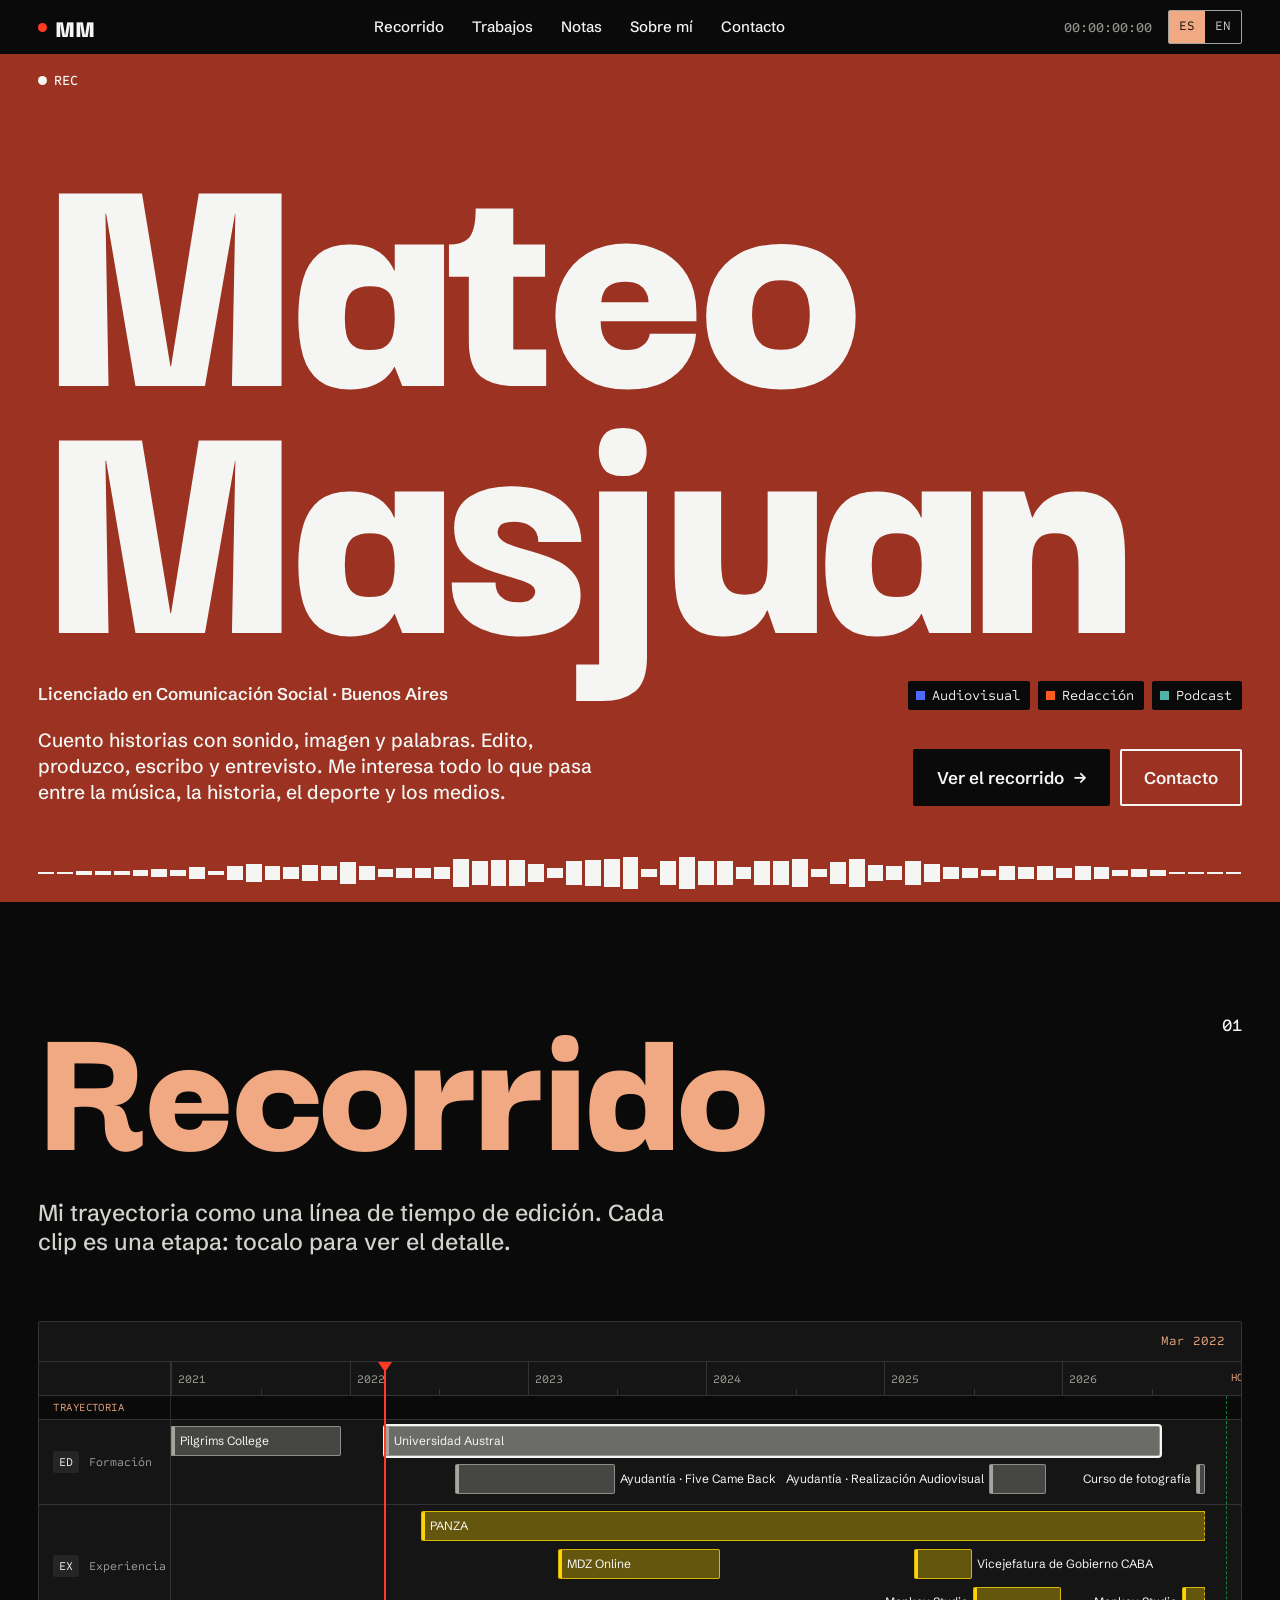
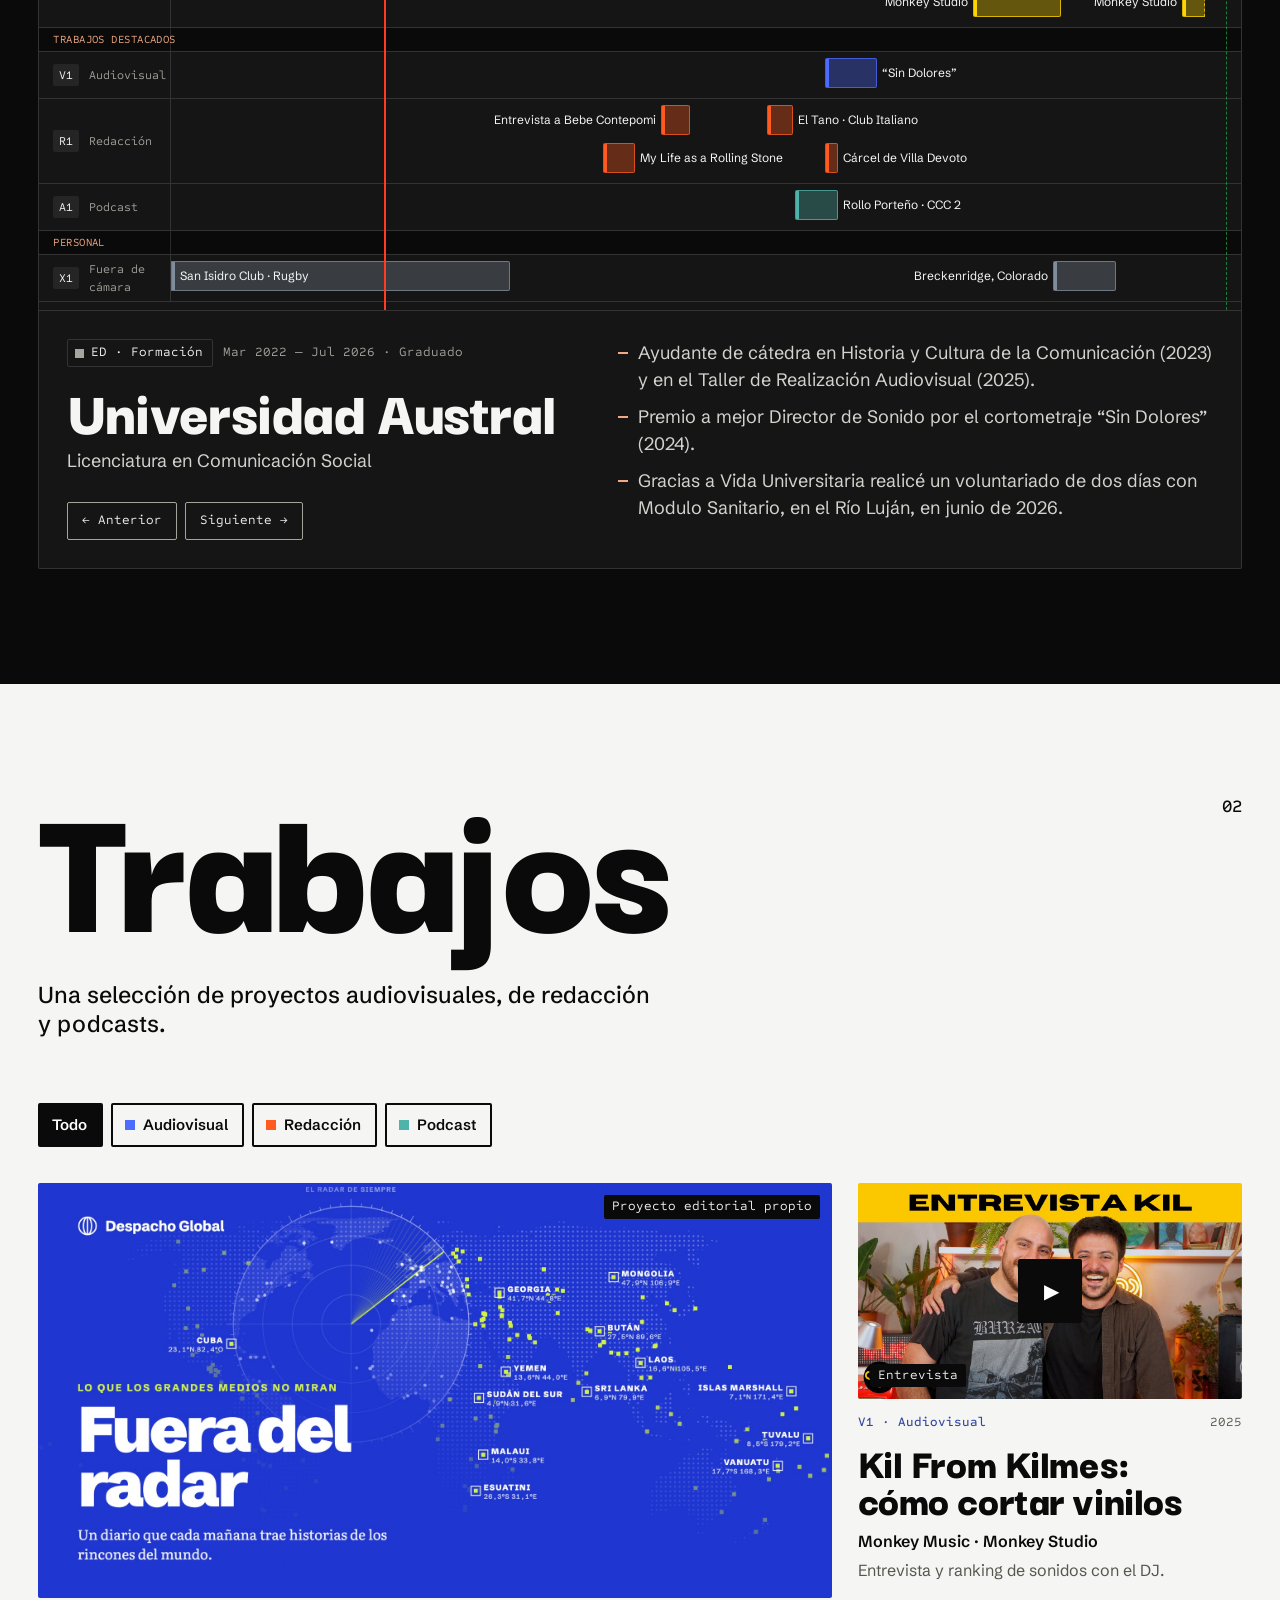
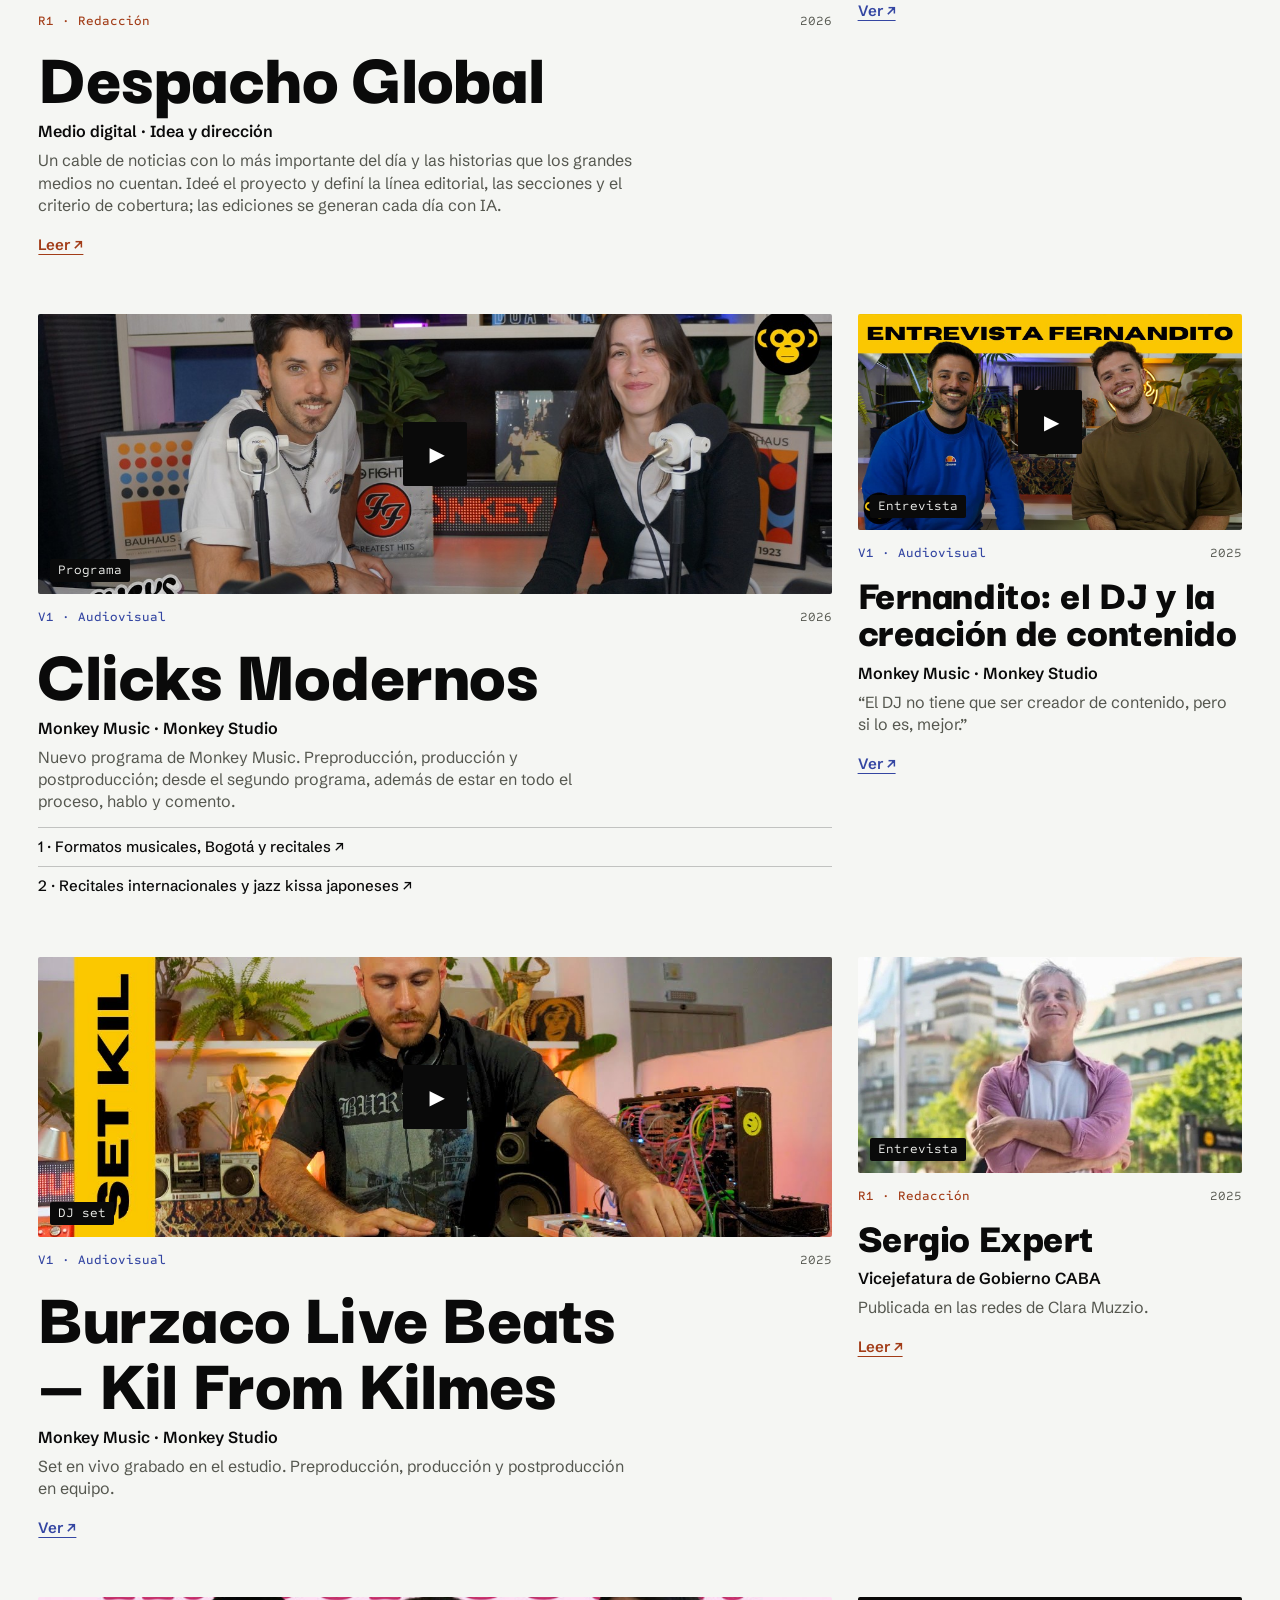
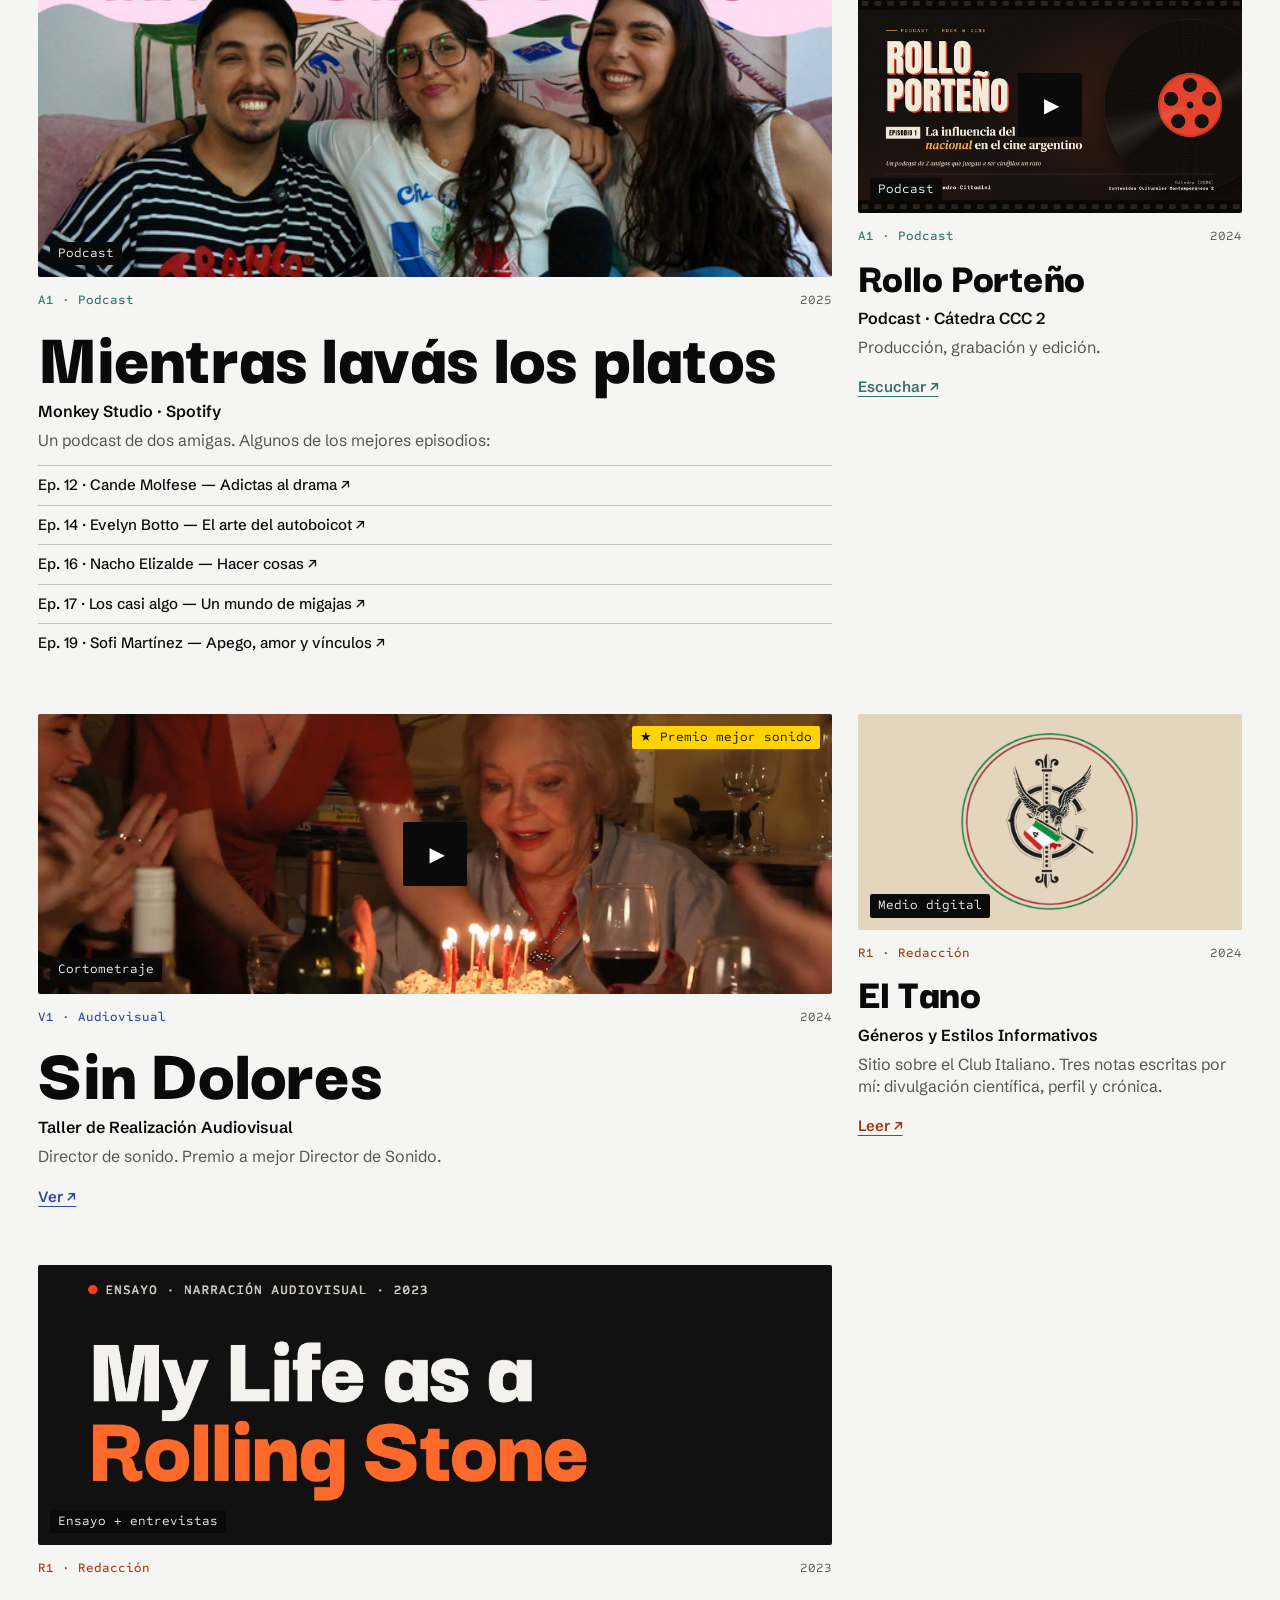
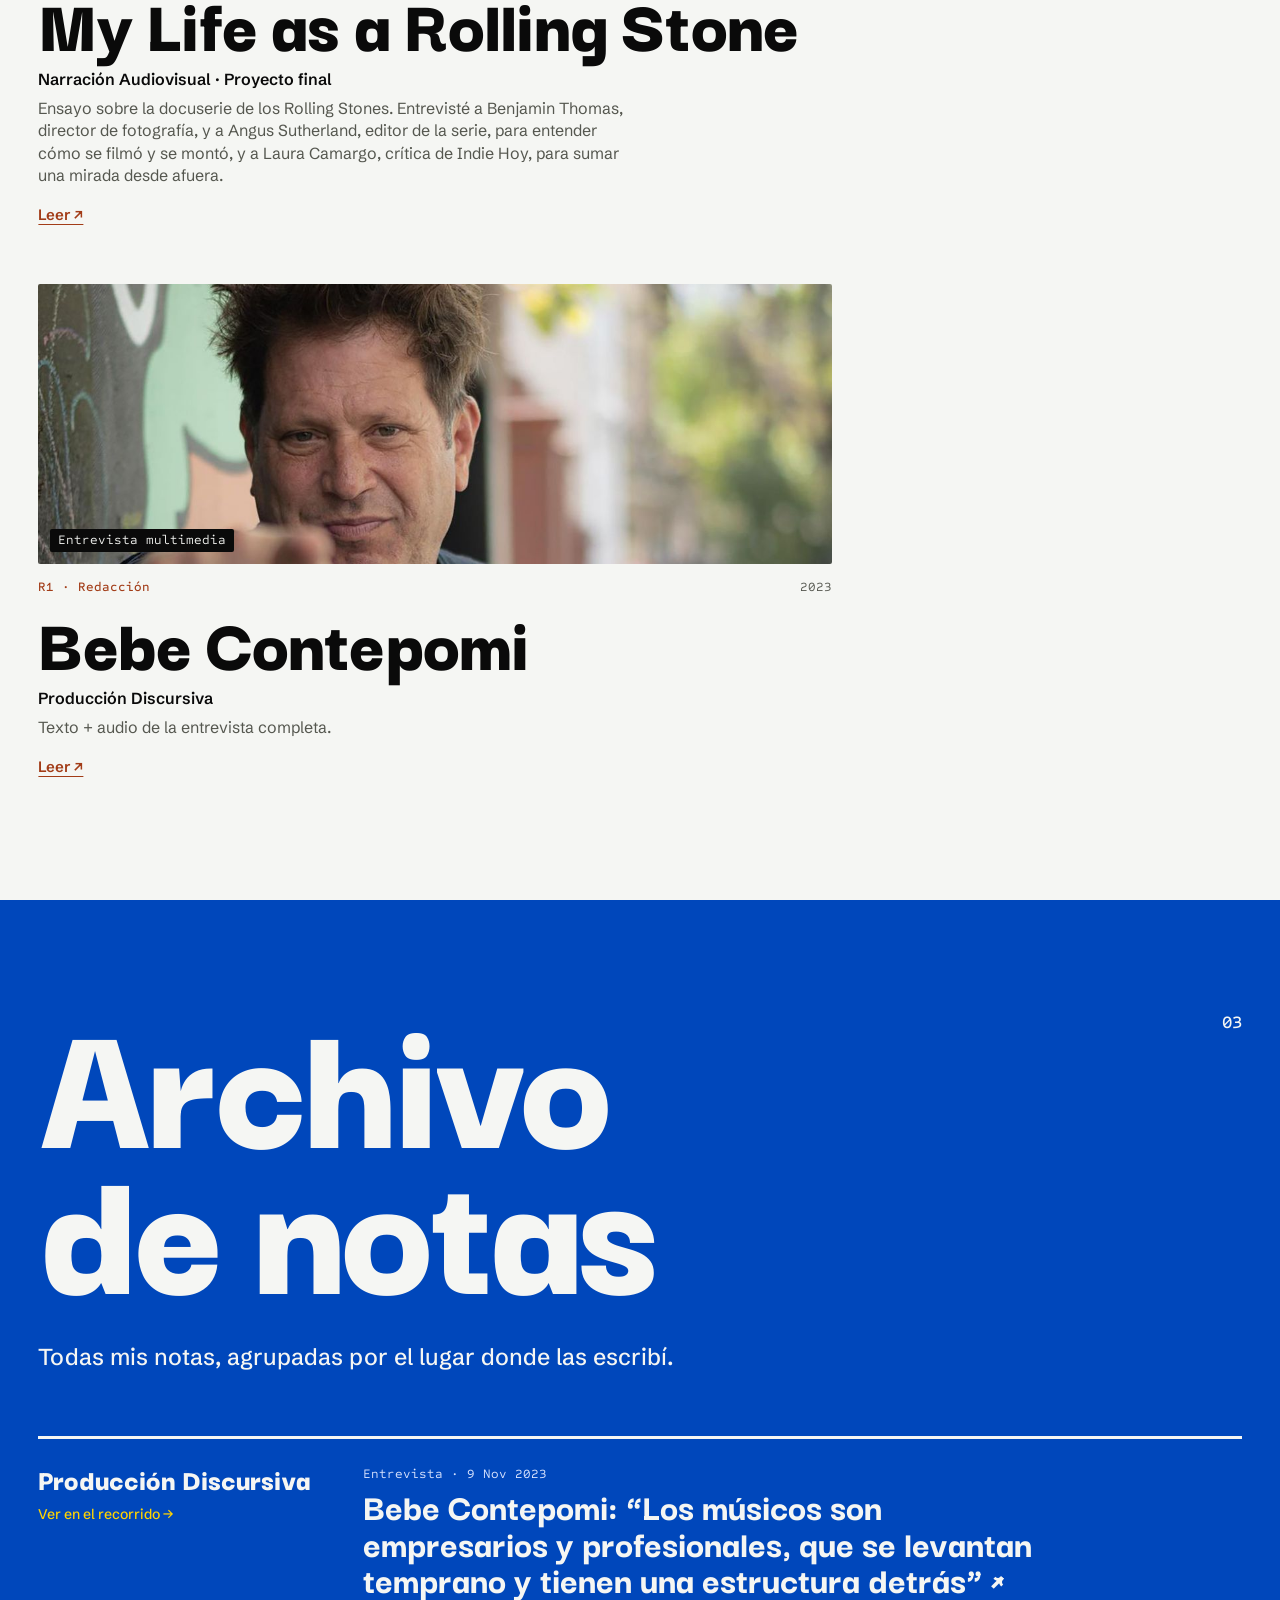
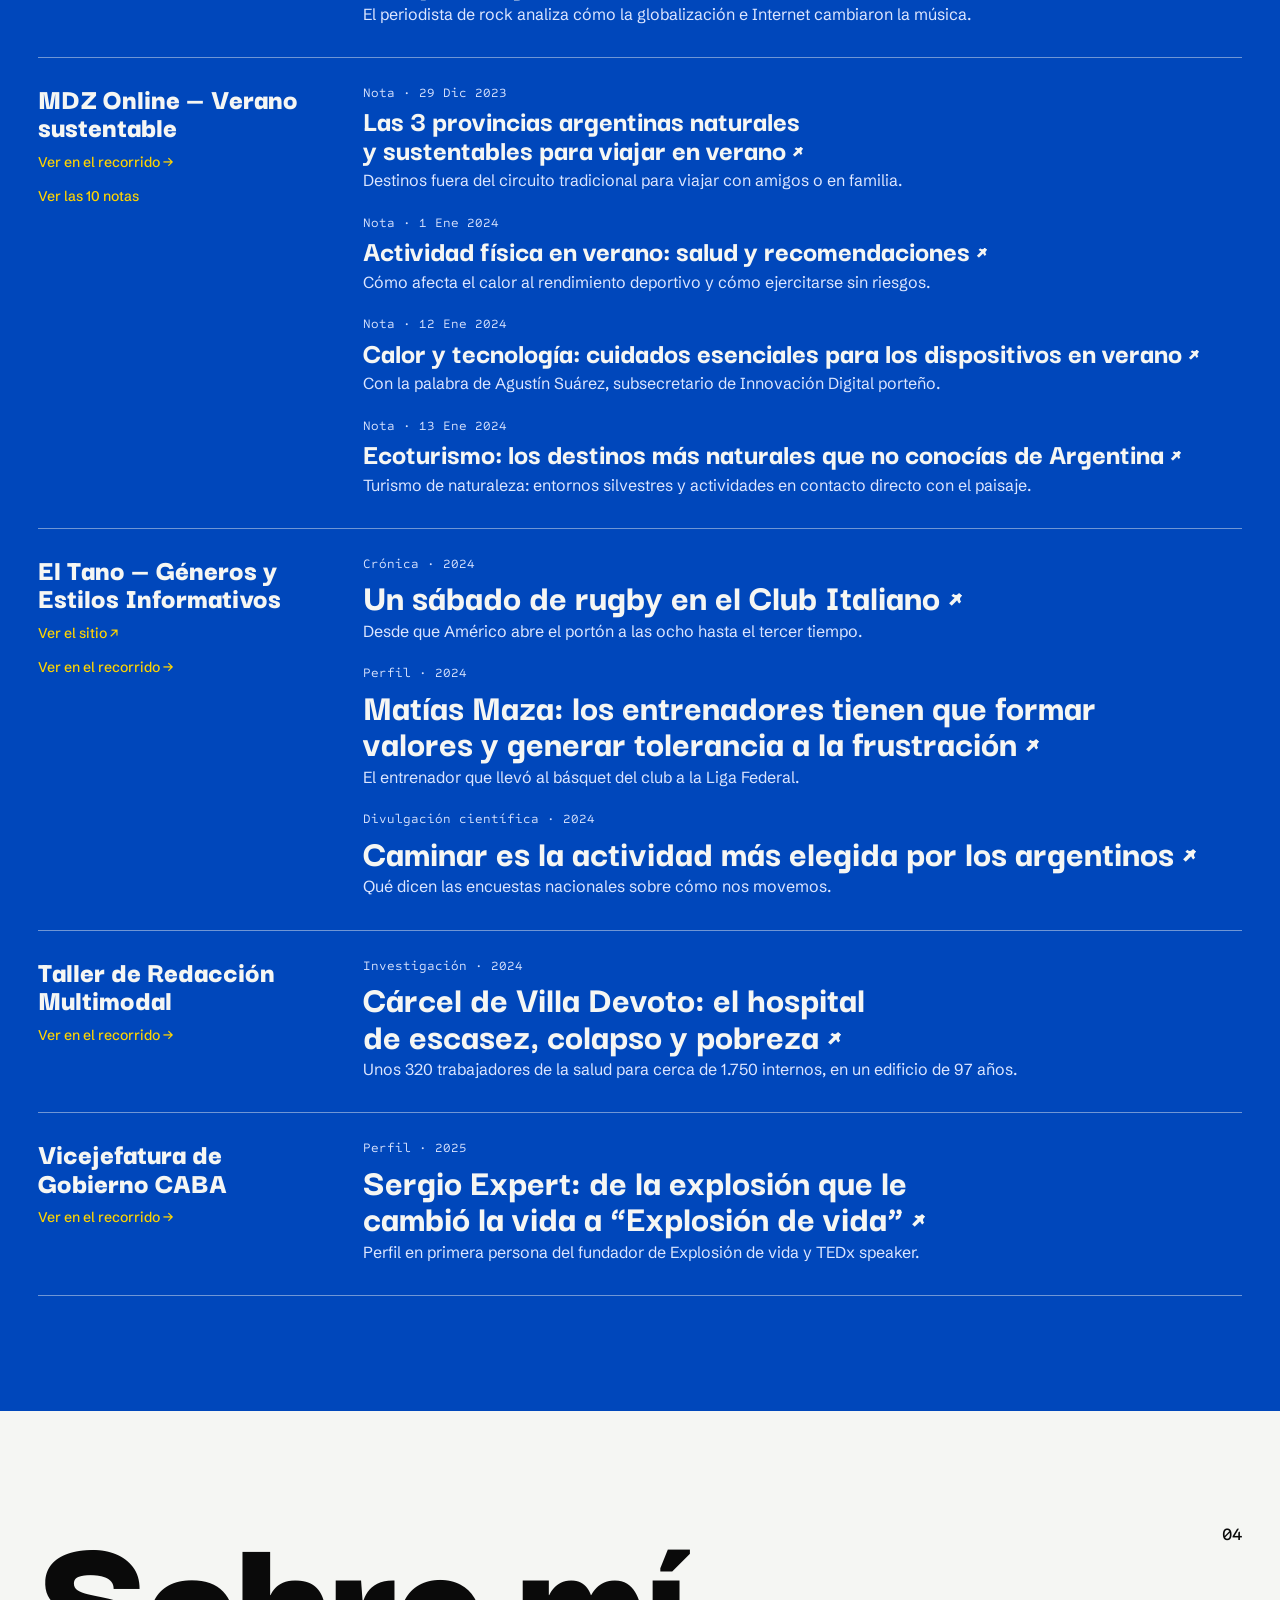
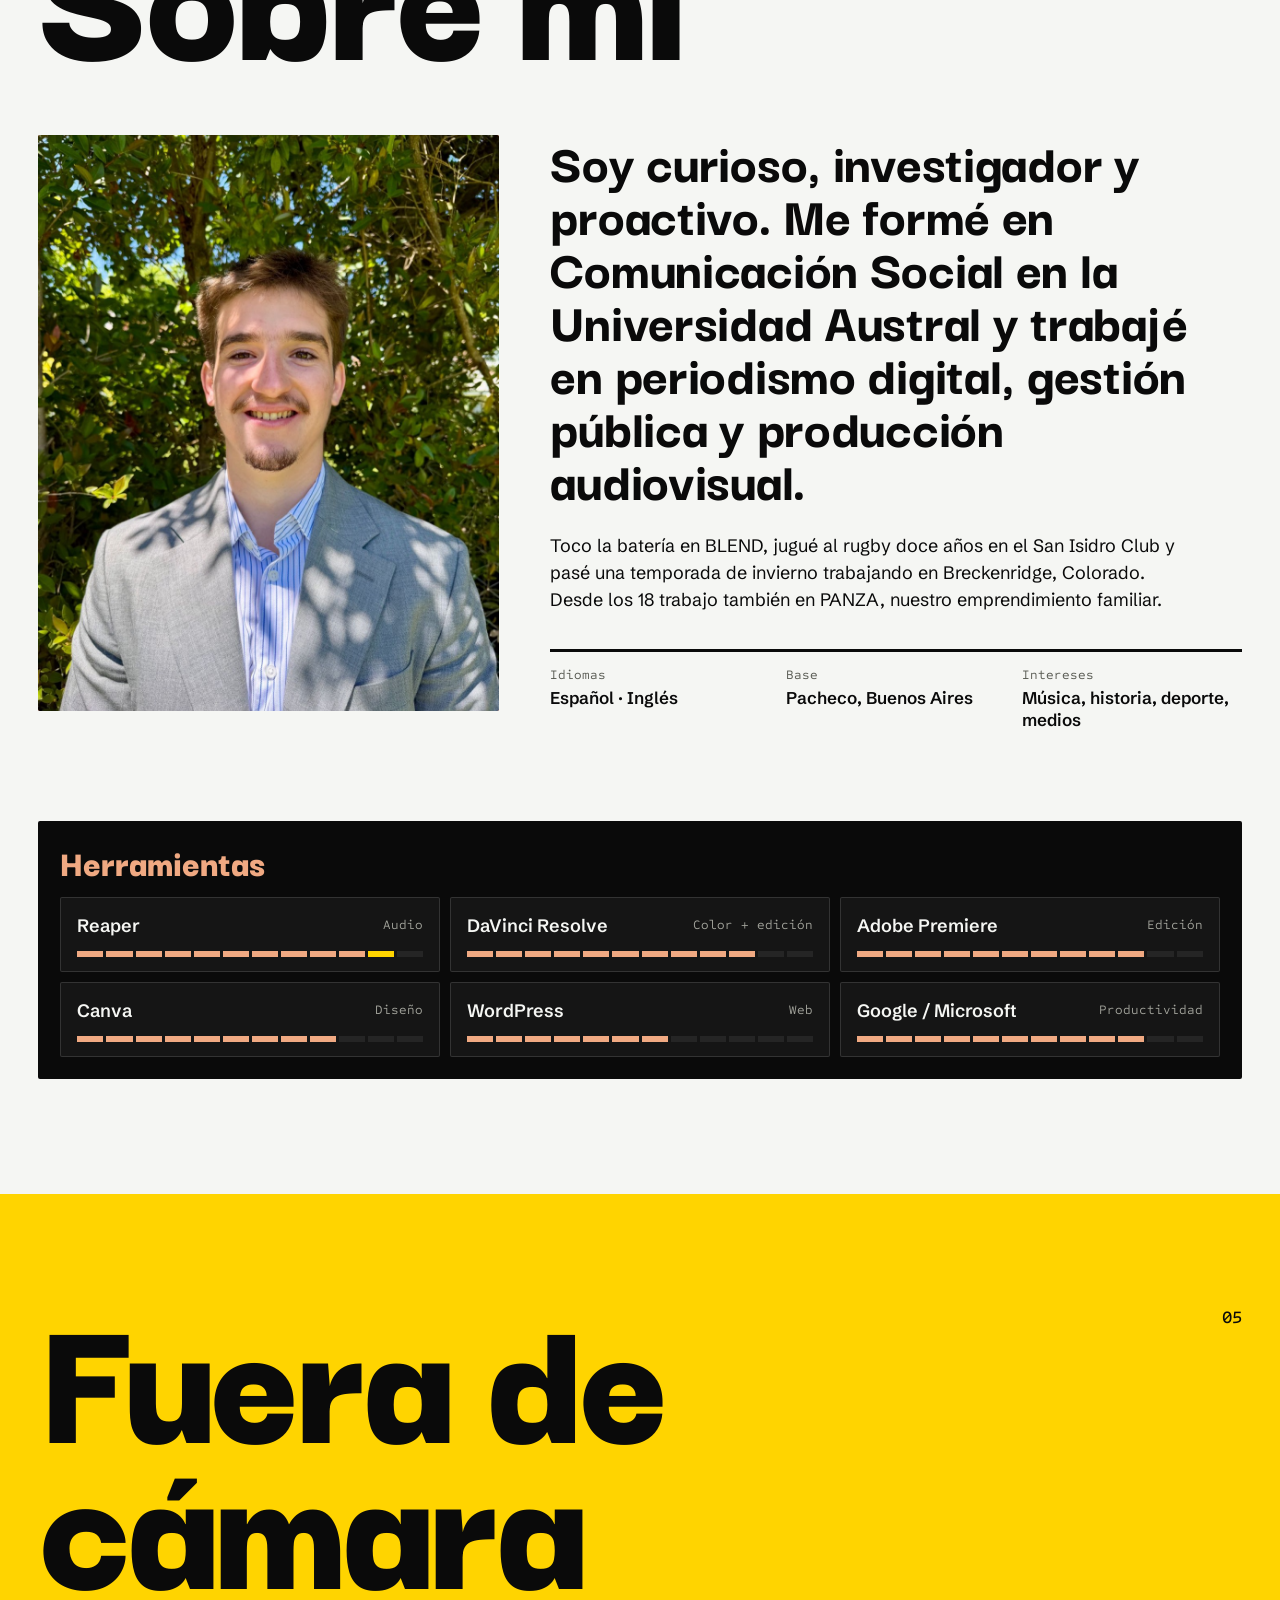
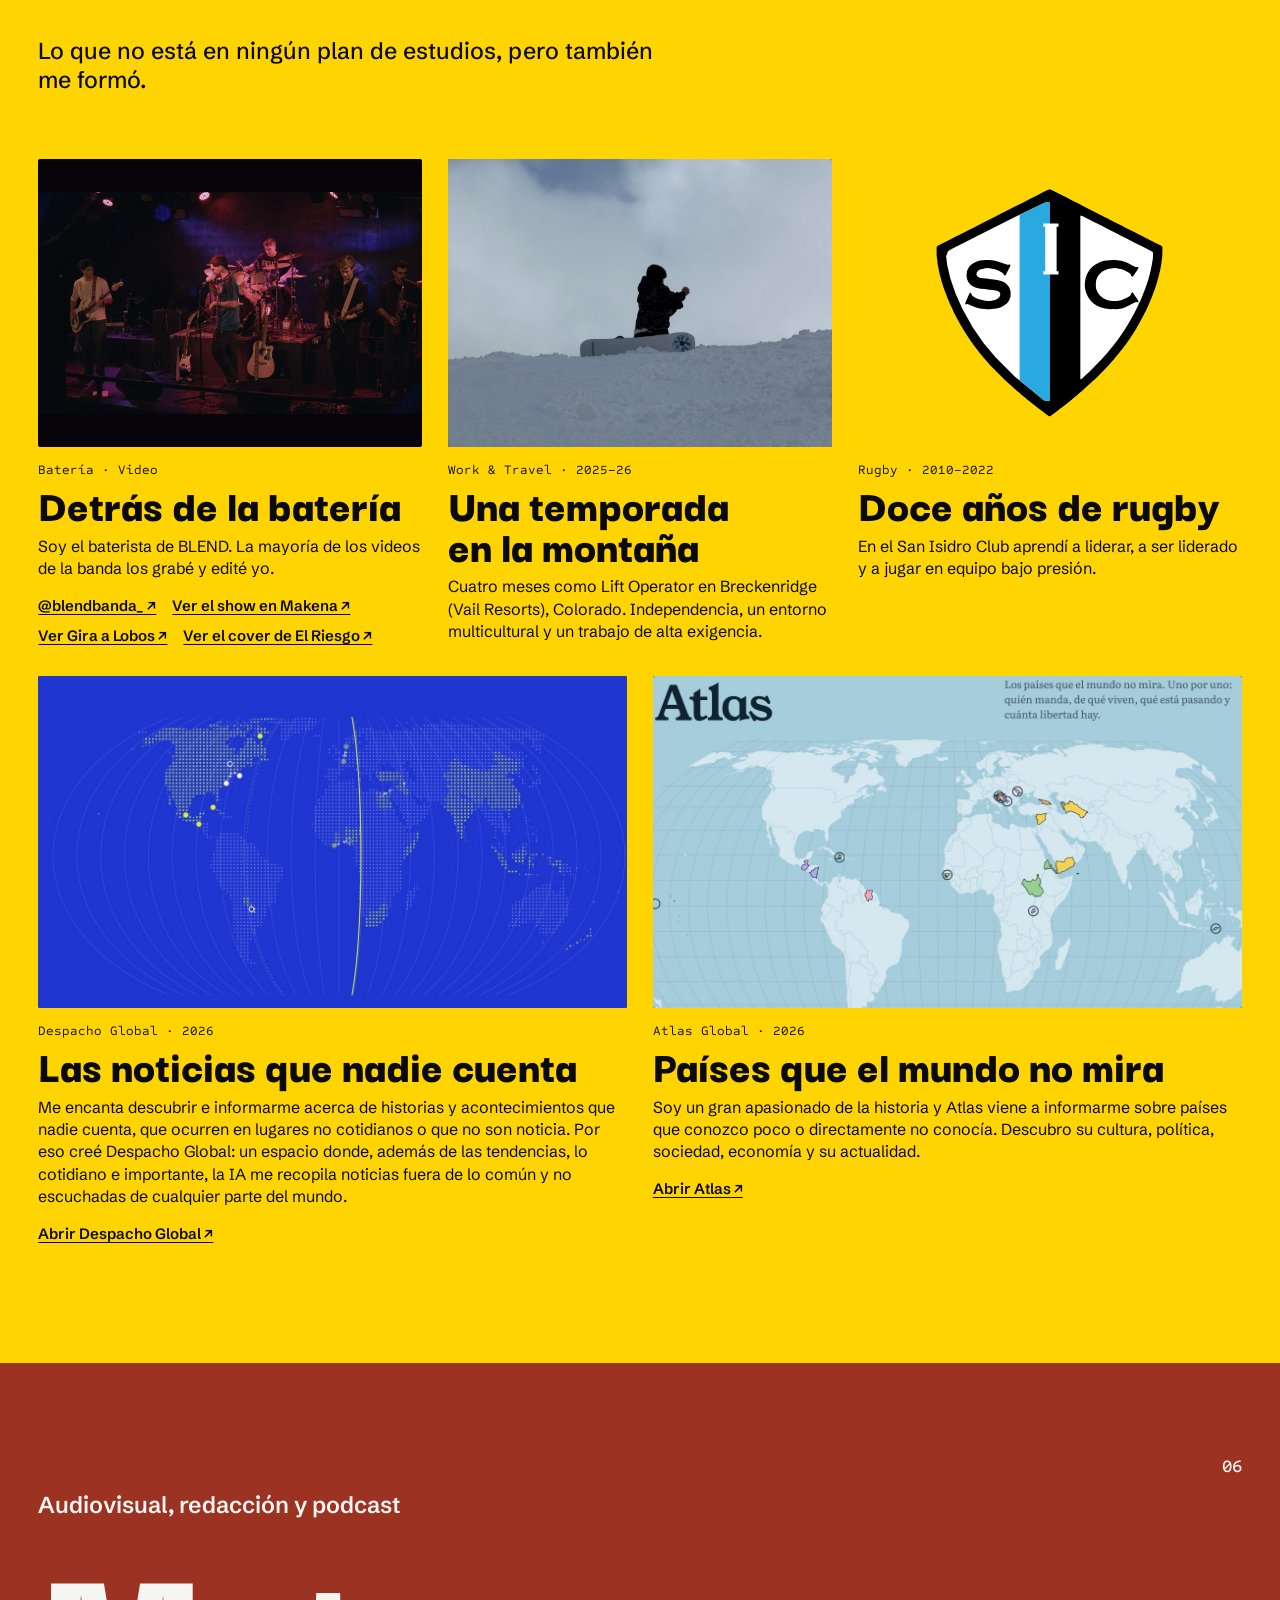
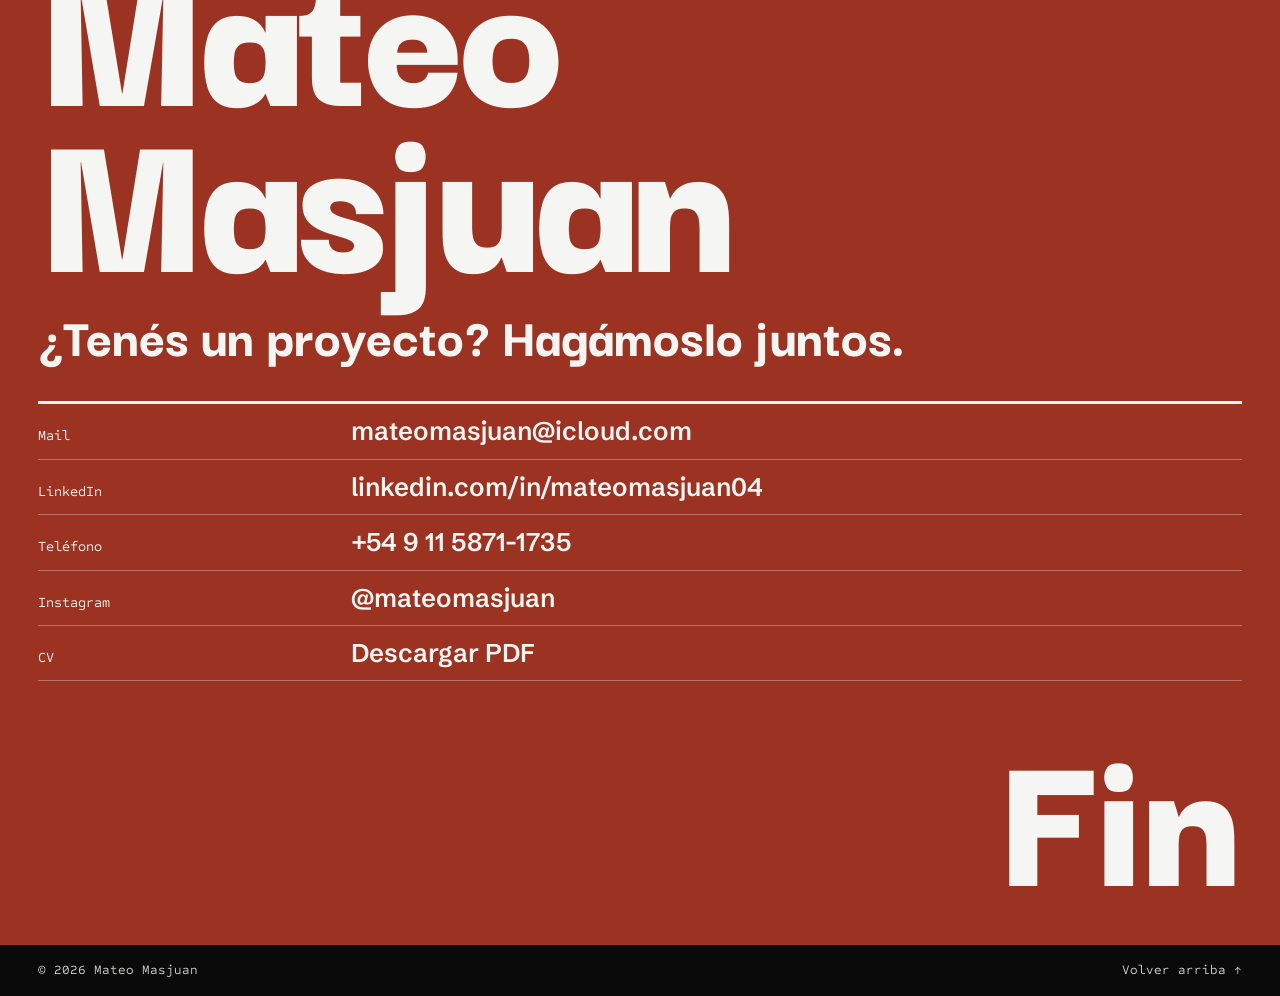
<file: index.html>
<!doctype html>
<html lang="es">
<head>
  <meta charset="utf-8">
  <meta name="viewport" content="width=device-width, initial-scale=1">
  <title>Mateo Masjuan — Comunicación, audiovisual y redacción</title>
  <meta name="description" content="Portfolio de Mateo Masjuan: Licenciado en Comunicación Social. Audiovisual, redacción, periodismo y podcast.">
  <meta property="og:type" content="website">
  <meta property="og:url" content="https://mateomasjuan.github.io/">
  <meta property="og:title" content="Mateo Masjuan — Comunicación, audiovisual y redacción">
  <meta property="og:description" content="Licenciado en Comunicación Social. Audiovisual, redacción, periodismo y podcast.">
  <meta property="og:image" content="https://mateomasjuan.github.io/assets/img/og-portfolio.jpg">
  <meta property="og:image:width" content="1200">
  <meta property="og:image:height" content="627">
  <meta property="og:locale" content="es_AR">
  <meta name="twitter:card" content="summary_large_image">
  <meta name="author" content="Mateo Masjuan">
  <link rel="icon" href="favicon.ico" sizes="32x32">
  <link rel="icon" href="assets/icon/favicon.svg" type="image/svg+xml">
  <link rel="apple-touch-icon" href="assets/icon/apple-touch-icon.png">
  <link rel="preconnect" href="https://fonts.googleapis.com">
  <link rel="preconnect" href="https://fonts.gstatic.com" crossorigin>
  <link href="https://fonts.googleapis.com/css2?family=Darker+Grotesque:wght@700;800;900&family=Schibsted+Grotesk:wght@400;500;600&family=Sometype+Mono:wght@400;500&display=swap" rel="stylesheet">
  <link rel="stylesheet" href="assets/css/styles.css?v=31">
</head>
<body>

  <!-- ============ NAV ============ -->
  <header class="nav">
    <a href="#top" class="nav__brand" aria-label="Inicio">
      <span class="rec-dot" aria-hidden="true"></span>
      <span>MM</span>
    </a>
    <nav class="nav__links" aria-label="Secciones">
      <a href="#recorrido" data-i18n="nav.timeline">Recorrido</a>
      <a href="#trabajos" data-i18n="nav.work">Trabajos</a>
      <a href="#archivo" data-i18n="nav.archive">Notas</a>
      <a href="#sobre-mi" data-i18n="nav.about">Sobre mí</a>
      <a href="#contacto" data-i18n="nav.contact">Contacto</a>
    </nav>
    <div class="nav__right">
      <span class="timecode" id="timecode" aria-hidden="true">00:00:00:00</span>
      <div class="lang" role="group" aria-label="Idioma / Language">
        <button type="button" data-lang="es" aria-pressed="true">ES</button>
        <button type="button" data-lang="en" aria-pressed="false">EN</button>
      </div>
    </div>
  </header>

  <main id="top">

    <!-- ============ 00 · HERO ============ -->
    <section class="hero">
      <div class="hero__text">
        <p class="eyebrow"><span class="rec-dot" aria-hidden="true"></span> <span data-i18n="hero.eyebrow">Licenciado en Comunicación Social · Buenos Aires</span></p>
        <h1 class="hero__name">Mateo<br><em>Masjuan</em></h1>
        <p class="hero__lead" data-i18n="hero.lead">Cuento historias con sonido, imagen y palabras. Edito, produzco, escribo y entrevisto. Me interesa todo lo que pasa entre la música, la historia, el deporte y los medios.</p>
        <div class="hero__roles">
          <span class="chip chip--v" data-i18n="track.v">Audiovisual</span>
          <span class="chip chip--r" data-i18n="track.r">Redacción</span>
          <span class="chip chip--a" data-i18n="track.a">Podcast</span>
        </div>
        <div class="hero__cta">
          <a href="#recorrido" class="btn btn--primary"><span data-i18n="hero.cta">Ver el recorrido</span> <span aria-hidden="true">→</span></a>
          <a href="#contacto" class="btn" data-i18n="hero.cta2">Contacto</a>
        </div>
      </div>

      <div class="monitor" aria-hidden="true">
        <div class="monitor__screen">
          <div class="monitor__hud monitor__hud--tl"><span class="rec-dot"></span> REC</div>
          <div class="monitor__wave"></div>
        </div>
      </div>
    </section>

    <!-- ============ 01 · RECORRIDO ============ -->
    <section class="section section--dark" id="recorrido">
      <div class="section__head">
        <p class="section__num">01</p>
        <h2 class="section__title" data-i18n="tl.title">Recorrido</h2>
        <p class="section__sub" data-i18n="tl.sub">Mi trayectoria como una línea de tiempo de edición. Cada clip es una etapa: tocalo para ver el detalle.</p>
      </div>

      <div class="editor">
        <div class="editor__bar">
          <span class="editor__tc" id="playhead-tc">2019 · 01</span>
        </div>
        <div class="editor__scroll" id="tl-scroll">
          <div class="timeline" id="timeline">
            <!-- se genera desde main.js -->
          </div>
        </div>
        <div class="inspector" id="inspector" aria-live="polite">
          <!-- se genera desde main.js -->
        </div>
      </div>
    </section>

    <!-- ============ 02 · TRABAJOS ============ -->
    <section class="section" id="trabajos">
      <div class="section__head">
        <p class="section__num">02</p>
        <h2 class="section__title" data-i18n="work.title">Trabajos</h2>
        <p class="section__sub" data-i18n="work.sub">Una selección de proyectos audiovisuales, de redacción y podcasts.</p>
      </div>
      <div class="filters" role="group" aria-label="Filtrar" id="filters"></div>
      <div class="works" id="works"></div>
    </section>

    <!-- ============ 03 · ARCHIVO DE NOTAS ============ -->
    <section class="section section--paper" id="archivo">
      <div class="section__head">
        <p class="section__num">03</p>
        <h2 class="section__title" data-i18n="arc.title">Archivo de notas</h2>
        <p class="section__sub" data-i18n="arc.sub">Todas mis notas, agrupadas por el lugar donde las escribí.</p>
      </div>
      <div class="archive" id="archive"></div>
    </section>

    <!-- ============ 04 · SOBRE MÍ ============ -->
    <section class="section" id="sobre-mi">
      <div class="section__head">
        <p class="section__num">04</p>
        <h2 class="section__title" data-i18n="about.title">Sobre mí</h2>
      </div>
      <div class="about">
        <div class="about__photo">
          <img src="assets/img/retrato.jpg?v=2" alt="Mateo Masjuan" width="1000" height="1333" loading="lazy">
        </div>
        <div class="about__text">
          <p class="about__big" data-i18n="about.p1">Soy curioso, investigador y proactivo. Me formé en Comunicación Social en la Universidad Austral y trabajé en periodismo digital, gestión pública y producción audiovisual.</p>
          <p data-i18n="about.p2">Toco la batería en BLEND, jugué al rugby doce años en el San Isidro Club y pasé una temporada de invierno trabajando en Breckenridge, Colorado. Desde los 18 trabajo también en PANZA, nuestro emprendimiento familiar.</p>
          <dl class="facts">
            <div><dt data-i18n="about.f1">Idiomas</dt><dd data-i18n="about.f1v">Español · Inglés</dd></div>
            <div><dt data-i18n="about.f2">Base</dt><dd>Pacheco, Buenos Aires</dd></div>
            <div><dt data-i18n="about.f3">Intereses</dt><dd data-i18n="about.f3v">Música, historia, deporte, medios</dd></div>
          </dl>
        </div>
      </div>

      <div class="rack">
        <p class="rack__label" data-i18n="tools.title">Herramientas</p>
        <div class="rack__rows" id="tools"></div>
      </div>
    </section>

    <!-- ============ 05 · FUERA DE CÁMARA ============ -->
    <section class="section section--paper" id="fuera">
      <div class="section__head">
        <p class="section__num">05</p>
        <h2 class="section__title" data-i18n="off.title">Fuera de cámara</h2>
        <p class="section__sub" data-i18n="off.sub">Lo que no está en ningún plan de estudios, pero también me formó.</p>
      </div>
      <div class="offcam">
        <article class="off">
          <div class="off__media off__media--photo"><img src="assets/img/blend.jpg" alt="BLEND en vivo" loading="lazy"></div>
          <p class="off__tag" data-i18n="off.blend.tag">Batería · Video</p>
          <h3 data-i18n="off.blend.t">Detrás de la batería</h3>
          <p data-i18n="off.blend.d">Soy el baterista de BLEND. La mayoría de los videos de la banda los grabé y edité yo.</p>
          <p class="off__links"><a href="https://www.instagram.com/blendbanda_/" target="_blank" rel="noopener">@blendbanda_ ↗</a><a href="https://www.youtube.com/watch?v=hZSEX0QSe3I" target="_blank" rel="noopener" data-i18n="off.blend.watch">Ver el show en Makena ↗</a><a href="https://www.youtube.com/watch?v=YMHljfGHjSc" target="_blank" rel="noopener" data-i18n="off.blend.lobos">Ver Gira a Lobos ↗</a><a href="https://www.youtube.com/watch?v=_vxzLjPUtFY" target="_blank" rel="noopener" data-i18n="off.blend.riesgo">Ver el cover de El Riesgo ↗</a></p>
        </article>
        <article class="off">
          <div class="off__media off__media--cover"><img src="assets/img/breckenridge.jpg" alt="Mateo en la nieve con su tabla, en Breckenridge" loading="lazy"></div>
          <p class="off__tag">Work &amp; Travel · 2025–26</p>
          <h3 data-i18n="off.wat.t">Una temporada en la montaña</h3>
          <p data-i18n="off.wat.d">Cuatro meses como Lift Operator en Breckenridge (Vail Resorts), Colorado. Independencia, un entorno multicultural y un trabajo de alta exigencia.</p>
        </article>
        <article class="off">
          <div class="off__media off__media--logo"><img src="assets/img/escudo-sic.svg" alt="Escudo del San Isidro Club" loading="lazy"></div>
          <p class="off__tag">Rugby · 2010–2022</p>
          <h3 data-i18n="off.rugby.t">Doce años de rugby</h3>
          <p data-i18n="off.rugby.d">En el San Isidro Club aprendí a liderar, a ser liderado y a jugar en equipo bajo presión.</p>
        </article>
        <article class="off off--wide">
          <div class="off__media off__media--cover"><img src="assets/img/despacho.jpg" alt="Mapa de Despacho Global con las historias del día" loading="lazy"></div>
          <p class="off__tag">Despacho Global · 2026</p>
          <h3 data-i18n="off.desp.t">Las noticias que nadie cuenta</h3>
          <p data-i18n="off.desp.d">Me encanta descubrir e informarme acerca de historias y acontecimientos que nadie cuenta, que ocurren en lugares no cotidianos o que no son noticia. Por eso creé Despacho Global: un espacio donde, además de las tendencias, lo cotidiano e importante, la IA me recopila noticias fuera de lo común y no escuchadas de cualquier parte del mundo.</p>
          <p class="off__links"><a href="despacho-global/index.html" target="_blank" rel="noopener" data-i18n="off.desp.link">Abrir Despacho Global ↗</a></p>
        </article>
        <article class="off off--wide">
          <div class="off__media off__media--cover"><img src="assets/img/atlas.jpg" alt="Mapa de Atlas Global con los países reseñados" loading="lazy"></div>
          <p class="off__tag">Atlas Global · 2026</p>
          <h3 data-i18n="off.atlas.t">Países que el mundo no mira</h3>
          <p data-i18n="off.atlas.d">Soy un gran apasionado de la historia y Atlas viene a informarme sobre países que conozco poco o directamente no conocía. Descubro su cultura, política, sociedad, economía y su actualidad.</p>
          <p class="off__links"><a href="atlas-global/index.html" target="_blank" rel="noopener" data-i18n="off.atlas.link">Abrir Atlas ↗</a></p>
        </article>
      </div>
    </section>

    <!-- ============ 06 · CRÉDITOS / CONTACTO ============ -->
    <section class="credits" id="contacto">
      <p class="section__num">06</p>
      <p class="credits__role" data-i18n="cr.role">Audiovisual, redacción y podcast</p>
      <h2 class="credits__name">Mateo Masjuan</h2>
      <p class="credits__cta" data-i18n="cr.cta">¿Tenés un proyecto? Hagámoslo juntos.</p>
      <ul class="credits__list">
        <li><span data-i18n="cr.mail">Mail</span><a href="mailto:mateomasjuan@icloud.com">mateomasjuan@icloud.com</a></li>
        <li><span>LinkedIn</span><a href="https://www.linkedin.com/in/mateomasjuan04" target="_blank" rel="noopener">linkedin.com/in/mateomasjuan04</a></li>
        <li><span data-i18n="cr.phone">Teléfono</span><a href="tel:+5491158711735">+54 9 11 5871-1735</a></li>
        <li><span>Instagram</span><a href="https://www.instagram.com/mateomasjuan/" target="_blank" rel="noopener">@mateomasjuan</a></li>
        <li><span data-i18n="cr.cv">CV</span><a href="assets/cv/CV_Mateo_Masjuan.pdf?v=2" target="_blank" rel="noopener" data-i18n="cr.cvlink">Descargar PDF</a></li>
      </ul>
      <p class="credits__fin" data-i18n="cr.fin">Fin</p>
    </section>
  </main>

  <footer class="footer">
    <span>© 2026 Mateo Masjuan</span>
    <a href="#top" data-i18n="footer.top">Volver arriba ↑</a>
  </footer>

  <script src="assets/js/content.js?v=40"></script>
  <script src="assets/js/main.js?v=36"></script>
</body>
</html>
</file>
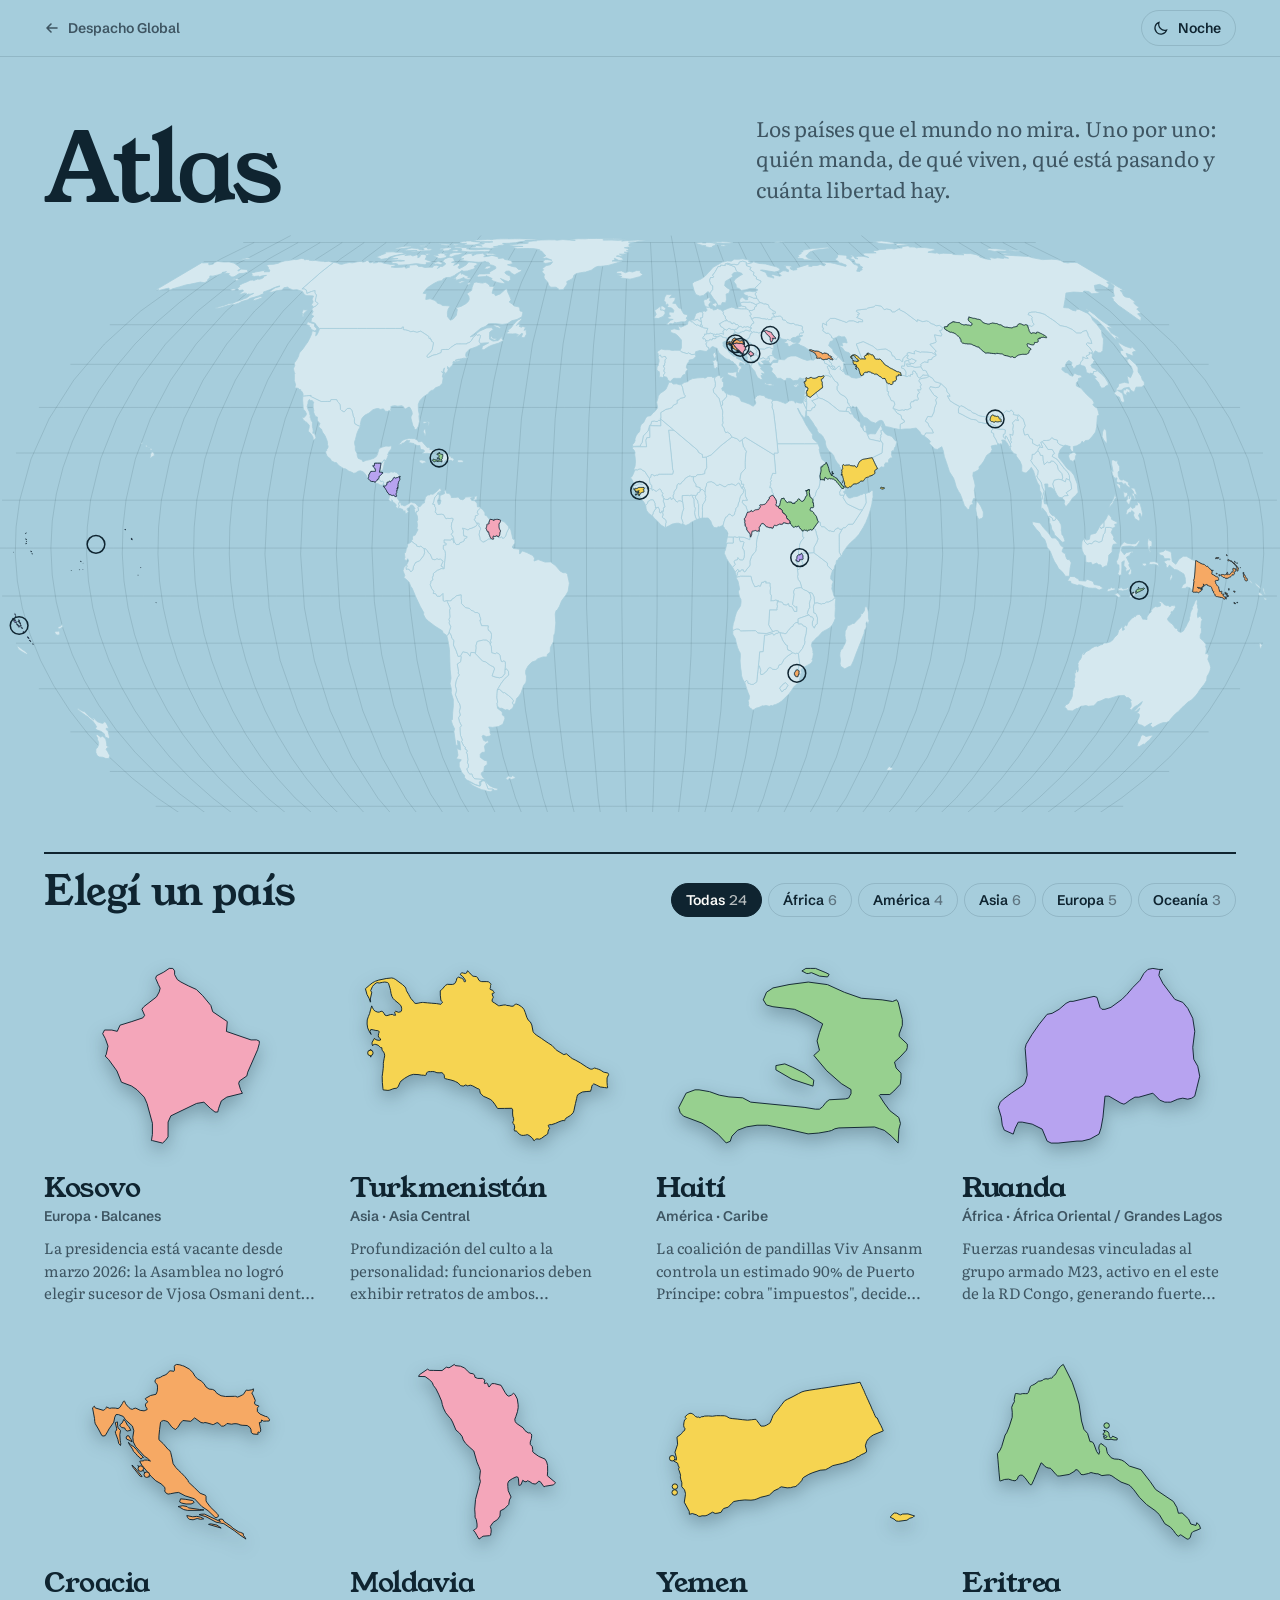
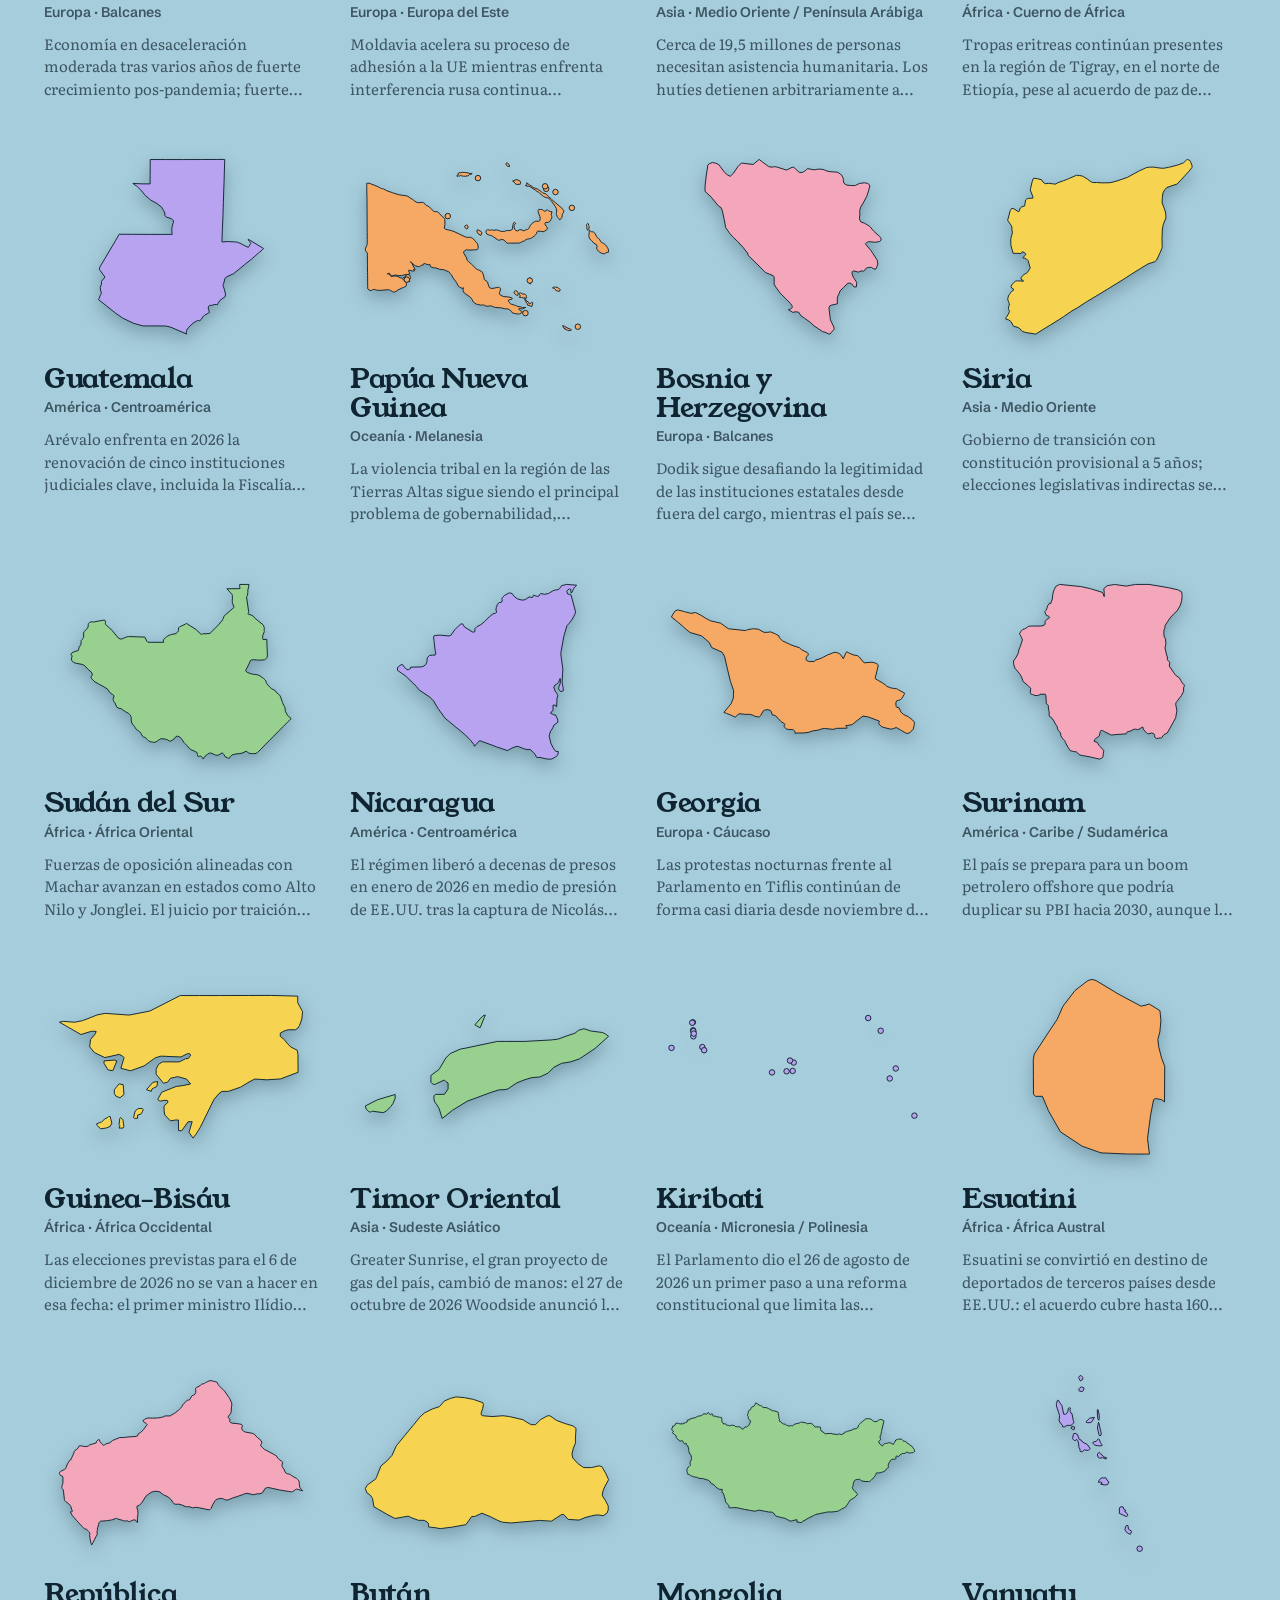
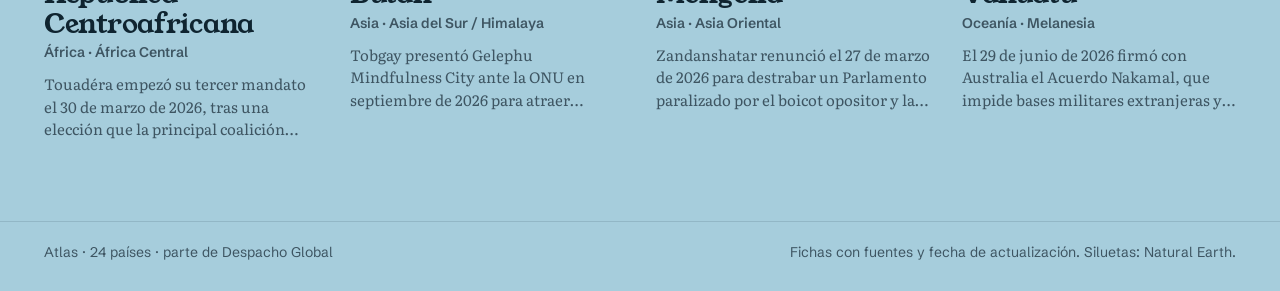
<file: atlas-global/index.html>
<!DOCTYPE html>
<html lang="es">
<head>
<meta charset="UTF-8">
<meta name="viewport" content="width=device-width, initial-scale=1">
<title>Atlas · Los países que el mundo no mira</title>
<link rel="icon" href="icon/favicon.ico?v=2" sizes="32x32">
<link rel="icon" href="icon/favicon.svg?v=2" type="image/svg+xml">
<link rel="icon" href="icon/favicon-32.png?v=2" type="image/png" sizes="32x32">
<link rel="apple-touch-icon" href="icon/apple-touch-icon.png?v=2">
<meta name="description" content="Fichas de países que casi nunca aparecen en las noticias: quién gobierna, de qué viven, qué está pasando y cuánta libertad hay.">
<script>
  // Comparte el modo papel/noche con Despacho Global, y se aplica antes de pintar.
  try{ document.documentElement.dataset.theme = localStorage.getItem('despacho-tema') === 'noche' ? 'noche' : 'dia'; }
  catch(e){ document.documentElement.dataset.theme = 'dia'; }
</script>
<link rel="preconnect" href="https://fonts.googleapis.com">
<link rel="preconnect" href="https://fonts.gstatic.com" crossorigin>
<link href="https://fonts.googleapis.com/css2?family=Young+Serif&family=Schibsted+Grotesk:wght@400;500;600;700;800&family=Literata:ital,opsz,wght@0,7..72,400;0,7..72,500;1,7..72,400&display=swap" rel="stylesheet">
<link rel="stylesheet" href="estilos.css?v=2">
</head>
<body data-view="indice">

<a class="skip" href="#contenido">Saltar al contenido</a>

<header class="topbar">
  <div class="topbar__in">
    <a class="topbar__back" href="../despacho-global/index.html">
      <svg viewBox="0 0 16 16" aria-hidden="true"><path d="M13 8H3M7 4 3 8l4 4"/></svg>
      <span>Despacho Global</span>
    </a>
    <a class="topbar__brand" href="#" aria-label="Atlas, todos los países">Atlas</a>
    <button class="theme" id="themeToggle" type="button" aria-label="Cambiar a modo noche">
      <svg class="theme__icon theme__icon--sun" viewBox="0 0 24 24" aria-hidden="true"><circle cx="12" cy="12" r="4.2"/><path d="M12 2.5v2.6M12 18.9v2.6M2.5 12h2.6M18.9 12h2.6M5.3 5.3l1.8 1.8M16.9 16.9l1.8 1.8M5.3 18.7l1.8-1.8M16.9 7.1l1.8-1.8"/></svg>
      <svg class="theme__icon theme__icon--moon" viewBox="0 0 24 24" aria-hidden="true"><path d="M19.5 14.6A8 8 0 0 1 9.4 4.5a8 8 0 1 0 10.1 10.1Z"/></svg>
      <span id="themeLabel">Noche</span>
    </button>
  </div>
</header>

<main id="contenido" tabindex="-1">

  <!-- ===== Índice: todos los países ===== -->
  <div class="view" data-view="indice">
    <section class="cover" aria-labelledby="titulo">
      <div class="cover__in">
        <h1 class="cover__title" id="titulo">Atlas</h1>
        <p class="cover__lede">Los países que el mundo no mira. Uno por uno: quién manda, de qué viven, qué está pasando y cuánta libertad hay.</p>
      </div>
      <div class="worldmap" id="worldmap">
        <p class="worldmap__tip" id="worldtip" hidden></p>
      </div>
    </section>

    <section class="catalogo" aria-labelledby="h-paises">
      <div class="catalogo__head">
        <h2 id="h-paises">Elegí un país</h2>
        <div class="filtros" id="filtros" role="group" aria-label="Filtrar por región"></div>
      </div>
      <ul class="paises" id="paises"></ul>
    </section>
  </div>

  <!-- ===== Ficha de un país ===== -->
  <article class="view ficha" data-view="ficha" id="ficha" hidden></article>

</main>

<footer class="foot">
  <div class="foot__in">
    <span id="footCount">Atlas · parte de Despacho Global</span>
    <span>Fichas con fuentes y fecha de actualización. Siluetas: Natural Earth.</span>
  </div>
</footer>

<script src="vendor/d3-array.min.js"></script>
<script src="vendor/d3-geo.min.js"></script>
<script src="vendor/topojson-client.min.js"></script>
<script src="datos/paises.js?v=1"></script>
<script src="datos/formas.js?v=2"></script>
<script src="datos/mundo.js"></script>
<script src="atlas.js?v=5"></script>
</body>
</html>
</file>
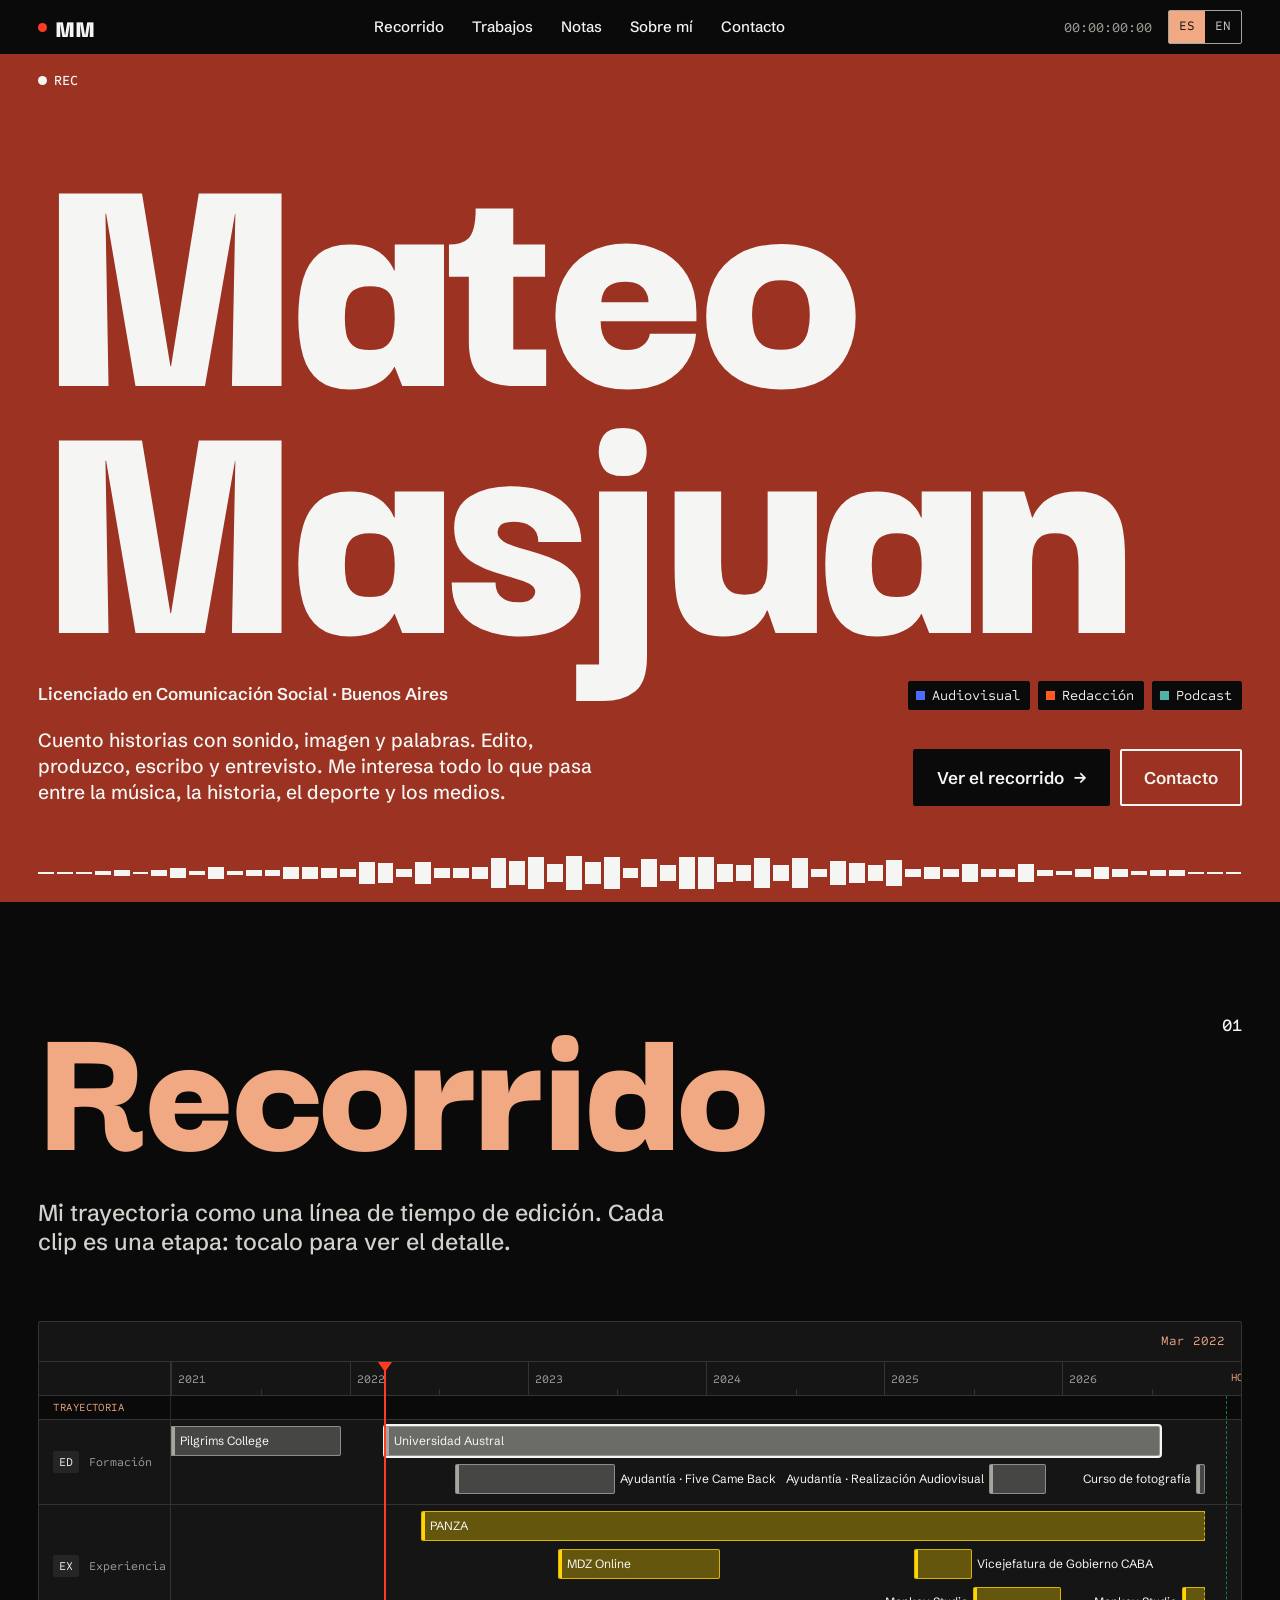
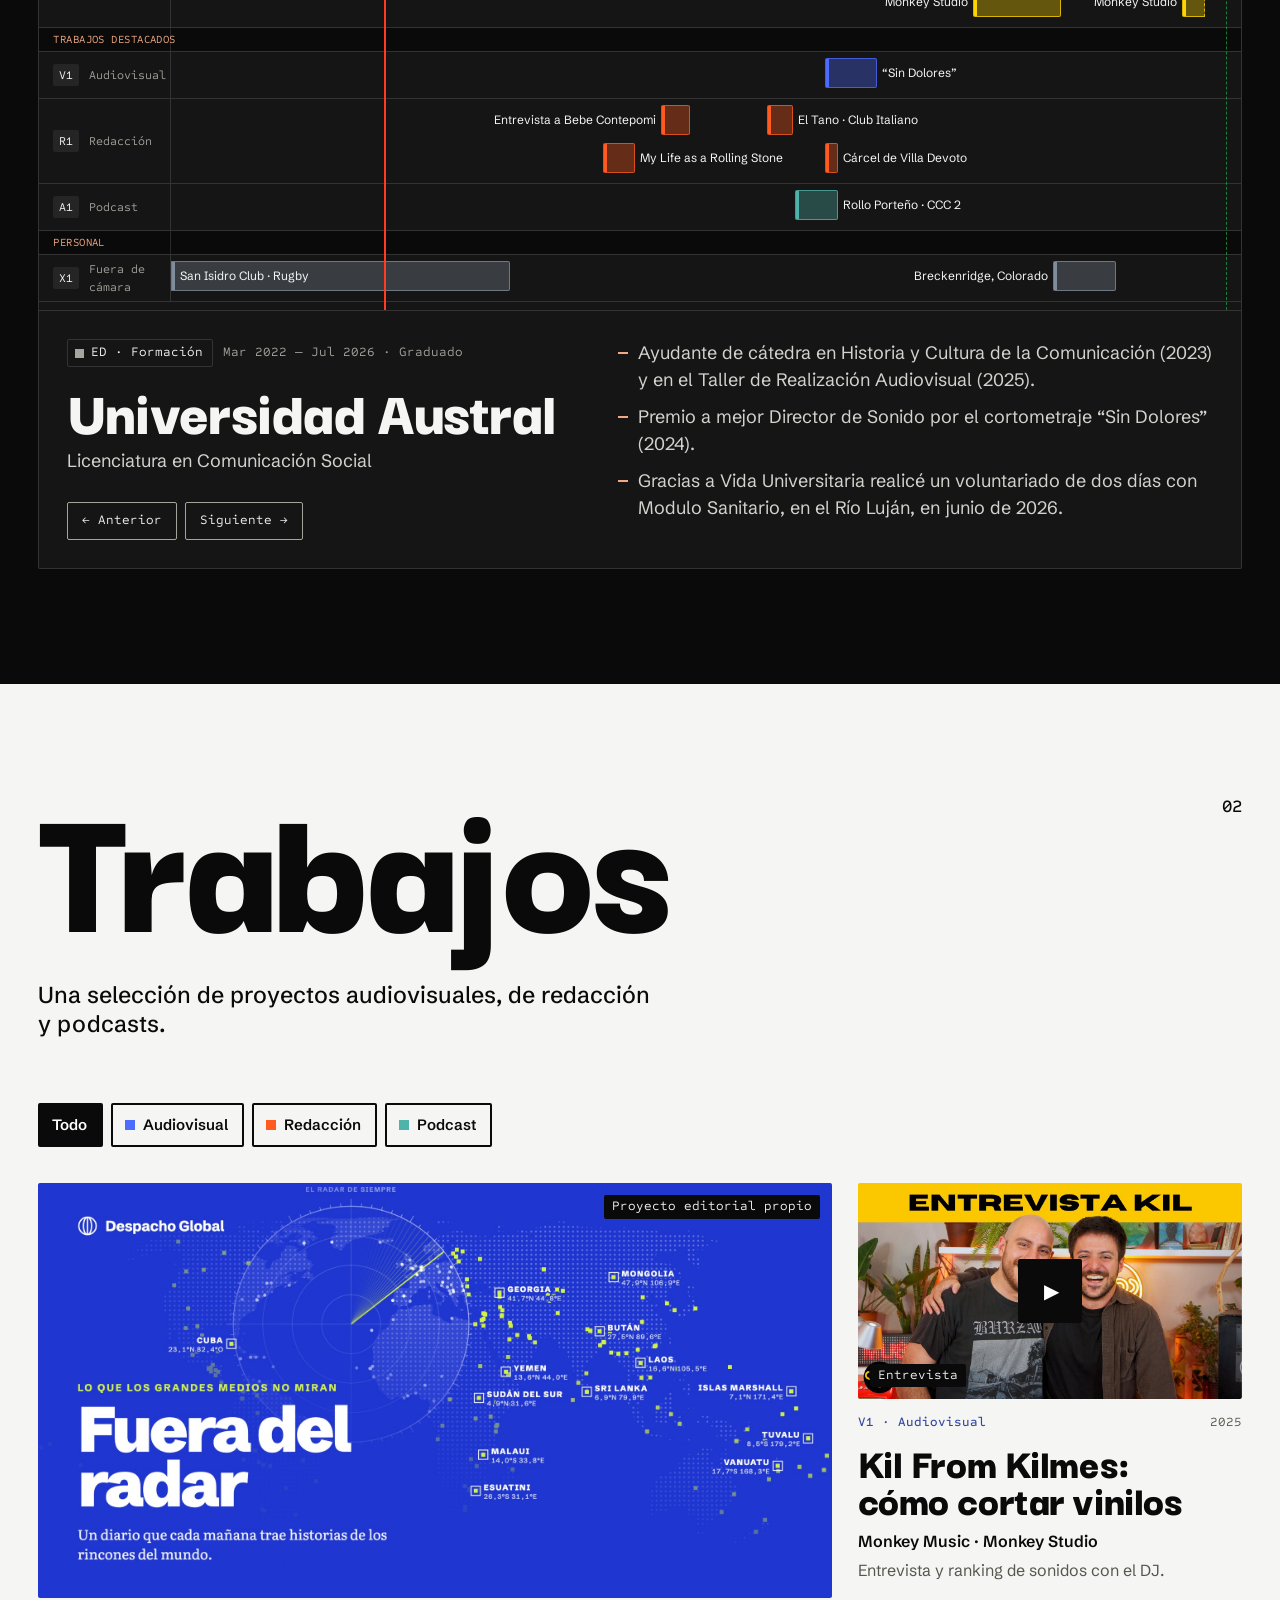
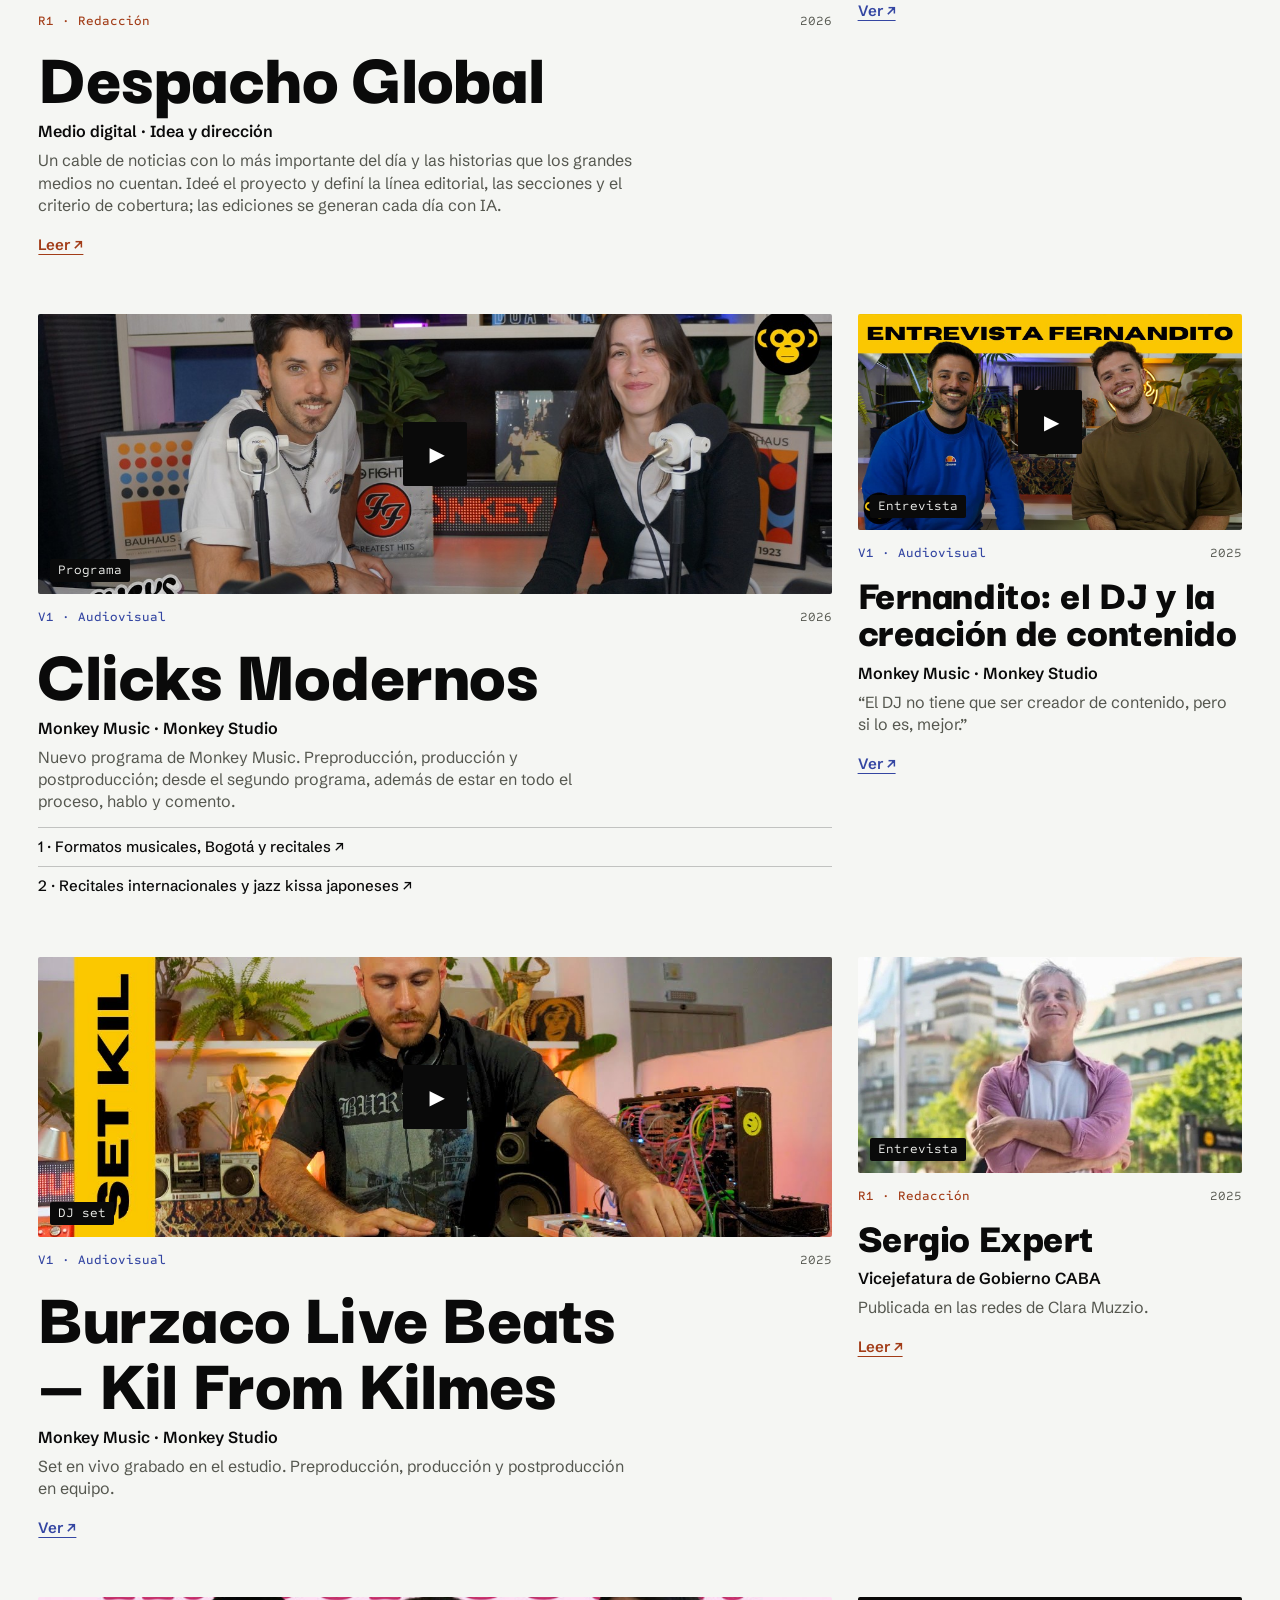
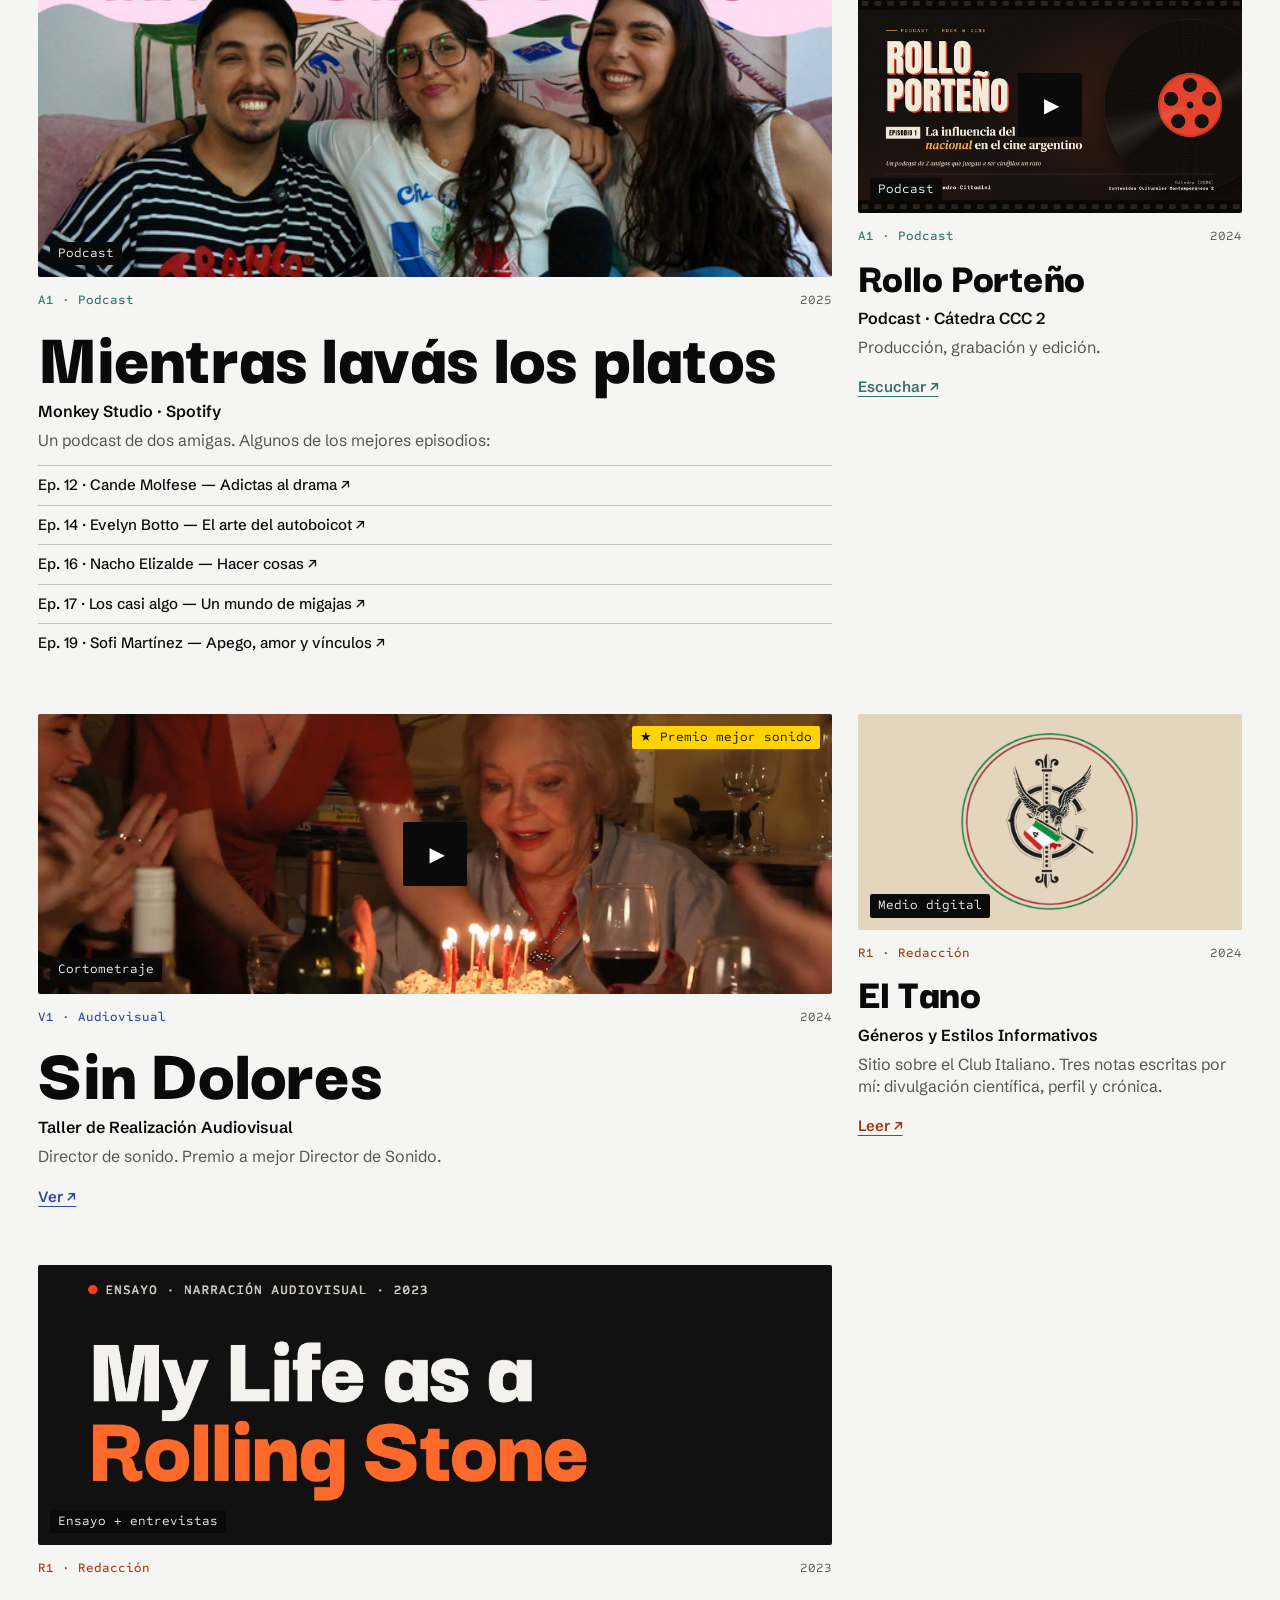
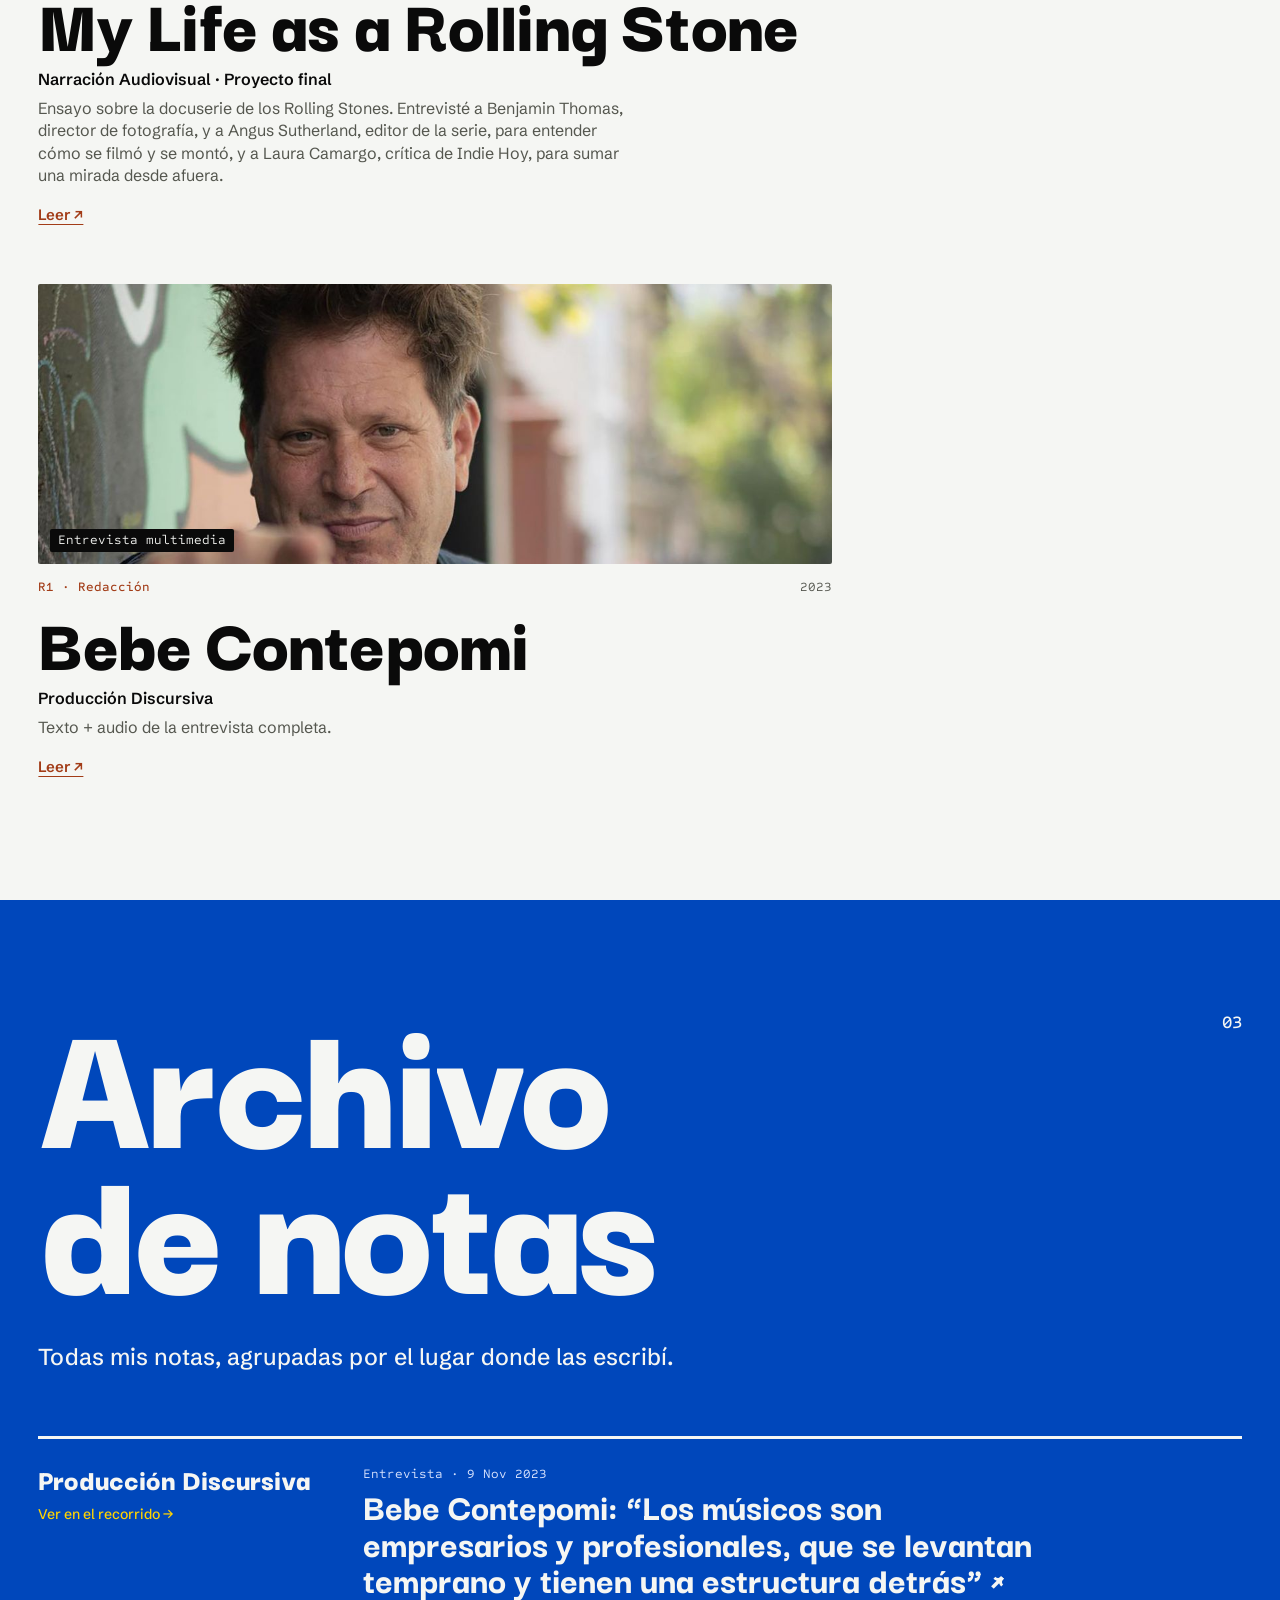
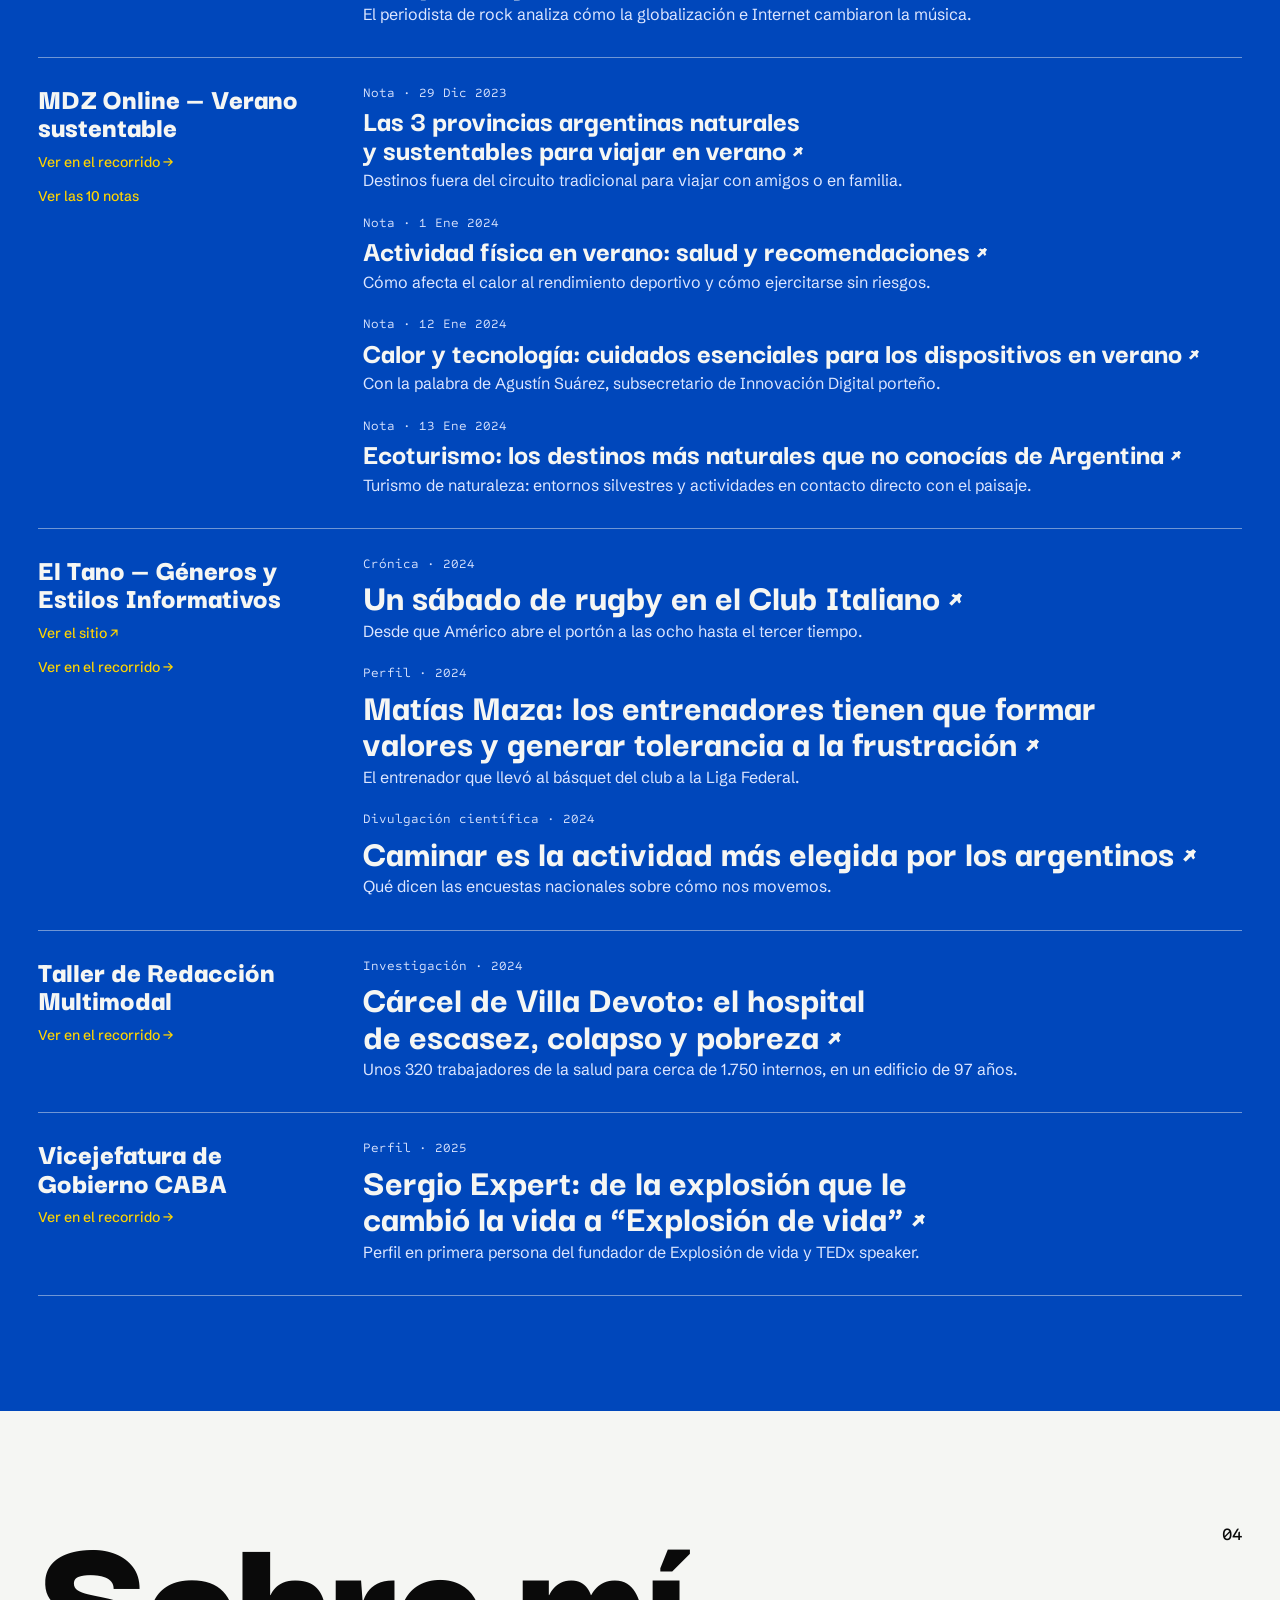
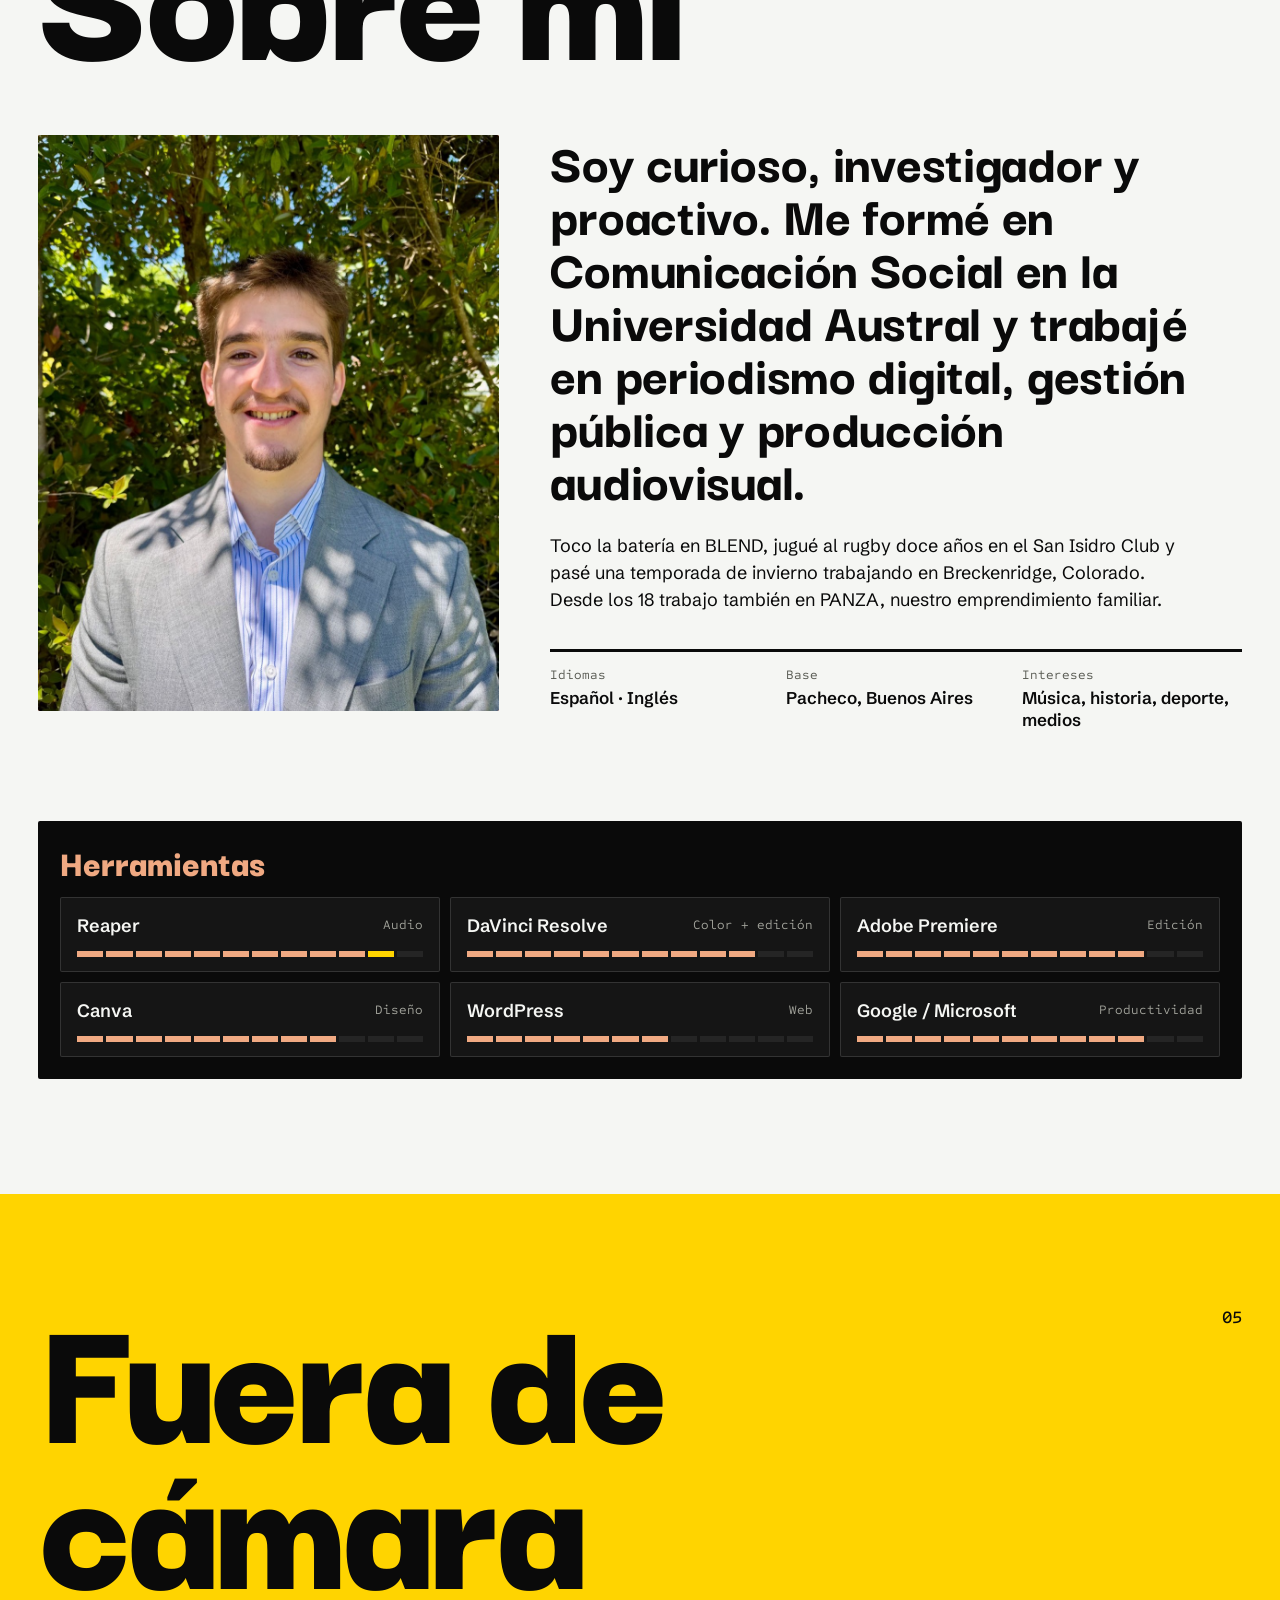
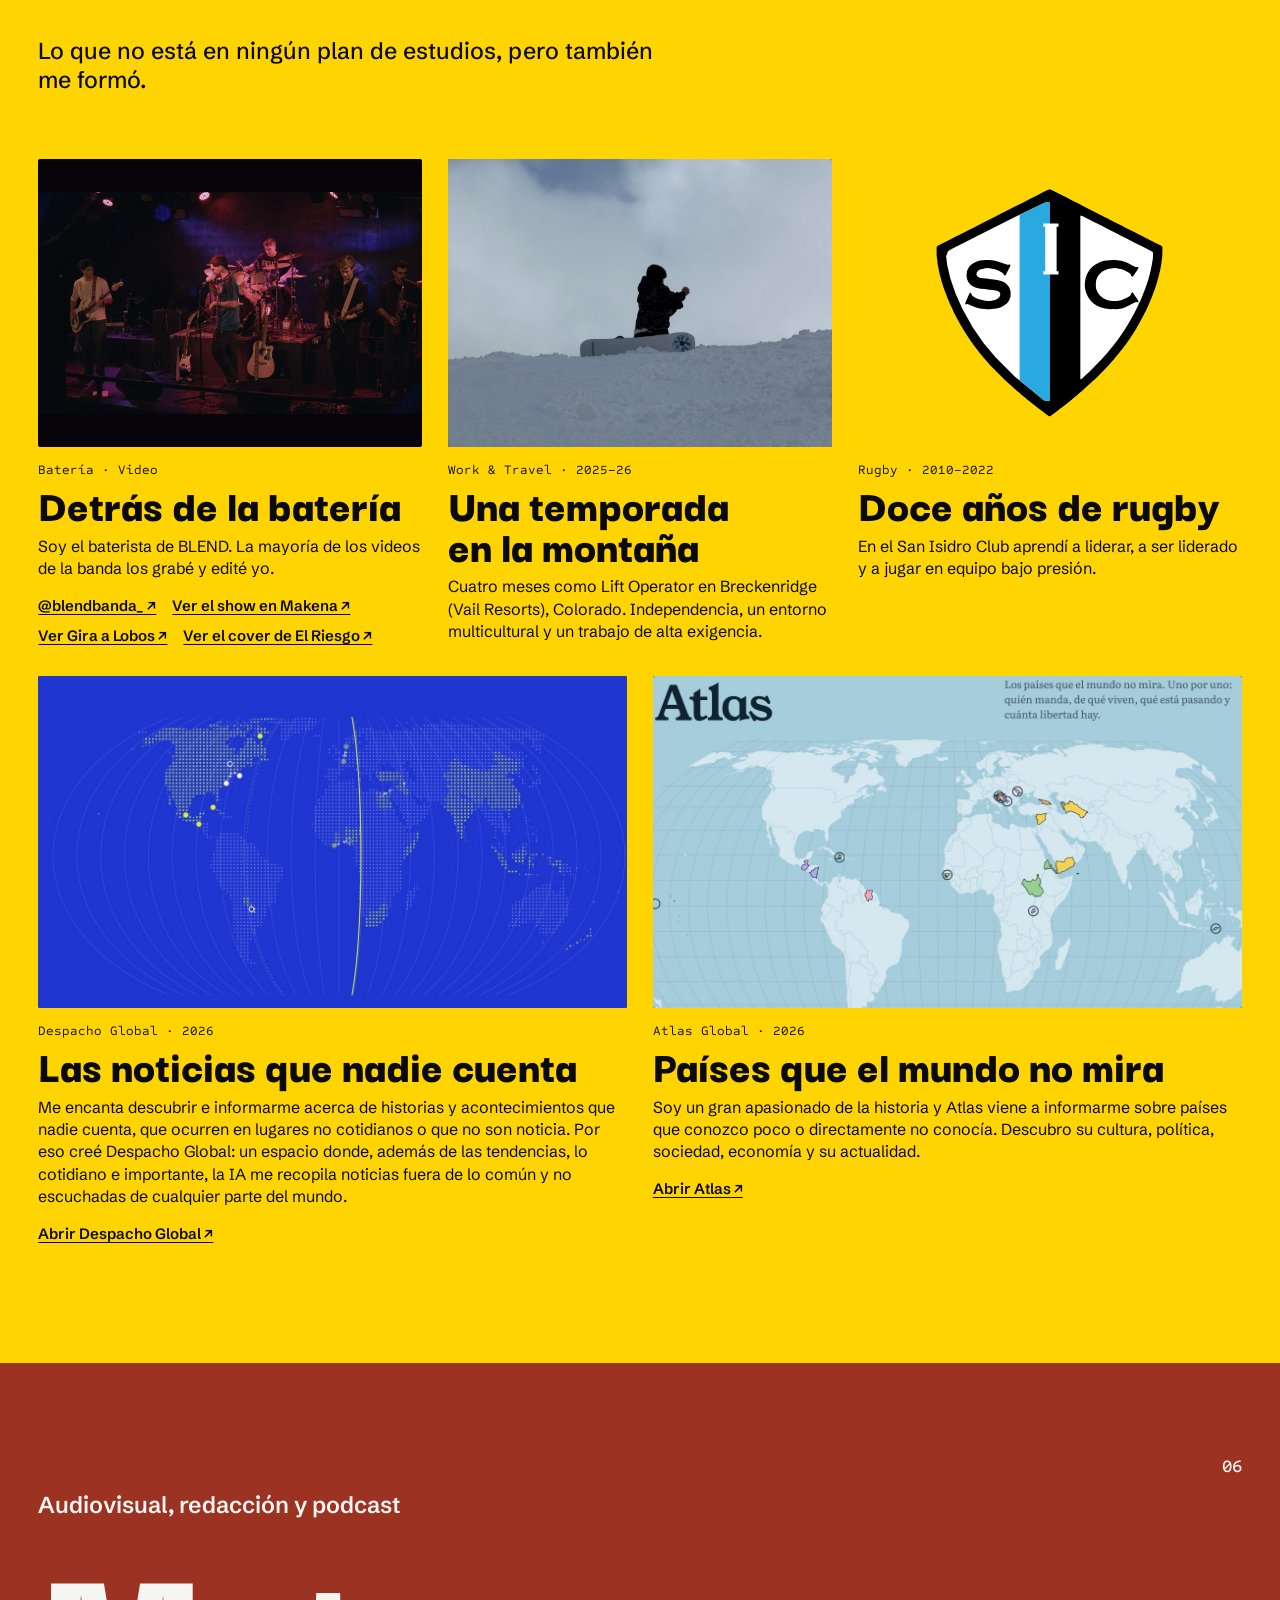
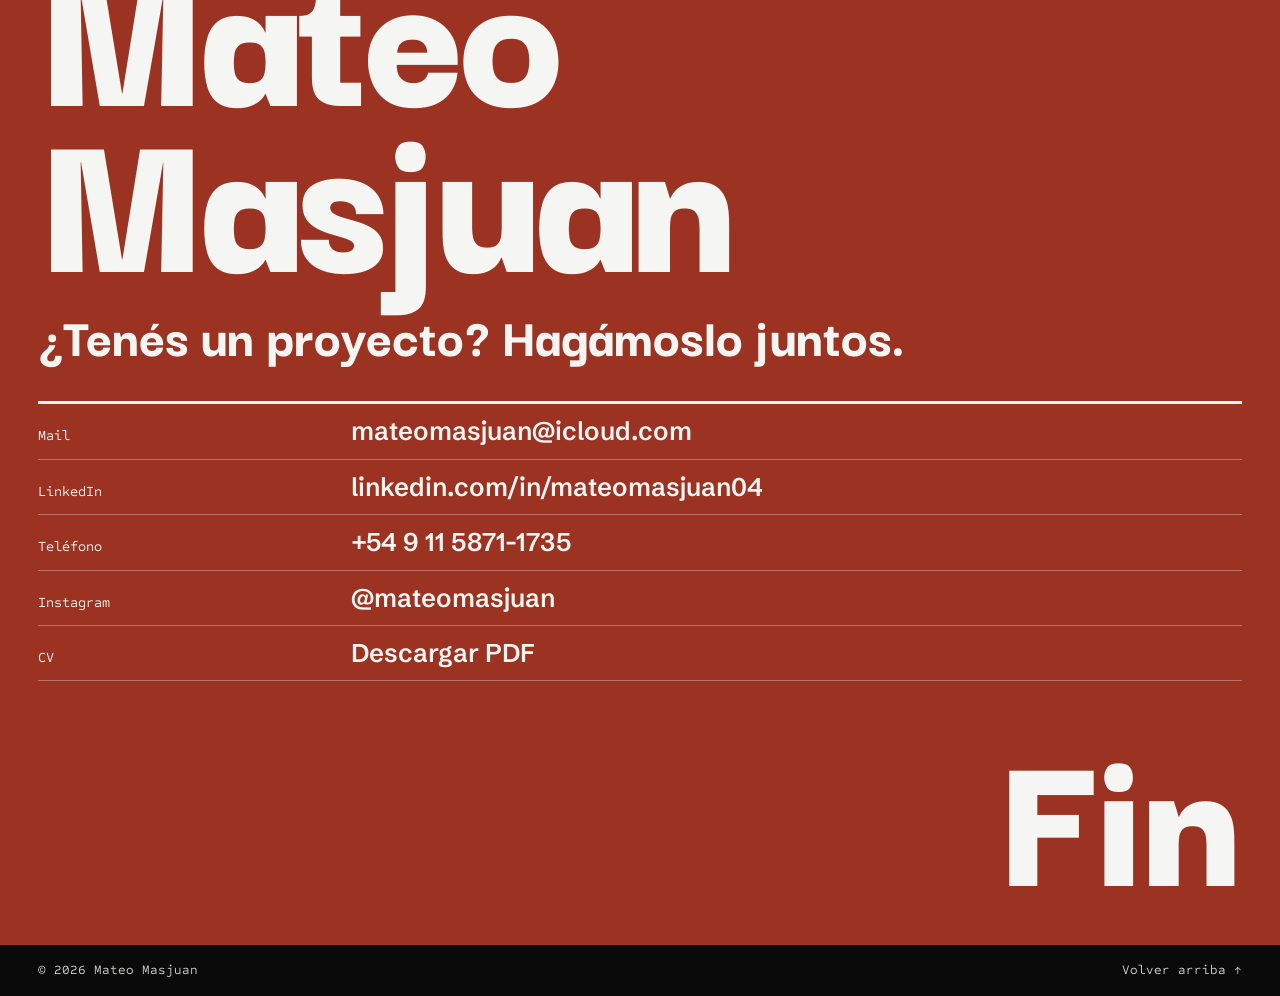
<file: portfolio/index.html>
<!doctype html>
<html lang="es">
<head>
  <meta charset="utf-8">
  <meta name="viewport" content="width=device-width, initial-scale=1">
  <title>Mateo Masjuan — Portfolio</title>
  <meta name="description" content="Portfolio de Mateo Masjuan: Licenciado en Comunicación Social. Audiovisual, redacción, periodismo y podcast.">
  <link rel="canonical" href="https://mateomasjuan.github.io/">
  <meta property="og:type" content="website">
  <meta property="og:url" content="https://mateomasjuan.github.io/portfolio/">
  <meta property="og:title" content="Mateo Masjuan — Portfolio">
  <meta property="og:description" content="Licenciado en Comunicación Social. Audiovisual, redacción, periodismo y podcast.">
  <meta property="og:image" content="https://mateomasjuan.github.io/assets/img/og-portfolio.jpg">
  <meta property="og:image:width" content="1200">
  <meta property="og:image:height" content="627">
  <meta name="twitter:card" content="summary_large_image">
  <link rel="icon" href="/favicon.ico" sizes="32x32">
  <link rel="apple-touch-icon" href="/assets/icon/apple-touch-icon.png">
  <meta http-equiv="refresh" content="0; url=/">
  <script>location.replace("/" + location.hash);</script>
</head>
<body style="background:#9C3322;color:#F4F2EE;font-family:sans-serif;padding:2rem">
  <p><a href="/" style="color:inherit">Ir al portfolio de Mateo Masjuan →</a></p>
</body>
</html>
</file>
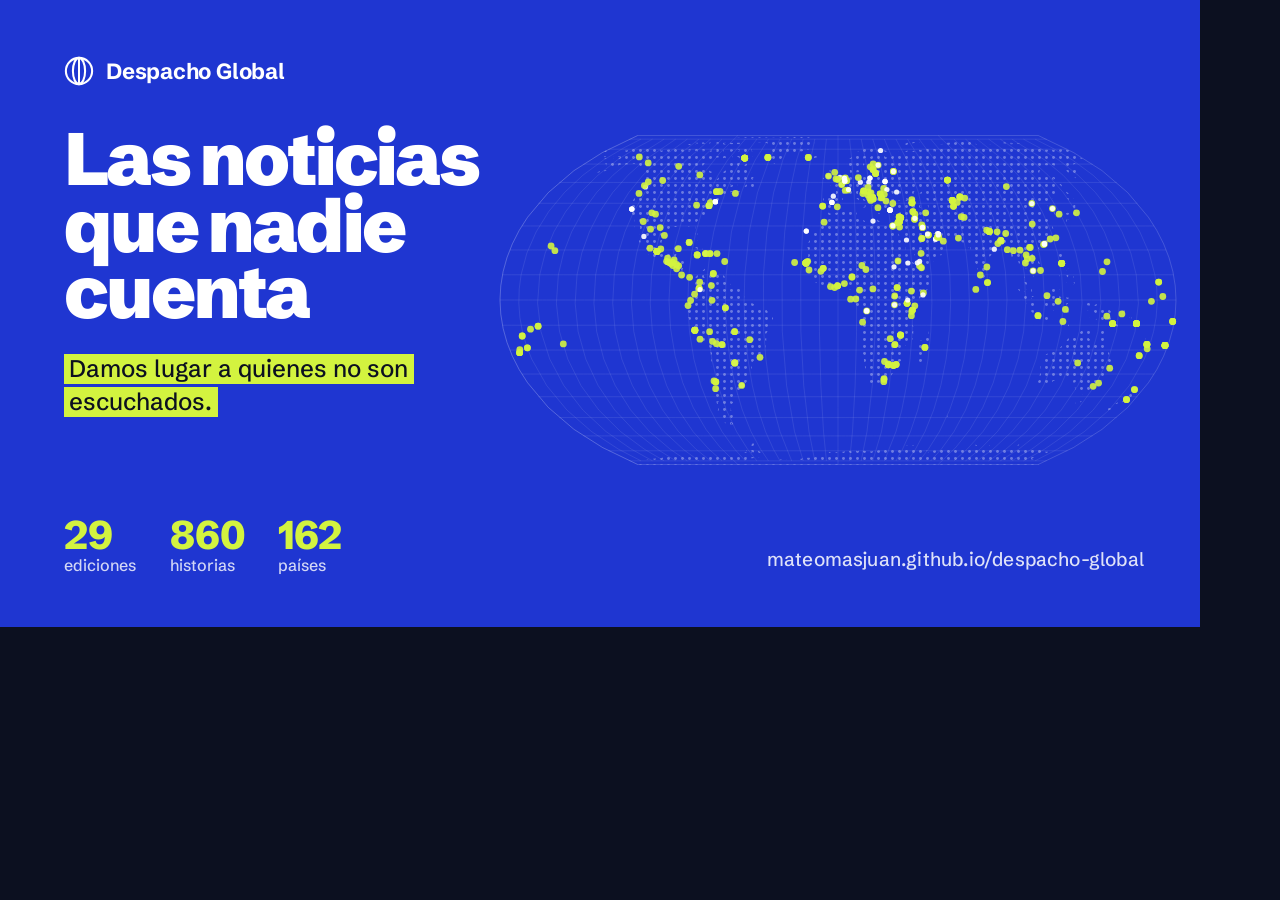
<file: despacho-global/miniatura/miniatura.html>
<!DOCTYPE html>
<!--
  Generador de la miniatura de Despacho Global (para LinkedIn, redes y el portfolio).
  Dibuja con los datos reales de todas las ediciones del archivo.
  Variantes: miniatura.html?v=mapa | ?v=rincones | ?v=cable
  Se exporta a PNG con exportar.sh (Chrome sin ventana, 1200×627).
-->
<html lang="es">
<head>
<meta charset="UTF-8">
<title>Miniatura · Despacho Global</title>
<link href="https://fonts.googleapis.com/css2?family=Schibsted+Grotesk:ital,wght@0,400;0,500;0,600;0,700;0,800;0,900;1,400&family=Literata:ital,opsz,wght@0,7..72,400;0,7..72,500;1,7..72,400&display=block" rel="stylesheet">
<style>
  :root{
    --ground:#F1F2F5; --ink:#0C1020; --muted:#596079; --line:#D3D7E1;
    --cobalt:#1F36D1; --cobalt-deep:#172AA6; --lime:#D3F33F;
    --sans:'Schibsted Grotesk',system-ui,sans-serif; --serif:'Literata',Georgia,serif;
  }
  *{box-sizing:border-box;margin:0;padding:0}
  html,body{width:1200px;height:627px;overflow:hidden;background:var(--ink)}
  .card{position:relative;width:1200px;height:627px;overflow:hidden;font-family:var(--sans)}
  svg{position:absolute;inset:0;display:block}
  .mark{width:30px;height:30px;fill:none;stroke:currentColor;stroke-width:2.2}
  .brandline{display:flex;align-items:center;gap:12px;font-weight:700;font-size:22px;letter-spacing:-.01em}
  .hl{background:var(--lime);color:var(--ink);padding:.02em .22em;box-decoration-break:clone;-webkit-box-decoration-break:clone}
  .url{font-weight:500;font-size:19px;letter-spacing:.01em}

  /* ── A · mapa: el mundo hecho de todas las historias publicadas ── */
  .mapa{background:var(--cobalt);color:#fff}
  .mapa .txt{position:absolute;left:64px;top:56px;width:480px}
  .mapa h1{font-weight:900;font-size:74px;line-height:.9;letter-spacing:-.04em;margin-top:40px}
  .mapa .tag{margin-top:28px;font-weight:500;font-size:24px;line-height:1.35}
  .mapa .stats{position:absolute;left:64px;bottom:52px;display:flex;gap:34px}
  .mapa .stat b{display:block;font-weight:800;font-size:40px;letter-spacing:-.03em;color:var(--lime);line-height:1}
  .mapa .stat span{font-size:16px;font-weight:500;opacity:.8}
  .mapa .url{position:absolute;right:56px;bottom:56px;opacity:.85}

  /* ── B · rincones: los lugares mismos, escritos donde están ── */
  .rincones{background:var(--ground);color:var(--ink)}
  .rincones .place{font-family:var(--sans);fill:var(--muted);font-weight:500}
  .rincones .place--raro{fill:var(--ink);font-weight:700}
  .rincones .pin{fill:var(--cobalt)}
  .rincones .foot{position:absolute;left:0;right:0;bottom:0;height:176px;background:var(--ground);border-top:2px solid var(--ink);padding:26px 60px 0}
  .rincones h1{font-weight:900;font-size:96px;line-height:.82;letter-spacing:-.05em}
  .rincones .row{display:flex;justify-content:space-between;align-items:flex-end;margin-top:18px}
  .rincones .tag{font-weight:500;font-size:22px;line-height:1.25;white-space:nowrap}
  .rincones .url{color:var(--cobalt);font-weight:600}
  .rincones .top{position:absolute;left:60px;top:34px;right:60px;display:flex;justify-content:space-between;align-items:center}
  .rincones .top .kicker{font-size:16px;font-weight:600;letter-spacing:.12em;text-transform:uppercase;color:var(--muted)}

  /* ── C · cable: la redacción despachando desde los rincones ── */
  .cable{background:var(--ink);color:#ECEEF7}
  .cable .wire{position:absolute;left:640px;top:0;right:0;bottom:0;padding:34px 48px 0 40px;border-left:1px solid #242B52;
    -webkit-mask-image:linear-gradient(#000 70%,transparent);mask-image:linear-gradient(#000 70%,transparent)}
  .cable .item{padding:13px 0;border-bottom:1px solid #242B52}
  .cable .item .k{font-size:13px;font-weight:700;letter-spacing:.14em;text-transform:uppercase;color:#959CBB}
  .cable .item .k i{font-style:normal;color:var(--lime)}
  .cable .item p{font-family:var(--serif);font-size:19px;line-height:1.3;margin-top:5px}
  .cable .item.on p{color:#fff}
  .cable .txt{position:absolute;left:60px;top:56px;width:540px}
  .cable h1{font-weight:900;font-size:100px;line-height:.86;letter-spacing:-.045em;margin-top:40px}
  .cable .tag{margin-top:30px;font-weight:500;font-size:26px;line-height:1.3}
  .cable .url{position:absolute;left:60px;bottom:52px;color:var(--lime)}

  /* ── D · mapa protagonista (día = cobalto, noche = azul noche) ── */
  .gran{background:var(--bg);color:#fff}
  .gran.dia{--bg:#1F36D1;--land:rgba(255,255,255,.30);--grid:rgba(255,255,255,.10);--scrim:#1F36D1}
  .gran.noche{--bg:#0A0E24;--land:rgba(185,196,255,.26);--grid:rgba(185,196,255,.09);--scrim:#0A0E24}
  .gran .txt{position:absolute;left:64px;top:60px;width:500px}
  .gran h1{font-weight:900;font-size:80px;line-height:.9;letter-spacing:-.045em;margin-top:44px}
  .gran .tag{margin-top:30px;font-weight:500;font-size:25px;line-height:1.35}
  .gran .bajada{margin-top:18px;font-family:var(--serif);font-size:21px;line-height:1.45;opacity:.88;max-width:420px}
  .gran .lbl{font-family:var(--sans);font-weight:700;font-size:14px;fill:#fff;letter-spacing:.01em;paint-order:stroke;stroke:var(--bg);stroke-width:5px;stroke-linejoin:round}
  .gran .lbl-bg{fill:var(--bg);fill-opacity:.0}

  /* ── E · fuera del radar: el radar de los grandes medios y lo que queda afuera ── */
  .radar{background:#1F36D1;color:#fff}
  .radar .sweep{position:absolute;border-radius:50%;
    background:conic-gradient(from -23deg, rgba(211,243,63,0) 0deg, rgba(211,243,63,.34) 75deg, rgba(211,243,63,0) 75.3deg)}
  .radar .brandline{position:absolute;left:60px;top:50px}
  .radar .txt{position:absolute;left:60px;bottom:52px;width:600px}
  .radar .kick{font-size:15px;font-weight:700;letter-spacing:.16em;text-transform:uppercase;color:var(--lime)}
  .radar h1{font-weight:900;font-size:96px;line-height:.86;letter-spacing:-.05em;margin-top:12px}
  .radar .bajada{margin-top:20px;font-family:var(--serif);font-size:21px;line-height:1.42;max-width:520px;color:rgba(255,255,255,.92)}
  .radar .lbl{font-family:var(--sans);font-weight:800;font-size:12px;letter-spacing:.11em;fill:#fff;text-transform:uppercase;paint-order:stroke;stroke:#1F36D1;stroke-width:4px;stroke-linejoin:round}
  .radar .coord{font-family:var(--sans);font-weight:500;font-size:10px;letter-spacing:.05em;fill:rgba(255,255,255,.8);font-variant-numeric:tabular-nums;paint-order:stroke;stroke:#1F36D1;stroke-width:4px;stroke-linejoin:round}
  .radar .rlbl{font-family:var(--sans);font-weight:600;font-size:10px;letter-spacing:.14em;fill:rgba(255,255,255,.55);text-transform:uppercase}
  .radar.tarjeta .txt{bottom:auto;top:150px}
  .radar.tarjeta h1{font-size:104px}
</style>
</head>
<body>
<div class="card" id="card"></div>
<script src="../assets/vendor/d3-array.min.js"></script>
<script src="../assets/vendor/d3-geo.min.js"></script>
<script src="../assets/vendor/topojson-client.min.js"></script>
<script>
const V = new URLSearchParams(location.search).get('v') || 'mapa';
const MARK = '<svg class="mark" viewBox="0 0 32 32" style="position:static"><circle cx="16" cy="16" r="14"/><ellipse cx="16" cy="16" rx="6.5" ry="14"/><path d="M16 2v28"/></svg>';
const URL_TXT = 'mateomasjuan.github.io/despacho-global';
// Países que casi nunca aparecen en los diarios: los que más queremos mostrar.
const GRANDES = new Set(['Estados Unidos','China','Rusia','Ucrania','Israel','Francia','Alemania','Reino Unido','Argentina','Brasil','México','Canadá','España','Italia','Japón','India','Irán','Palestina']);

async function datos(){
  const indice = await (await fetch('../data/archivo/indice.json')).json();
  const eds = await Promise.all(indice.map(e => fetch('../data/' + e.archivo).then(r => r.json())));
  const notas = [], paises = new Map();
  for (const ed of eds) for (const s of ['ranking','argentina','mundo','breves']) for (const n of (ed[s] || [])) {
    notas.push({...n, seccion:s, fecha:ed.fecha});
    if (n.country && n.lat != null) {
      const p = paises.get(n.country) || {n:0, lat:0, lon:0};
      p.n++; p.lat += +n.lat; p.lon += +n.lon; paises.set(n.country, p);
    }
  }
  for (const [k,p] of paises) { p.lat /= p.n; p.lon /= p.n; p.name = k; }
  return {eds, notas, paises:[...paises.values()]};
}

async function mundo(){
  const topo = await (await fetch('../assets/vendor/countries-110m.json')).json();
  return topojson.feature(topo, topo.objects.land);
}

const fmt = n => n.toLocaleString('es-AR');

async function mapa(card){
  const [{eds, notas, paises}, land] = await Promise.all([datos(), mundo()]);
  card.className = 'card mapa';
  const proj = d3.geoEqualEarth().fitExtent([[500, 60], [1176, 540]], {type:'Sphere'});
  const path = d3.geoPath(proj);
  const g = d3.geoGraticule10();
  const pts = notas.filter(n => n.lat != null && n.seccion !== 'argentina');
  card.innerHTML = `
    <svg viewBox="0 0 1200 627" width="1200" height="627">
      <defs><pattern id="ld" width="7" height="7" patternUnits="userSpaceOnUse"><circle cx="3.5" cy="3.5" r="1.45" fill="rgba(255,255,255,.34)"/></pattern></defs>
      <path d="${path({type:'Sphere'})}" fill="none" stroke="rgba(255,255,255,.16)"/>
      <path d="${path(g)}" fill="none" stroke="rgba(255,255,255,.09)"/>
      <path d="${path(land)}" fill="url(#ld)"/>
      ${pts.map(n => { const [x,y] = proj([+n.lon, +n.lat]) || [];
        return x ? `<circle cx="${x.toFixed(1)}" cy="${y.toFixed(1)}" r="${n.seccion==='mundo'||n.seccion==='breves'?3.4:2.6}" fill="${n.seccion==='ranking'?'#fff':'#D3F33F'}" fill-opacity=".9"/>` : ''; }).join('')}
    </svg>
    <div class="txt">
      <div class="brandline">${MARK}<span>Despacho Global</span></div>
      <h1>Las noticias que nadie cuenta</h1>
      <p class="tag"><span class="hl">Damos lugar a quienes no son escuchados.</span></p>
    </div>
    <div class="stats">
      <div class="stat"><b>${fmt(eds.length)}</b><span>ediciones</span></div>
      <div class="stat"><b>${fmt(notas.length)}</b><span>historias</span></div>
      <div class="stat"><b>${fmt(paises.length)}</b><span>países</span></div>
    </div>
    <p class="url">${URL_TXT}</p>`;
}

async function rincones(card){
  const {eds, notas, paises} = await datos();
  card.className = 'card rincones';
  const proj = d3.geoEqualEarth().fitWidth(1240, {type:'Sphere'});
  const [tx] = proj.translate();
  proj.translate([tx - 20, proj.translate()[1] + (112 - proj([0, 66])[1])]);
  // Una etiqueta por país, sin pisarse: primero los más raros (menos apariciones).
  const NO = /[(/]|^(África|Asia|Europa|Oceanía|Medio Oriente|Mundo|Internacional|Latinoamérica|Caribe|Sahel|Pacífico)$/;
  const orden = paises.filter(p => p.name !== 'Argentina' && !NO.test(p.name)).sort((a,b) => (GRANDES.has(a.name)-GRANDES.has(b.name)) || a.n - b.n);
  const puestas = [];
  const choca = r => puestas.some(q => r.x < q.x + q.w + 6 && r.x + r.w + 6 > q.x && r.y < q.y + q.h + 2 && r.y + r.h + 2 > q.y);
  const ctx = document.createElement('canvas').getContext('2d');
  for (const p of orden) {
    const [x, y] = proj([p.lon, p.lat]) || [];
    if (x == null || y > 440) continue;           // la franja de abajo es para la marca
    const raro = !GRANDES.has(p.name) && p.n <= 3;
    const size = raro ? 14 : 11.5;
    ctx.font = `${raro?700:500} ${size}px "Schibsted Grotesk"`;
    const w = ctx.measureText(p.name).width + 9;
    const r = {x: x - 4, y: y - size * .62, w, h: size * 1.1};
    if (r.x + r.w > 1170 || r.x < 30 || r.y < 78 || choca(r)) continue;
    puestas.push({...r, p, x0:x, y0:y, size, raro});
  }
  card.innerHTML = `
    <div class="top">
      <div class="brandline">${MARK}<span>Despacho Global</span></div>
      <span class="kicker">${fmt(notas.length)} historias · ${fmt(paises.length)} países</span>
    </div>
    <svg viewBox="0 0 1200 627" width="1200" height="627">
      ${puestas.map(q => `<circle class="pin" cx="${q.x0.toFixed(1)}" cy="${q.y0.toFixed(1)}" r="${q.raro?2.6:2}"/>
        <text class="place${q.raro?' place--raro':''}" x="${(q.x0+6).toFixed(1)}" y="${(q.y0+q.size*.36).toFixed(1)}" font-size="${q.size}">${q.p.name}</text>`).join('')}
    </svg>
    <div class="foot">
      <h1>Despacho Global</h1>
      <div class="row">
        <p class="tag"><span class="hl">Damos lugar a quienes no son escuchados.</span> Historias de los rincones del mundo.</p>
        <span class="url">${URL_TXT.replace('/despacho-global','')}</span>
      </div>
    </div>`;
}

async function cable(card){
  const {eds, notas, paises} = await datos();
  card.className = 'card cable';
  const ult = eds[eds.length - 1];
  const items = (ult.mundo || []).filter(n => !GRANDES.has(n.country)).slice(0, 7);
  const dia = d => { const [y,m,dd] = d.split('-'); return `${+dd} ${['ENE','FEB','MAR','ABR','MAY','JUN','JUL','AGO','SEP','OCT','NOV','DIC'][m-1]}`; };
  card.innerHTML = `
    <div class="txt">
      <div class="brandline">${MARK}<span>Despacho Global</span></div>
      <h1>Despachos desde los rincones del mundo</h1>
      <p class="tag"><span class="hl">Damos lugar a quienes no son escuchados.</span></p>
    </div>
    <p class="url">${URL_TXT}</p>
    <div class="wire">
      ${items.map((n,i) => `<div class="item${i===0?' on':''}"><div class="k"><i>●</i> ${n.country} · ${n.region} · ${dia(ult.fecha)}</div><p>${n.headline}</p></div>`).join('')}
    </div>`;
}


async function gran(card, tema){
  const [{notas}, land] = await Promise.all([datos(), mundo()]);
  card.className = 'card gran ' + tema;
  const proj = d3.geoEqualEarth().fitExtent([[330, -20], [1330, 650]], {type:'Sphere'});
  const path = d3.geoPath(proj);
  const pts = notas.filter(n => n.lat != null && (n.seccion === 'mundo' || n.seccion === 'breves'));
  // Etiquetas: lugares poco nombrados, lejos del texto y sin pisarse.
  const cuenta = {}; for (const n of pts) cuenta[n.country] = (cuenta[n.country] || 0) + 1;
  const NO = /[(/]|^(África|Asia|Europa|Oceanía|Medio Oriente|Mundo|Internacional)$/;
  // Rincones: se usan los que hayan salido en el Despacho, en este orden de preferencia.
  const RINCONES = ['Bután','Tuvalu','Niue','Islas Cook','Chad','Malí','Mongolia','Kirguistán','Tayikistán','Laos','Ruanda','Cabo Verde',
    'Guinea-Bisáu','Esuatini','Malaui','Yibuti','Comoras','Nauru','Kiribati','Vanuatu','Sudán del Sur','Gabón','Timor Oriental','Maldivas','Dominica','Surinam'];
  const cand = RINCONES.filter(c => cuenta[c])
    .map(c => { const n = pts.find(p => p.country === c); const [x,y] = proj([+n.lon, +n.lat]) || []; return {c, x, y}; })
    .filter(q => q.x > 640 && q.x < 1130 && q.y > 70 && q.y < 560)
    ;
  const puestas = [];
  for (const q of cand) {
    const w = q.c.length * 8.2 + 14, r = {x:q.x + 9, y:q.y - 10, w, h:20};
    if (puestas.some(o => r.x < o.x + o.w + 18 && r.x + r.w + 18 > o.x && r.y < o.y + o.h + 22 && r.y + r.h + 22 > o.y)) continue;
    puestas.push({...r, ...q, x0:q.x, y0:q.y}); if (puestas.length >= 8) break;
  }
  const mer = proj([25, 0])[0];
  card.innerHTML = `
    <svg viewBox="0 0 1200 ${H}" width="1200" height="${H}">
      <defs>
        <pattern id="ld" width="7" height="7" patternUnits="userSpaceOnUse"><circle cx="3.5" cy="3.5" r="1.5" fill="var(--land)"/></pattern>
        <linearGradient id="scrim" x1="0" x2="1"><stop offset=".30" stop-color="var(--scrim)"/><stop offset=".56" stop-color="var(--scrim)" stop-opacity="0"/></linearGradient>
        <linearGradient id="estela" x1="0" x2="1"><stop offset="0" stop-color="#D3F33F" stop-opacity="0"/><stop offset="1" stop-color="#D3F33F" stop-opacity=".16"/></linearGradient>
        <radialGradient id="halo"><stop offset="0" stop-color="#D3F33F" stop-opacity=".55"/><stop offset="1" stop-color="#D3F33F" stop-opacity="0"/></radialGradient>
      </defs>
      <path d="${path(d3.geoGraticule10())}" fill="none" stroke="var(--grid)"/>
      <path d="${path(land)}" fill="url(#ld)"/>
      <line x1="${mer}" y1="0" x2="${mer}" y2="627" stroke="#D3F33F" stroke-width="2"/>
      ${pts.map(n => { const [x,y] = proj([+n.lon, +n.lat]) || []; return x ? `<circle cx="${x.toFixed(1)}" cy="${y.toFixed(1)}" r="11" fill="url(#halo)"/>` : ''; }).join('')}
      ${pts.map(n => { const [x,y] = proj([+n.lon, +n.lat]) || []; return x ? `<circle cx="${x.toFixed(1)}" cy="${y.toFixed(1)}" r="3.2" fill="#D3F33F"/>` : ''; }).join('')}
      ${puestas.map(q => `<circle cx="${q.x0.toFixed(1)}" cy="${q.y0.toFixed(1)}" r="7.5" fill="none" stroke="#fff" stroke-width="1.6"/>
        <text class="lbl" x="${(q.x0 + 13).toFixed(1)}" y="${(q.y0 + 4.5).toFixed(1)}">${q.c}</text>`).join('')}
      <rect width="1200" height="627" fill="url(#scrim)"/>
    </svg>
    <div class="txt">
      <div class="brandline">${MARK}<span>Despacho Global</span></div>
      <h1>Las noticias que nadie cuenta</h1>
      <p class="tag"><span class="hl">Damos lugar a quienes no son escuchados.</span></p>
      <p class="bajada">Un diario que cada mañana trae historias de los rincones del mundo.</p>
    </div>`;
}


async function radar(card){
  const [{notas}, land] = await Promise.all([datos(), mundo()]);
  const TARJ = new URLSearchParams(location.search).get('formato') === 'tarjeta';
  const H = TARJ ? 524 : 627;
  if (TARJ) { document.documentElement.style.height = document.body.style.height = card.style.height = H + 'px'; }
  card.className = 'card radar' + (TARJ ? ' tarjeta' : '');
  const proj = d3.geoEqualEarth().rotate([-12, 0]).fitExtent([[-10, TARJ ? -20 : 26], [1210, TARJ ? 622 : 668]], {type:'Sphere'});
  const path = d3.geoPath(proj);
  // El radar de los grandes medios: centrado en el Atlántico Norte (EE.UU., Europa, Medio Oriente).
  const [cx, cy] = proj([-28, 30]); const R = 178;
  const dentro = (x, y) => Math.hypot(x - cx, y - cy) < R;
  const pts = notas.filter(n => n.lat != null && n.seccion !== 'argentina')
    .map(n => { const [x, y] = proj([+n.lon, +n.lat]) || []; return {...n, x, y}; }).filter(n => n.x != null);
  const afuera = pts.filter(n => !dentro(n.x, n.y) && (n.seccion === 'mundo' || n.seccion === 'breves'));
  const enRadar = pts.filter(n => dentro(n.x, n.y));
  // Popurrí: de a un lugar por continente, en ronda, donde no pise el texto ni el radar.
  const GRUPOS = [
    ['Jamaica','Haití','Dominica','Cuba','Groenlandia','Puerto Rico'],
    ['Chad','Esuatini','Malí','Sudán del Sur','Malaui','Namibia','Angola','Cabo Verde','Somalia'],
    ['Mongolia','Bután','Tayikistán','Laos','Kirguistán','Sri Lanka','Camboya'],
    ['Tuvalu','Vanuatu','Islas Salomón','Tonga','Islas Marshall','Papúa Nueva Guinea','Fiyi'],
    ['Georgia','Omán','Yemen','Moldavia'],
  ];
  const gc = (v, p, n) => `${Math.abs(v).toFixed(1).replace('.', ',')}°${v >= 0 ? p : n}`;
  const lejosDelRadar = r => Math.hypot(Math.max(r.x, Math.min(cx, r.x + r.w)) - cx, Math.max(r.y, Math.min(cy, r.y + r.h)) - cy) > R + 10;
  const puestas = [], usados = new Set();
  const cabe = r => r.x + r.w < 1188 && r.y > (TARJ ? 70 : 16) && r.y + r.h < H - 15 && lejosDelRadar(r) &&
    !(TARJ ? (r.x < 640 && r.y + r.h > 140 && r.y < 400) || r.y + r.h > H - 70 : (r.x < 560 && r.y + r.h > 300) || (r.x < 330 && r.y < 100)) &&
    !puestas.some(o => r.x < o.x + o.w + 10 && r.x + r.w + 10 > o.x && r.y < o.y + o.h + 6 && r.y + r.h + 6 > o.y);
  for (let ronda = 0; ronda < 9 && puestas.length < 13; ronda++) for (const g of GRUPOS) {
    if (puestas.length >= 13) break;
    for (const c of g) {
      if (usados.has(c)) continue;
      const n = afuera.find(p => p.country === c); if (!n) continue;
      usados.add(c);
      const w = Math.max(c.length * 9.6, 86) + 4;
      const der = {x: n.x + 9, y: n.y - 11, w, h: 27}, izq = {x: n.x - 9 - w, y: n.y - 11, w, h: 27, izq: true};
      const r = cabe(der) ? der : cabe(izq) ? izq : null;
      if (!r) continue;
      puestas.push({...r, n, c}); break;
    }
  }
  const anillos = [1, .75, .5, .25].map(k => `<circle cx="${cx}" cy="${cy}" r="${R * k}" fill="none" stroke="rgba(255,255,255,${k === 1 ? .55 : .22})" stroke-width="${k === 1 ? 1.4 : 1}"/>`).join('');
  const marcas = Array.from({length: 72}, (_, i) => { const a = i * 5 * Math.PI / 180, l = i % 6 ? 5 : 11;
    return `<line x1="${cx + Math.cos(a) * R}" y1="${cy + Math.sin(a) * R}" x2="${cx + Math.cos(a) * (R + l)}" y2="${cy + Math.sin(a) * (R + l)}" stroke="rgba(255,255,255,.55)"/>`; }).join('');
  const ang = -38 * Math.PI / 180;
  card.innerHTML = `
    <svg viewBox="0 0 1200 ${H}" width="1200" height="${H}">
      <defs>
        <pattern id="ld" width="7" height="7" patternUnits="userSpaceOnUse"><circle cx="3.5" cy="3.5" r="1.45" fill="rgba(255,255,255,.30)"/></pattern>
        <clipPath id="disco"><circle cx="${cx}" cy="${cy}" r="${R}"/></clipPath>
        <clipPath id="sinpolo"><rect width="1200" height="${proj([0, -58])[1]}"/></clipPath>
        <radialGradient id="marca" cx="0" cy="0" r=".45"><stop offset=".25" stop-color="#1F36D1"/><stop offset="1" stop-color="#1F36D1" stop-opacity="0"/></radialGradient>
        <linearGradient id="lado" x1="0" x2="1"><stop offset="0" stop-color="#1F36D1" stop-opacity=".85"/><stop offset=".22" stop-color="#1F36D1" stop-opacity=".6"/><stop offset=".42" stop-color="#1F36D1" stop-opacity="0"/></linearGradient>
        <linearGradient id="pie" x1="0" y1="1" x2=".55" y2="0"><stop offset="0" stop-color="#1F36D1"/><stop offset=".42" stop-color="#1F36D1" stop-opacity=".92"/><stop offset=".75" stop-color="#1F36D1" stop-opacity="0"/></linearGradient>
      </defs>
      <path d="${path(land)}" fill="url(#ld)" clip-path="url(#sinpolo)"/>
      <g clip-path="url(#disco)"><path d="${path(land)}" fill="rgba(255,255,255,.10)"/></g>
      ${anillos}${marcas}
      <line x1="${cx - R}" y1="${cy}" x2="${cx + R}" y2="${cy}" stroke="rgba(255,255,255,.22)"/>
      <line x1="${cx}" y1="${cy - R}" x2="${cx}" y2="${cy + R}" stroke="rgba(255,255,255,.22)"/>
      ${Array.from({length: 22}, (_, i) => { const a = ang - i * 2.6 * Math.PI / 180;
        return `<line x1="${cx}" y1="${cy}" x2="${cx + Math.cos(a) * R}" y2="${cy + Math.sin(a) * R}" stroke="#D3F33F" stroke-opacity="${(1 - i / 22) ** 2 * (i ? .5 : 1)}" stroke-width="${i ? 1 : 2}"/>`; }).join('')}
      <text class="rlbl" x="${cx}" y="${cy - R - 22}" text-anchor="middle">El radar de siempre</text>
      ${enRadar.map(n => `<circle cx="${n.x.toFixed(1)}" cy="${n.y.toFixed(1)}" r="2.4" fill="rgba(255,255,255,.6)"/>`).join('')}
      ${afuera.map(n => `<rect x="${(n.x - 3).toFixed(1)}" y="${(n.y - 3).toFixed(1)}" width="6" height="6" fill="#D3F33F"/>`).join('')}
      <rect width="1200" height="${H}" fill="url(#${TARJ ? 'lado' : 'pie'})"/>
      ${TARJ ? '' : '<rect width="1200" height="627" fill="url(#marca)" opacity=".85"/>'}
      ${puestas.map(q => { const tx = q.izq ? q.x + q.w - 3 : q.x + 3, an = q.izq ? 'end' : 'start'; return `
        <rect x="${(q.n.x - 7).toFixed(1)}" y="${(q.n.y - 7).toFixed(1)}" width="14" height="14" fill="none" stroke="#fff" stroke-width="1.3"/>
        <rect x="${(q.n.x - 3).toFixed(1)}" y="${(q.n.y - 3).toFixed(1)}" width="6" height="6" fill="#D3F33F"/>
        <text class="lbl" x="${tx}" y="${q.n.y - 1}" text-anchor="${an}">${q.c}</text>
        <text class="coord" x="${tx}" y="${q.n.y + 12}" text-anchor="${an}">${gc(+q.n.lat, 'N', 'S')} ${gc(+q.n.lon, 'E', 'O')}</text>`; }).join('')}
    </svg>
    ${TARJ ? '' : `<div class="brandline">${MARK}<span>Despacho Global</span></div>`}
    <div class="txt">
      <p class="kick">Lo que los grandes medios no miran</p>
      <h1>Fuera del radar</h1>
      ${TARJ ? '' : '<p class="bajada">Un diario que cada mañana trae historias de los rincones del mundo.</p>'}
    </div>`;
}

Promise.all(['400 20px "Schibsted Grotesk"','500 20px "Schibsted Grotesk"','700 20px "Schibsted Grotesk"','900 20px "Schibsted Grotesk"','400 20px Literata'].map(f => document.fonts.load(f))).then(() => ({mapa, rincones, cable, radar, dia: c => gran(c,'dia'), noche: c => gran(c,'noche')}[V] || mapa)(document.getElementById('card')))
  .then(() => document.body.dataset.listo = '1');
</script>
</body>
</html>
</file>
<file: assets/css/styles.css>
/* =========================================================
   Mateo Masjuan — Portfolio
   Mundo visual: estudio de ladrillo (ver DESIGN.md)
   ========================================================= */

:root {
  /* Colores de estudio */
  --ink: #0A0A0A;
  --white: #F5F6F3;
  --brick: #9C3322;       /* ladrillo */
  --brick-lit: #F0A982;   /* arcilla sobre negro */
  --sand: #E4D5BF;        /* fondo de logos */
  --blue: #0047BB;
  --blue-soft: #DCE6FF;
  --tape: #FFD400;        /* cinta de piso */
  --grey: #55574F;
  --line-dark: rgba(10, 10, 10, 0.22);

  /* Sala de edición */
  --desk: #0A0A0A;
  --desk-2: #151515;
  --desk-3: #252525;
  --desk-4: #333333;
  --desk-line: rgba(255, 255, 255, 0.13);
  --desk-ink: #F5F6F3;
  --desk-ink-2: #D2D3CD;
  --desk-muted: #A3A49C;

  /* Grabación */
  --rec: #FF3B24;

  /* Pistas */
  --tr-ed: #A5A69E;
  --tr-v: #4D6BFF;
  --tr-a: #4FB3A9;
  --tr-r: #FF5A1F;
  --tr-ex: #FFD400;
  --tr-x: #7F8C99;

  --f-display: "Darker Grotesque", "Arial Narrow", sans-serif;
  --f-sans: "Schibsted Grotesk", system-ui, -apple-system, sans-serif;
  --f-mono: "Sometype Mono", ui-monospace, monospace;

  --gutter: clamp(16px, 3vw, 44px);
  --max: 1560px;
  --r: 2px;

  --fs-label: 13px;
  --ease-out: cubic-bezier(0.16, 1, 0.3, 1);
}

*, *::before, *::after { box-sizing: border-box; }
html { scroll-behavior: smooth; scroll-padding-top: 56px; }
body {
  margin: 0;
  background: var(--white);
  color: var(--ink);
  font-family: var(--f-sans);
  font-size: 18px;
  line-height: 1.5;
  -webkit-font-smoothing: antialiased;
}
a { color: inherit; }
img { max-width: 100%; display: block; }
h1, h2, h3 { margin: 0; font-weight: 800; text-wrap: balance; }
p { margin: 0; text-wrap: pretty; }
::selection { background: var(--ink); color: var(--brick-lit); }
button { font: inherit; cursor: pointer; }
:focus-visible { outline: 2px solid currentColor; outline-offset: 3px; }

.rec-dot {
  display: inline-block; width: 9px; height: 9px; border-radius: 50%;
  background: var(--rec); vertical-align: middle;
  animation: blink 1.6s steps(1) infinite;
}
@keyframes blink { 50% { opacity: 0.25; } }

/* ============ NAV ============ */
.nav {
  position: sticky; top: 0; z-index: 50;
  display: flex; align-items: center; justify-content: space-between; gap: 16px;
  padding: 8px var(--gutter);
  background: var(--ink); color: var(--white);
}
.nav__brand {
  display: flex; align-items: center; gap: 8px; padding: 6px 0;
  font-family: var(--f-display); font-weight: 900; font-size: 26px; line-height: 1;
  text-decoration: none;
}
.nav__links { display: flex; gap: 28px; font-size: 15px; font-weight: 500; }
.nav__links a { text-decoration: none; padding: 6px 0; text-underline-offset: 6px; transition: color .15s; }
.nav__links a:hover { color: var(--brick-lit); }
.nav__right { display: flex; align-items: center; gap: 16px; }
.timecode { font-family: var(--f-mono); font-size: 14px; color: var(--desk-muted); font-variant-numeric: tabular-nums; }
.lang { display: flex; border: 1px solid var(--desk-muted); border-radius: var(--r); }
.lang button {
  border: 0; background: transparent; color: var(--desk-ink-2);
  font-family: var(--f-mono); font-size: 13px; padding: 6px 10px;
  transition: background .2s, color .2s;
}
.lang button[aria-pressed="true"] { background: var(--brick-lit); color: var(--ink); }

/* ============ HERO: toda la pantalla es la pared de ladrillo ============ */
.hero {
  position: relative; overflow: hidden;
  min-height: calc(100svh - 52px);
  display: flex;
  padding: 58px var(--gutter) 96px;
  background: var(--brick); color: var(--white);
}
.hero__text {
  position: relative; z-index: 1; width: 100%;
  display: grid; grid-template-columns: minmax(0, 1.15fr) minmax(0, 1fr);
  grid-template-rows: 1fr auto auto; column-gap: clamp(24px, 6vw, 96px); row-gap: 18px;
}
.hero__name {
  grid-column: 1 / -1; align-self: center;
  font-family: var(--f-display); font-weight: 900;
  font-size: min(29vw, 38svh); line-height: .72; letter-spacing: -0.03em;
  animation: title-in 1s var(--ease-out);
}
.hero__name em { font-style: normal; }
@keyframes title-in { from { transform: translateY(5%); } }
.eyebrow { grid-column: 1; grid-row: 2; font-weight: 600; font-size: 17px; margin-top: 18px; }
.eyebrow .rec-dot { display: none; }
.hero__lead { grid-column: 1; grid-row: 3; max-width: 48ch; font-size: clamp(18px, 1.5vw, 22px); line-height: 1.35; font-weight: 500; }
.hero__roles { grid-column: 2; grid-row: 2; display: flex; flex-wrap: wrap; align-items: flex-end; justify-content: flex-end; gap: 8px; margin-top: 18px; }
.hero__cta { grid-column: 2; grid-row: 3; display: flex; flex-wrap: wrap; align-items: flex-end; justify-content: flex-end; gap: 10px; }

.chip {
  display: inline-flex; align-items: center; gap: 7px;
  font-family: var(--f-mono); font-size: 14px; padding: 3px 9px 3px 7px;
  border-radius: var(--r); border: 1px solid currentColor;
}
.chip::before { content: ""; width: 9px; height: 9px; background: var(--c, currentColor); }
.hero .chip { background: var(--ink); color: var(--white); border-color: var(--ink); }
.chip--ed { --c: var(--tr-ed); } .chip--v { --c: var(--tr-v); } .chip--a { --c: var(--tr-a); }
.chip--r { --c: var(--tr-r); } .chip--ex { --c: var(--tr-ex); } .chip--x { --c: var(--tr-x); }

.btn {
  display: inline-flex; align-items: center; gap: 10px;
  padding: 14px 22px; border-radius: var(--r); border: 2px solid var(--ink);
  text-decoration: none; font-size: 17px; font-weight: 600;
  transition: background .15s, color .15s, transform .15s var(--ease-out);
}
.btn:hover { background: var(--white); }
.btn:active { transform: scale(.97); }
.btn span[aria-hidden] { transition: transform .25s var(--ease-out); }
.btn:hover span[aria-hidden] { transform: translateX(5px); }
.btn--primary { background: var(--ink); color: var(--white); }
.btn--primary:hover { background: var(--white); color: var(--ink); }
.hero .btn:not(.btn--primary) { border-color: var(--white); }
.hero .btn:not(.btn--primary):hover { color: var(--ink); }

/* Las marcas de cámara viven sobre la pared */
.monitor { position: absolute; inset: 0; }
.monitor__screen {
  position: absolute; inset: 0;
  color: var(--white); font-family: var(--f-mono); font-size: 14px; font-weight: 500;
}
.monitor__hud { position: absolute; display: flex; align-items: center; gap: 7px; }
.monitor__hud--tl { top: 16px; left: var(--gutter); }
.monitor .rec-dot { background: var(--white); }
.monitor__wave {
  position: absolute; left: var(--gutter); right: var(--gutter); bottom: 12px; height: 34px;
  display: flex; align-items: center; gap: 3px;
}
.monitor__wave i { flex: 1; background: var(--white); transition: height .12s linear; }

/* ============ SECCIONES: cada una es un cambio de escena ============ */
.section { padding: clamp(64px, 8vw, 120px) var(--gutter) clamp(72px, 9vw, 140px); }
.section > * { max-width: var(--max); margin-left: auto; margin-right: auto; }
.section--dark { background: var(--desk); color: var(--desk-ink); }
#archivo { background: var(--blue); color: var(--white); }
#fuera { background: var(--tape); }
.section__head {
  display: grid; grid-template-columns: minmax(0, 1fr) auto; column-gap: 20px; row-gap: 22px;
  margin-bottom: clamp(36px, 5vw, 72px);
}
.section__num { grid-column: 2; grid-row: 1; font-family: var(--f-mono); font-size: 18px; font-weight: 500; padding-top: .4em; }
.section__title {
  grid-column: 1; grid-row: 1;
  font-family: var(--f-display); font-weight: 900;
  font-size: clamp(76px, 15vw, 250px); line-height: .76; letter-spacing: -0.025em;
  padding-bottom: .06em;
}
.section--dark .section__title { color: var(--brick-lit); }
.section__sub { grid-column: 1 / -1; margin-top: clamp(10px, 1.2vw, 18px); max-width: 46ch; font-size: clamp(20px, 1.8vw, 26px); line-height: 1.25; font-weight: 500; }
.section--dark .section__sub { color: var(--desk-ink-2); }

/* ============ EDITOR / TIMELINE ============ */
.editor {
  background: var(--desk-2); border: 1px solid var(--desk-line); border-radius: var(--r); overflow: hidden;
}
.editor__bar {
  display: flex; justify-content: flex-end; align-items: center;
  padding: 10px 16px; border-bottom: 1px solid var(--desk-line);
  font-family: var(--f-mono); font-size: 13px; color: var(--desk-muted);
}
.editor__tc { color: var(--brick-lit); font-variant-numeric: tabular-nums; }
.editor__scroll { overflow-x: auto; scrollbar-color: var(--desk-3) transparent; }

.timeline { position: relative; min-width: 1180px; padding-bottom: 8px; user-select: none; }
.tl-ruler, .tl-track { display: grid; grid-template-columns: 132px 1fr; }
.tl-ruler { height: 34px; border-bottom: 1px solid var(--desk-line); }
.tl-ruler__pad, .tl-track__label {
  position: sticky; left: 0; z-index: 3; background: var(--desk-2);
  border-right: 1px solid var(--desk-line);
}
.tl-ruler__scale { position: relative; }
.tl-year {
  position: absolute; top: 0; bottom: 0; border-left: 1px solid var(--desk-line);
  font-family: var(--f-mono); font-size: 12px; color: var(--desk-muted); padding: 8px 0 0 6px;
}
.tl-year::after {
  content: ""; position: absolute; left: 50%; bottom: 0; width: 1px; height: 6px; background: var(--desk-line);
}
.tl-track { border-bottom: 1px solid var(--desk-line); }
.tl-group { display: grid; grid-template-columns: 132px 1fr; height: 24px; border-bottom: 1px solid var(--desk-line); }
.tl-group__label {
  position: sticky; left: 0; z-index: 3; background: var(--desk); border-right: 1px solid var(--desk-line);
  display: flex; align-items: center; padding: 0 14px;
  font-family: var(--f-mono); font-size: 11px; letter-spacing: .04em; text-transform: uppercase; color: var(--brick-lit);
  white-space: nowrap; overflow: visible;
}
.tl-group__line { background: var(--desk); }
.tl-track__label {
  display: flex; align-items: center; gap: 10px; padding: 0 14px;
  font-family: var(--f-mono); font-size: 12px; color: var(--desk-muted);
}
.tl-track__code {
  min-width: 26px; text-align: center; padding: 2px 4px; border-radius: var(--r);
  background: var(--desk-3); color: var(--desk-ink);
}
.tl-track__lane { position: relative; }
.tl-clip {
  position: absolute; height: 30px; border-radius: var(--r);
  background: color-mix(in srgb, var(--c) 34%, var(--desk-2));
  border: 1px solid color-mix(in srgb, var(--c) 75%, transparent);
  color: var(--desk-ink); font-size: 12px; text-align: left;
  padding: 0 8px; display: flex; align-items: center; gap: 6px;
  overflow: hidden; white-space: nowrap;
  transition: background .15s, transform .15s;
}
.tl-clip::before { content: ""; position: absolute; left: 0; top: 0; bottom: 0; width: 3px; background: var(--c); }
.tl-clip span { overflow: hidden; text-overflow: ellipsis; }
.tl-clip:hover { background: color-mix(in srgb, var(--c) 48%, var(--desk-2)); }
.tl-clip[aria-pressed="true"] {
  background: color-mix(in srgb, var(--c) 60%, var(--desk-2));
  box-shadow: 0 0 0 2px var(--desk-ink);
}
.tl-clip--short { overflow: visible; padding: 0; }
.tl-clip--short::after { content: ""; position: absolute; inset: 0 -8px; } /* área táctil: el dibujo sigue respetando las fechas */
.tl-clip--short span { position: absolute; left: 100%; padding-left: 6px; overflow: visible; }
.tl-clip--short-left span { left: auto; right: 100%; padding: 0 6px 0 0; }
.tl-clip--open-start { border-top-left-radius: 0; border-bottom-left-radius: 0; }
.tl-clip--open-end { border-top-right-radius: 0; border-bottom-right-radius: 0; border-right-style: dashed; }

.tl-playhead {
  position: absolute; top: 0; bottom: 0; width: 0; z-index: 4; pointer-events: none;
  transition: left .35s cubic-bezier(.2,.7,.2,1);
}
.tl-playhead::before {
  content: ""; position: absolute; top: 0; bottom: 0; left: -1px; width: 2px; background: var(--rec);
}
.tl-playhead::after {
  content: ""; position: absolute; top: 0; left: -7px;
  border: 7px solid transparent; border-top: 10px solid var(--rec); border-bottom: 0;
}
.tl-today {
  position: absolute; top: 34px; bottom: 0; border-left: 1px dashed rgba(31, 214, 95, 0.55); z-index: 2; pointer-events: none;
}
.tl-today span {
  position: absolute; top: -26px; left: 4px; font-family: var(--f-mono); font-size: 11px; color: var(--brick-lit);
}
.timeline.is-sweeping .tl-track__lane { clip-path: inset(-2px calc(100% - var(--sweep, 100%)) -2px 0); }

/* Inspector */
.inspector {
  border-top: 1px solid var(--desk-line);
  display: grid; grid-template-columns: 1.2fr 1fr; gap: 0;
  min-height: 240px;
}
.insp__main { padding: 28px; border-right: 1px solid var(--desk-line); }
.insp__side { padding: 28px; }
.insp__main > *, .insp__side > * { animation: insp-in .32s var(--ease-out); }
@keyframes insp-in { from { opacity: 0; transform: translateY(6px); } }
.inspector--solo { grid-template-columns: 1fr; }
.inspector--solo .insp__main {
  border-right: 0; display: grid; grid-template-columns: 1fr 1.2fr; grid-template-rows: auto auto auto 1fr; column-gap: 56px;
}
.inspector--solo .insp__main > * { grid-column: 1; }
.inspector--solo .insp__body { grid-column: 2; grid-row: 1 / -1; }
.inspector--solo .insp__bullets { margin-top: 0; }
.inspector--solo .insp__nav { align-self: end; }
.insp__meta { display: flex; flex-wrap: wrap; align-items: center; gap: 10px; font-family: var(--f-mono); font-size: 13px; color: var(--desk-muted); }
.insp__meta .chip { color: var(--desk-ink); border-color: var(--desk-line); font-size: 13px; }
.insp__title { font-family: var(--f-display); font-weight: 900; font-size: clamp(44px, 5vw, 76px); line-height: .85; letter-spacing: -0.015em; margin-top: 16px; }
.insp__role { color: var(--desk-ink-2); margin-top: 10px; }
.insp__bullets { margin: 20px 0 0; padding: 0; list-style: none; display: grid; gap: 10px; }
.insp__bullets li { position: relative; padding-left: 20px; color: var(--desk-ink-2); line-height: 1.5; }
.insp__bullets li::before { content: ""; position: absolute; left: 0; top: .68em; width: 10px; height: 2px; background: var(--brick-lit); }
.insp__label { font-family: var(--f-mono); font-size: var(--fs-label); color: var(--desk-muted); margin-bottom: 12px; }
.insp__list { list-style: none; margin: 0 0 24px; padding: 0; display: grid; gap: 2px; }
.insp__list a {
  display: block; padding: 10px 12px; border-radius: var(--r); text-decoration: none;
  background: var(--desk-3); font-size: 15px; line-height: 1.35; transition: background .15s;
}
.insp__list a:hover { background: var(--desk-4); }
.insp__list small { display: block; font-family: var(--f-mono); font-size: var(--fs-label); color: var(--desk-muted); margin-bottom: 2px; }
.insp__link {
  display: inline-block; margin-top: 20px; padding: 9px 14px; border-radius: var(--r);
  background: var(--brick-lit); color: var(--ink); text-decoration: none; font-size: 15px; font-weight: 600;
  transition: background .15s;
}
.insp__link:hover { background: var(--white); }
.insp__nav { display: flex; gap: 8px; margin-top: 28px; }
.insp__nav button {
  background: transparent; color: var(--desk-ink); border: 1px solid var(--desk-muted);
  border-radius: var(--r); padding: 8px 14px; font-family: var(--f-mono); font-size: 13px;
  transition: background .15s, color .15s;
}
.insp__nav button:hover:not(:disabled) { background: var(--desk-ink); color: var(--ink); }
.insp__nav button:disabled { opacity: .35; cursor: default; }

/* ============ TRABAJOS ============ */
.filters { display: flex; flex-wrap: wrap; gap: 8px; margin-bottom: 36px; }
.filters button {
  background: transparent; border: 2px solid var(--ink); border-radius: var(--r);
  padding: 9px 14px 9px 12px; font-size: 15px; font-weight: 600; color: var(--ink);
  display: inline-flex; align-items: center; gap: 8px;
  transition: background .15s, color .15s, border-color .15s;
}
.filters button::before { content: ""; width: 10px; height: 10px; background: var(--c, var(--ink)); }
.filters button:hover { background: rgba(10,10,10,.08); }
.filters button[aria-pressed="true"] {
  --on: color-mix(in srgb, var(--c, var(--ink)) 72%, var(--ink));
  background: var(--on); color: #fff; border-color: var(--on);
}
.filters button[aria-pressed="true"]::before { background: #fff; }
.filters button[data-f="all"]::before { display: none; }

.works { display: grid; grid-template-columns: repeat(3, minmax(0, 1fr)); grid-auto-flow: dense; gap: clamp(36px, 4vw, 64px) clamp(16px, 2vw, 28px); }
.work {
  display: flex; flex-direction: column;
  --c-ink: color-mix(in srgb, var(--c) 62%, var(--ink));
}
.work--featured { grid-column: span 2; }
.work[hidden] { display: none; }
.work__media {
  position: relative; aspect-ratio: 16 / 9; border-radius: var(--r);
  background: var(--c);
  display: flex; align-items: flex-end; padding: 12px; overflow: hidden;
}
.work--featured .work__media { aspect-ratio: auto; flex: 1; min-height: 280px; }
.work__kind {
  position: relative; z-index: 1; font-family: var(--f-mono); font-size: var(--fs-label);
  background: var(--ink); color: var(--white); padding: 2px 8px; border-radius: var(--r);
}
.work__badge {
  position: absolute; top: 12px; right: 12px; z-index: 1;
  font-family: var(--f-mono); font-size: var(--fs-label); padding: 2px 8px; border-radius: var(--r);
  background: var(--tape); color: var(--ink);
}
.work__badge--wip { background: var(--white); }
.work__body { padding: 14px 0 0; display: flex; flex-direction: column; gap: 6px; }
.work__meta { display: flex; justify-content: space-between; font-family: var(--f-mono); font-size: var(--fs-label); color: var(--grey); }
.work__meta b { font-weight: 500; color: var(--c-ink); }
.work__title { font-family: var(--f-display); font-weight: 900; font-size: clamp(38px, 3.4vw, 52px); line-height: .86; letter-spacing: -0.01em; margin-top: 4px; }
.work--featured .work__title { font-size: clamp(52px, 6vw, 96px); }
.work__context { font-size: 16px; font-weight: 600; margin-top: 6px; }
.work__desc { font-size: 16px; color: var(--grey); line-height: 1.4; max-width: 60ch; }
.work__link {
  align-self: flex-start; margin-top: 6px; padding: 6px 0;
  font-weight: 600; font-size: 15px; color: var(--c-ink); text-underline-offset: 4px;
}
.work__link:hover { color: var(--ink); }
.work__link--soon { color: var(--grey); font-weight: 400; }
.work__media--thumb { background-size: cover; background-position: center; }
.work__media--image { background-size: cover; background-position: center; }
/* Imagen que se muestra completa, en su proporción (miniatura del Despacho, 1200×627). */
.work__media--full, .work--featured .work__media--full { aspect-ratio: 1200 / 627; flex: none; min-height: 0; background-size: cover; background-position: center; align-items: flex-start; justify-content: flex-end; }
.work__media--logo { background-color: var(--sand); background-size: auto 82%; background-repeat: no-repeat; }
.work__media--thumb::before {
  content: "▶"; position: absolute; left: 50%; top: 50%; transform: translate(-50%, -50%);
  width: 64px; height: 64px; display: grid; place-items: center; padding-left: 4px; border-radius: var(--r);
  background: var(--ink); color: #fff; font-size: 20px;
  transition: background .15s, color .15s, transform .3s var(--ease-out);
}
.work:hover .work__media--thumb::before, .work:focus-within .work__media--thumb::before {
  background: var(--brick-lit); color: var(--ink); transform: translate(-50%, -50%) scale(1.12);
}
.work__eps { list-style: none; margin: 8px 0 0; padding: 0; display: grid; }
.work__eps a { font-size: 15px; font-weight: 500; text-decoration: none; border-top: 1px solid var(--line-dark); display: block; padding: 8px 0; }
.work__eps a:hover { color: var(--c-ink); }

.work--v { --c: var(--tr-v); } .work--a { --c: var(--tr-a); } .work--r { --c: var(--tr-r); }
.work--ex { --c: var(--tr-ex); } .work--x { --c: var(--tr-x); }

/* ============ ARCHIVO: escena en azul ============ */
.archive { display: grid; gap: 0; border-top: 3px solid var(--white); }
.arc-group { display: grid; grid-template-columns: minmax(200px, 3fr) 9fr; gap: 32px; padding: 26px 0 32px; border-bottom: 1px solid rgba(245,246,243,.45); }
.arc-group__name { font-family: var(--f-display); font-weight: 900; font-size: 30px; line-height: .95; }
.arc-group__name a, .arc-group__name button {
  display: block; margin-top: 8px; padding: 4px 0; background: none; border: 0; text-align: left;
  font-family: var(--f-sans); font-size: 14px; font-weight: 500; line-height: 1.3; color: var(--tape); text-decoration: none;
}
.arc-group__name a:hover, .arc-group__name button:hover { text-decoration: underline; text-underline-offset: 3px; }
.arc-list { list-style: none; margin: 0; padding: 0; display: grid; gap: 22px; }
.arc-item { scroll-margin-top: 96px; }
.arc-item__kind { font-family: var(--f-mono); font-size: var(--fs-label); color: var(--blue-soft); }
.arc-item__title { font-family: var(--f-display); font-weight: 800; font-size: clamp(30px, 3vw, 44px); line-height: .95; margin-top: 3px; }
.arc-item__title a { text-decoration: none; background-image: linear-gradient(currentColor, currentColor); background-size: 0 2px; background-repeat: no-repeat; background-position: 0 100%; transition: background-size .3s var(--ease-out); }
.arc-item__title a:hover { background-size: 100% 2px; }
.arc-item__dek { color: var(--blue-soft); font-size: 16px; margin-top: 6px; max-width: 70ch; line-height: 1.4; }
.arc-item__lang { font-family: var(--f-mono); font-size: 12px; font-weight: 400; border: 1px solid currentColor; border-radius: var(--r); padding: 0 5px; margin-left: 6px; vertical-align: 5px; }
.arc-item--small .arc-item__title { font-size: 30px; }
.arc-item.flash { animation: flash 1.6s ease; }
@keyframes flash { 0%, 40% { background: rgba(255, 212, 0, .28); } 100% { background: transparent; } }

/* ============ SOBRE MÍ ============ */
.about { display: grid; grid-template-columns: 0.8fr 1.2fr; gap: clamp(24px, 4vw, 64px); align-items: start; }
.about__photo { aspect-ratio: 4 / 5; border-radius: var(--r); background: var(--brick); overflow: hidden; }
.about__photo img { width: 100%; height: 100%; object-fit: cover; object-position: center 30%; display: block; }
.about__big { font-family: var(--f-display); font-weight: 800; font-size: clamp(38px, 4.4vw, 68px); line-height: .94; letter-spacing: -0.005em; }
.about__text p + p { margin-top: 26px; max-width: 58ch; }
.facts { margin: 36px 0 0; display: grid; grid-template-columns: repeat(3, minmax(0, 1fr)); gap: 16px; border-top: 3px solid var(--ink); padding-top: 14px; }
.facts dt { font-family: var(--f-mono); font-size: var(--fs-label); color: var(--grey); }
.facts dd { margin: 2px 0 0; font-size: 17px; font-weight: 600; line-height: 1.3; }

.rack { margin-top: clamp(56px, 7vw, 96px); background: var(--desk); color: var(--desk-ink); border-radius: var(--r); padding: 22px; }
.rack__label { font-family: var(--f-display); font-weight: 900; font-size: 38px; line-height: 1; color: var(--brick-lit); margin-bottom: 16px; }
.rack__rows { display: grid; grid-template-columns: repeat(3, minmax(0, 1fr)); gap: 10px; }
.plugin {
  background: var(--desk-2); border: 1px solid var(--desk-line); border-radius: var(--r); padding: 14px 16px;
  display: grid; grid-template-columns: 1fr auto; align-items: center; gap: 6px 12px;
}
.plugin__name { font-weight: 600; }
.plugin__cat { font-family: var(--f-mono); font-size: var(--fs-label); color: var(--desk-muted); }
.plugin__meter { grid-column: 1 / -1; display: flex; gap: 3px; margin-top: 6px; }
.plugin__meter i { flex: 1; height: 6px; background: var(--desk-3); }
.plugin__meter i.on { background: var(--brick-lit); }
.plugin__meter i.on.hot { background: var(--tape); }

/* ============ FUERA DE CÁMARA: cinta de piso ============ */
.offcam { display: grid; grid-template-columns: repeat(6, minmax(0, 1fr)); gap: clamp(16px, 2vw, 28px); }
.off { grid-column: span 2; }
.off--wide { grid-column: span 3; }
.off--wide .off__media { aspect-ratio: 16 / 9; }
.off__media {
  position: relative; overflow: hidden;
  aspect-ratio: 4 / 3; border-radius: var(--r); background: var(--desk); margin-bottom: 14px;
}
.off__media img { position: absolute; inset: 0; width: 100%; height: 100%; display: block; }
.off__media--photo { background: #070509; }
.off__media--photo img { object-fit: contain; }
.off__media--cover img { object-fit: cover; }
.off__media--logo { background: transparent; }
.off__media--logo img { inset: 10%; width: 80%; height: 80%; object-fit: contain; }
.off__tag { font-family: var(--f-mono); font-size: var(--fs-label); }
.off h3 { font-family: var(--f-display); font-weight: 900; font-size: clamp(40px, 3.6vw, 56px); line-height: .88; margin: 4px 0 10px; }
.off p:not(.off__tag):not(.off__links) { font-size: 16px; line-height: 1.4; }
.off__links { display: flex; flex-wrap: wrap; gap: 2px 16px; margin-top: 12px; font-size: 15px; font-weight: 600; }
.off__links a { text-underline-offset: 3px; padding: 3px 0; }
.off__links a:hover { background: var(--ink); color: var(--tape); }

/* ============ CRÉDITOS: vuelve el ladrillo ============ */
.credits {
  --line-dark: rgba(245, 246, 243, 0.32);
  background: var(--brick); color: var(--white);
  padding: clamp(56px, 7vw, 96px) var(--gutter) clamp(40px, 5vw, 64px);
}
.credits > * { max-width: var(--max); margin-left: auto; margin-right: auto; }
.credits .section__num { text-align: right; padding: 0; }
.credits__role { font-size: clamp(20px, 1.8vw, 26px); font-weight: 600; margin-top: 8px; }
.credits__name { font-family: var(--f-display); font-weight: 900; font-size: min(17vw, 300px); line-height: .76; letter-spacing: -0.03em; margin-top: 18px; padding-bottom: .05em; }
.credits__cta { margin-top: 26px; font-family: var(--f-display); font-weight: 800; font-size: clamp(36px, 4.4vw, 68px); line-height: .95; }
.credits__list { list-style: none; margin-top: 40px; margin-bottom: 0; padding: 0; display: grid; border-top: 3px solid currentColor; }
.credits__list li { display: grid; grid-template-columns: minmax(90px, 1fr) 3fr; gap: 16px; align-items: baseline; border-bottom: 1px solid var(--line-dark); font-size: clamp(20px, 2vw, 30px); font-weight: 600; }
.credits__list span { font-family: var(--f-mono); font-size: 14px; font-weight: 400; }
.credits__list a { display: block; padding: 8px 0; text-decoration: none; overflow-wrap: anywhere; transition: background .15s, color .15s, padding .25s var(--ease-out); }
.credits__list a:hover { background: var(--ink); color: var(--brick-lit); padding-left: 12px; }
.credits__fin { margin-top: 56px; font-family: var(--f-display); font-weight: 900; font-size: clamp(96px, 16vw, 260px); line-height: .7; text-align: right; }

.footer {
  display: flex; justify-content: space-between; align-items: center; padding: 12px var(--gutter);
  background: var(--ink); color: var(--desk-ink-2);
  font-family: var(--f-mono); font-size: 13px;
}
.footer a { text-decoration: none; padding: 4px 0; }
.footer a:hover { color: var(--brick-lit); }

/* Los créditos entran al llegar */
.reveal { opacity: 0; transform: translateY(24px); transition: opacity .8s var(--ease-out), transform .8s var(--ease-out); }
.reveal.in { opacity: 1; transform: none; }
.credits > .reveal:nth-child(2) { transition-delay: .06s; }
.credits > .reveal:nth-child(3) { transition-delay: .12s; }
.credits > .reveal:nth-child(4) { transition-delay: .18s; }
.credits > .reveal:nth-child(5) { transition-delay: .24s; }
.credits > .reveal:nth-child(6) { transition-delay: .3s; }

.insp__links { display: flex; flex-wrap: wrap; gap: 8px; }

/* ============ RESPONSIVE ============ */
@media (max-width: 960px) {
  .works { grid-template-columns: repeat(2, minmax(0, 1fr)); }
  .rack__rows { grid-template-columns: repeat(2, minmax(0, 1fr)); }
  .inspector { grid-template-columns: 1fr; }
  .insp__main { border-right: 0; border-bottom: 1px solid var(--desk-line); }
  .inspector--solo .insp__main { display: block; border-bottom: 0; }
  .inspector--solo .insp__bullets { margin-top: 20px; }
  .arc-group { grid-template-columns: 1fr; gap: 16px; }
}
@media (max-width: 720px) {
  body { font-size: 17px; }
  html { scroll-padding-top: 104px; }
  .timecode { display: none; }
  .nav { flex-wrap: wrap; row-gap: 0; padding-bottom: 0; }
  .nav__links {
    order: 3; width: calc(100% + var(--gutter) * 2); margin: 0 calc(var(--gutter) * -1);
    padding: 0 var(--gutter); gap: 14px; font-size: 14px; overflow-x: auto; scrollbar-width: none; white-space: nowrap;
  }
  .nav__links::-webkit-scrollbar { display: none; }
  .nav__links a { padding: 11px 0; }
  .lang button { padding: 9px 12px; }
  .hero { min-height: calc(100svh - 104px); }
  .hero__text { grid-template-columns: minmax(0, 1fr); grid-template-rows: 1fr auto auto auto auto; row-gap: 14px; }
  .hero__name { order: -1; font-size: 28vw; line-height: .72; margin: 12px 0; }
  .eyebrow, .hero__lead, .hero__roles, .hero__cta { grid-column: 1; grid-row: auto; margin-top: 0; justify-content: flex-start; }
  .section__title { font-size: 21vw; }
  .works, .offcam, .rack__rows, .about { grid-template-columns: 1fr; }
  .off, .off--wide { grid-column: auto; }
  .work--featured { grid-column: auto; }
  .work--featured .work__media:not(.work__media--full) { aspect-ratio: 16 / 9; flex: none; min-height: 0; }
  .facts { grid-template-columns: 1fr 1fr; }
  .insp__main, .insp__side { padding: 22px 18px; }
  .tl-ruler, .tl-track, .tl-group { grid-template-columns: 64px 1fr; }
  .tl-group__label { padding: 0 8px; font-size: 9px; letter-spacing: .04em; }
  .tl-track__label span:not(.tl-track__code) { display: none; }
  .about__photo { aspect-ratio: 4 / 3; }
  .about__photo img { object-position: center 25%; }
  .credits__name { font-size: 26vw; }
  .credits__list li { grid-template-columns: 1fr; gap: 0; padding-top: 8px; }
  .credits__list a { padding: 0 0 8px; }
}
@media (prefers-reduced-motion: reduce) {
  /* sin desplazamientos: se conservan los cambios de color que confirman cada acción */
  *, *::before, *::after { animation: none !important; transition-property: color, background-color, border-color, box-shadow !important; transition-delay: 0s !important; }
  html { scroll-behavior: auto; }
  .reveal { opacity: 1; transform: none; }
  .btn:hover span[aria-hidden], .btn:active { transform: none; }
  .work:hover .work__media--thumb::before, .work:focus-within .work__media--thumb::before { transform: translate(-50%, -50%); }
}
</file>
<file: atlas-global/estilos.css>
/* Atlas: el mundo como un mapa político escolar. El fondo es el mar,
   cada país es un recorte de color y la lectura pasa sobre tierra firme. */

:root{
  --mar:#A6CDDC;
  --mar-hondo:#86B8CB;
  --mar-linea:rgba(15,36,48,.13);
  --costa:#D5E8EF;
  --tierra:#FCFCF9;
  --tierra-2:#EEF3F2;
  --tinta:#0F2430;
  --tinta-2:#3E5562;
  --tinta-3:#5F7581;
  --linea:#D2DCDF;
  --capital:#D9352A;
  --alerta:#FBE3DE;
  --alerta-tinta:#8E2318;
  --sobre-color:#0F2430;
  --sombra:0 10px 22px -12px rgba(15,36,48,.45);

  /* Colores de mapa político, uno por país */
  --c0:#F4A6BA;
  --c1:#F6D451;
  --c2:#97D08F;
  --c3:#B7A3F0;
  --c4:#F6A964;

  --sans:'Schibsted Grotesk', system-ui, sans-serif;
  --serif:'Literata', Georgia, serif;
  --display:'Young Serif', Georgia, serif;
  --ease:cubic-bezier(.16,1,.3,1);
  color-scheme:light;
}

:root[data-theme="noche"]{
  --mar:#0D2431;
  --mar-hondo:#12313F;
  --mar-linea:rgba(196,226,238,.10);
  --costa:#183B4B;
  --tierra:#10202A;
  --tierra-2:#163040;
  --tinta:#E6F0F3;
  --tinta-2:#B3C6CE;
  --tinta-3:#8FA6B0;
  --linea:#24404F;
  --capital:#FF6A58;
  --alerta:#3A1E1B;
  --alerta-tinta:#FFB4A8;
  --sombra:0 12px 26px -12px rgba(0,0,0,.7);
  --c0:#E38FA5;
  --c1:#E2BF3E;
  --c2:#7FBF77;
  --c3:#A08BE0;
  --c4:#E4934F;
  color-scheme:dark;
}

*,*::before,*::after{box-sizing:border-box;}
html{-webkit-text-size-adjust:100%;scroll-padding-top:72px;}
body{
  margin:0;
  background:var(--mar);
  color:var(--tinta);
  font-family:var(--sans);
  font-size:16px;
  line-height:1.5;
  -webkit-font-smoothing:antialiased;
}
::selection{background:var(--c1);color:var(--sobre-color);}
a{color:inherit;}
:focus-visible{outline:2px solid var(--tinta);outline-offset:3px;border-radius:2px;}
img,svg{display:block;}
.view[hidden]{display:none!important;}

.skip{position:absolute;left:-999px;top:8px;background:var(--tinta);color:var(--tierra);padding:8px 12px;z-index:50;}
.skip:focus{left:8px;}

/* ===== Barra superior ===== */
.topbar{
  position:sticky;top:0;z-index:20;
  background:color-mix(in srgb, var(--mar) 88%, transparent);
  backdrop-filter:blur(10px);-webkit-backdrop-filter:blur(10px);
  border-bottom:1px solid var(--mar-linea);
}
.topbar__in{
  max-width:1240px;margin:0 auto;padding:10px 24px;
  display:grid;grid-template-columns:1fr auto 1fr;align-items:center;gap:16px;
}
.topbar__back{
  display:inline-flex;align-items:center;gap:8px;justify-self:start;
  font-size:14px;font-weight:600;text-decoration:none;color:var(--tinta-2);
}
.topbar__back svg{width:16px;height:16px;fill:none;stroke:currentColor;stroke-width:1.6;stroke-linecap:round;stroke-linejoin:round;transition:transform .3s var(--ease);}
.topbar__back:hover{color:var(--tinta);}
.topbar__back:hover svg{transform:translateX(-3px);}
.topbar__brand{
  font-family:var(--display);font-size:24px;line-height:1;text-decoration:none;
  opacity:0;transition:opacity .3s var(--ease);
}
body[data-view="ficha"] .topbar__brand{opacity:1;}
.theme{
  justify-self:end;display:inline-flex;align-items:center;gap:8px;
  font:600 14px/1 var(--sans);color:var(--tinta);
  background:transparent;border:1px solid var(--mar-linea);border-radius:999px;
  padding:8px 14px 8px 10px;cursor:pointer;transition:background .2s, border-color .2s;
}
.theme:hover{background:var(--tierra);border-color:transparent;}
.theme__icon{width:18px;height:18px;fill:none;stroke:currentColor;stroke-width:1.6;stroke-linecap:round;}
:root[data-theme="dia"] .theme__icon--sun{display:none;}
:root[data-theme="noche"] .theme__icon--moon{display:none;}

/* ===== Portada del Atlas ===== */
.cover{position:relative;overflow:hidden;}
.cover__in{
  max-width:1240px;margin:0 auto;padding:56px 24px 0;
  display:grid;grid-template-columns:auto minmax(0,30rem);align-items:end;gap:20px 56px;
  position:relative;z-index:2;
}
.cover__title{
  font-family:var(--display);font-weight:400;
  font-size:clamp(4.5rem, 13vw, 6rem);line-height:.85;letter-spacing:-.03em;margin:0;
}
.cover__lede{
  font-family:var(--serif);font-size:clamp(18px, 2vw, 21px);line-height:1.45;
  color:var(--tinta-2);margin:0 0 6px;text-wrap:pretty;
}

.worldmap{position:relative;max-width:1400px;margin:8px auto 0;padding:0 8px;}
.worldmap svg{width:100%;height:auto;overflow:visible;}
.wm-grat{fill:none;stroke:var(--mar-linea);stroke-width:.7;}
.wm-tierra{fill:var(--costa);stroke:var(--mar);stroke-width:.6;}
.wm-pais{
  stroke:var(--sobre-color);stroke-width:.7;stroke-linejoin:round;cursor:pointer;
  transition:transform .35s var(--ease), filter .35s var(--ease);
  transform-box:fill-box;transform-origin:center;
}
.wm-anillo{fill:none;stroke:var(--sobre-color);stroke-width:1.2;cursor:pointer;}
.wm-hit{fill:transparent;cursor:pointer;}
.wm-g:hover .wm-pais, .wm-g.is-on .wm-pais{transform:scale(1.35);filter:drop-shadow(0 4px 6px rgba(15,36,48,.35));}
.wm-g:hover .wm-anillo, .wm-g.is-on .wm-anillo{stroke-width:2;}
.worldmap__tip{
  position:absolute;z-index:3;margin:0;pointer-events:none;
  transform:translate(-50%, calc(-100% - 14px));
  background:var(--tinta);color:var(--tierra);
  font:700 14px/1.2 var(--sans);padding:7px 11px;border-radius:6px;white-space:nowrap;
}

/* ===== Catálogo ===== */
.catalogo{max-width:1240px;margin:0 auto;padding:40px 24px 80px;}
.catalogo__head{
  display:flex;flex-wrap:wrap;align-items:baseline;justify-content:space-between;gap:16px 32px;
  border-top:2px solid var(--tinta);padding-top:18px;margin-bottom:36px;
}
.catalogo__head h2{font-family:var(--display);font-weight:400;font-size:clamp(30px, 4vw, 40px);line-height:1;margin:0;letter-spacing:-.01em;}
.filtros{display:flex;flex-wrap:wrap;gap:6px;}
.filtros button{
  font:600 14px/1 var(--sans);color:var(--tinta);
  background:transparent;border:1px solid var(--mar-linea);border-radius:999px;
  padding:9px 14px;cursor:pointer;transition:background .2s, color .2s, border-color .2s;
}
.filtros button span{font-weight:500;color:var(--tinta-3);margin-left:4px;font-variant-numeric:tabular-nums;}
.filtros button:hover{background:var(--tierra);border-color:transparent;}
.filtros button[aria-pressed="true"]{background:var(--tinta);color:var(--tierra);border-color:var(--tinta);}
.filtros button[aria-pressed="true"] span{color:inherit;opacity:.7;}

.paises{list-style:none;margin:0;padding:0;display:grid;grid-template-columns:repeat(auto-fill, minmax(260px, 1fr));gap:44px 32px;}
.pais a{display:block;text-decoration:none;color:inherit;}
.pais__forma{
  position:relative;aspect-ratio:4/3;margin-bottom:14px;
  display:grid;place-items:center;
}
.pais__forma svg{width:100%;height:100%;overflow:visible;}
.forma{stroke:var(--sobre-color);stroke-width:1.1;stroke-linejoin:round;filter:drop-shadow(0 8px 10px rgba(15,36,48,.28));transition:transform .5s var(--ease);transform-box:fill-box;transform-origin:center;}
:root[data-theme="noche"] .forma{filter:drop-shadow(0 8px 12px rgba(0,0,0,.55));}
.forma-punto{stroke:var(--sobre-color);stroke-width:1.1;}
.pais a:hover .forma{transform:rotate(-3deg) scale(1.05);}
.pais__nombre{font-family:var(--display);font-weight:400;font-size:28px;line-height:1.05;margin:0 0 4px;letter-spacing:-.01em;text-wrap:balance;}
.pais a:hover .pais__nombre{text-decoration:underline;text-decoration-thickness:2px;text-underline-offset:5px;}
.pais__donde{font-size:14px;font-weight:600;color:var(--tinta-2);margin:0 0 10px;}
.pais__gancho{
  font-family:var(--serif);font-size:15px;line-height:1.5;color:var(--tinta-2);margin:0;
  display:-webkit-box;-webkit-line-clamp:3;-webkit-box-orient:vertical;overflow:hidden;
}

/* ===== Ficha ===== */
.ficha__hero{background:var(--color);color:var(--sobre-color);position:relative;overflow:hidden;}
.ficha__hero-in{
  max-width:1240px;margin:0 auto;padding:44px 24px 48px;
  display:grid;grid-template-columns:minmax(0,1.05fr) minmax(0,1fr);gap:24px 48px;align-items:center;
}
.ficha__volver{
  display:inline-flex;align-items:center;gap:8px;margin-bottom:28px;
  font-size:14px;font-weight:600;text-decoration:none;color:var(--sobre-color);opacity:.8;
}
.ficha__volver:hover{opacity:1;}
.ficha__volver svg{width:16px;height:16px;fill:none;stroke:currentColor;stroke-width:1.6;stroke-linecap:round;stroke-linejoin:round;}
.ficha__nombre{
  font-family:var(--display);font-weight:400;
  font-size:clamp(3rem, 7.4vw, 6rem);line-height:.92;letter-spacing:-.03em;margin:0 0 14px;text-wrap:balance;
}
.ficha__oficial{font-size:17px;font-weight:600;margin:0 0 4px;}
.ficha__region{font-size:15px;margin:0 0 22px;opacity:.82;}
.ficha__geo{font-family:var(--serif);font-size:17px;line-height:1.55;margin:0;max-width:34rem;text-wrap:pretty;}

.ficha__mapa{position:relative;aspect-ratio:1/1;max-height:460px;width:100%;justify-self:center;}
.ficha__mapa > svg{width:100%;height:100%;overflow:visible;}
.ficha__mapa .forma{fill:var(--tierra);stroke:var(--sobre-color);stroke-width:1.4;filter:drop-shadow(0 14px 18px rgba(15,36,48,.3));}
:root[data-theme="noche"] .ficha__mapa .forma{fill:#FCFCF9;}
.ficha__mapa .forma-punto{fill:var(--tierra);stroke-width:1.4;}
:root[data-theme="noche"] .ficha__mapa .forma-punto{fill:#FCFCF9;}
.cap-punto{fill:var(--capital);stroke:var(--tierra);stroke-width:2;}
:root[data-theme="noche"] .cap-punto{stroke:#FCFCF9;}
.cap-texto{font:700 14px var(--sans);fill:var(--sobre-color);paint-order:stroke;stroke:var(--color);stroke-width:5px;stroke-linejoin:round;}

.globo{position:absolute;right:0;top:0;width:clamp(84px, 22%, 128px);aspect-ratio:1;}
.globo svg{width:100%;height:100%;}
.globo__mar{fill:var(--sobre-color);}
.globo__tierra{fill:rgba(255,255,255,.28);}
.globo__pais{fill:var(--color);stroke:var(--color);stroke-width:1.5;}
.globo__grat{fill:none;stroke:rgba(255,255,255,.12);stroke-width:.6;}
.globo__aro{fill:none;stroke:var(--sobre-color);stroke-width:1;}

/* Datos clave */
.datos{background:var(--tierra);border-bottom:1px solid var(--linea);}
.datos__in{
  max-width:1240px;margin:0 auto;padding:0 24px;
  display:grid;grid-template-columns:repeat(4, minmax(0,1fr));
}
.dato{padding:20px 20px 22px 0;margin:0;}
.dato + .dato{padding-left:20px;border-left:1px solid var(--linea);}
.dato dt{font-size:13px;font-weight:600;color:var(--tinta-3);margin-bottom:6px;}
.dato dd{margin:0;font-size:17px;font-weight:600;line-height:1.3;text-wrap:pretty;}
.dato dd small{display:block;font-size:14px;font-weight:400;color:var(--tinta-2);margin-top:3px;}

/* Cuerpo de lectura */
.cuerpo{background:var(--tierra);}
.cuerpo__in{
  max-width:1240px;margin:0 auto;padding:56px 24px 72px;
  display:grid;grid-template-columns:240px minmax(0, 42rem);gap:48px 72px;
}
.indice{position:sticky;top:84px;align-self:start;}
.indice h2{font-size:14px;font-weight:700;margin:0 0 10px;color:var(--tinta-3);}
.indice ol{list-style:none;margin:0 0 32px;padding:0;border-left:1px solid var(--linea);}
.indice a{
  display:block;padding:6px 0 6px 14px;margin-left:-1px;border-left:2px solid transparent;
  font-size:15px;font-weight:500;color:var(--tinta-2);text-decoration:none;transition:color .2s, border-color .2s;
}
.indice a:hover{color:var(--tinta);}
.indice a.is-on{color:var(--tinta);font-weight:700;border-left-color:var(--tinta);}

.escala{margin:0;}
.escala svg{width:100%;height:auto;max-width:240px;}
.escala__arg{fill:var(--tierra-2);stroke:var(--tinta-3);stroke-width:.8;stroke-dasharray:3 2;}
.escala__pais{fill:var(--color);stroke:var(--sobre-color);stroke-width:.8;}
.escala__marca{fill:none;stroke:var(--tinta);stroke-width:1;}
.escala figcaption{font-size:14px;line-height:1.45;color:var(--tinta-2);margin-top:10px;}
.escala figcaption b{color:var(--tinta);}

.texto section{margin-bottom:52px;}
.texto section:last-child{margin-bottom:0;}
.texto h2{
  font-family:var(--display);font-weight:400;font-size:clamp(26px, 3vw, 32px);line-height:1.1;
  margin:0 0 18px;letter-spacing:-.01em;
}
.texto p{font-family:var(--serif);font-size:18px;line-height:1.65;margin:0 0 16px;text-wrap:pretty;}
.texto p.lead{font-size:clamp(20px, 2.2vw, 23px);line-height:1.5;}
.texto p strong{font-family:var(--sans);font-weight:700;font-size:.92em;}

.lider{display:grid;grid-template-columns:auto 1fr;gap:4px 16px;align-items:center;margin-bottom:16px;}
.lider__inicial{
  grid-row:span 2;width:56px;height:56px;border-radius:50%;
  background:var(--color);color:var(--sobre-color);
  display:grid;place-items:center;font-family:var(--display);font-size:24px;
}
.lider__nombre{font-size:20px;font-weight:700;line-height:1.2;margin:0;}
.lider__cargo{font-size:15px;color:var(--tinta-2);margin:0;}

.hitos{list-style:none;margin:0;padding:0;position:relative;}
.hitos::before{content:'';position:absolute;left:5px;top:10px;bottom:10px;width:1px;background:var(--linea);}
.hitos li{position:relative;padding:0 0 22px 32px;}
.hitos li:last-child{padding-bottom:0;}
.hitos li::before{
  content:'';position:absolute;left:0;top:8px;width:11px;height:11px;border-radius:50%;
  background:var(--color);border:1.5px solid var(--sobre-color);
}
:root[data-theme="noche"] .hitos li::before{border-color:var(--tierra);}
.hitos__cuando{display:block;font-size:15px;font-weight:700;font-variant-numeric:tabular-nums;margin-bottom:2px;}
.hitos__que{font-family:var(--serif);font-size:17px;line-height:1.6;color:var(--tinta-2);}

.economia{display:grid;grid-template-columns:repeat(2, minmax(0,1fr));gap:0;margin:0 0 20px;border-top:1px solid var(--linea);}
.economia div{padding:14px 16px 16px 0;border-bottom:1px solid var(--linea);}
.economia div:nth-child(even){padding-left:16px;border-left:1px solid var(--linea);}
.economia dt{font-size:13px;font-weight:600;color:var(--tinta-3);margin-bottom:4px;}
.economia dd{margin:0;font-size:16px;font-weight:500;line-height:1.4;}

.regimen{display:flex;flex-wrap:wrap;gap:8px;margin:0 0 18px;}
.regimen span{
  font-size:14px;font-weight:600;line-height:1.35;padding:7px 12px;border-radius:8px;
  background:var(--tierra-2);
}
.regimen span:first-child{background:var(--color);color:var(--sobre-color);}

.alerta{
  display:grid;grid-template-columns:22px 1fr;gap:12px;
  background:var(--alerta);color:var(--tinta);border-radius:10px;padding:16px 18px;margin:0 0 12px;
}
.alerta svg{width:22px;height:22px;fill:none;stroke:var(--alerta-tinta);stroke-width:1.7;stroke-linecap:round;stroke-linejoin:round;margin-top:2px;}
.alerta h3{font-size:15px;font-weight:700;color:var(--alerta-tinta);margin:0 0 4px;}
.alerta p{font-size:16px;line-height:1.55;margin:0;}

.fuentes{font-size:14px;line-height:1.6;color:var(--tinta-2);border-top:1px solid var(--linea);padding-top:18px;}
.fuentes p{font-family:var(--sans);font-size:14px;line-height:1.6;margin:0 0 6px;}

/* Anterior / siguiente */
.vecinos{background:var(--mar);}
.vecinos__in{
  max-width:1240px;margin:0 auto;padding:36px 24px 48px;
  display:grid;grid-template-columns:1fr auto 1fr;gap:20px;align-items:center;
}
.vecino{display:flex;align-items:center;gap:16px;text-decoration:none;color:inherit;}
.vecino--sig{justify-content:flex-end;text-align:right;}
.vecino__forma{width:84px;height:64px;flex:none;}
.vecino__forma svg{width:100%;height:100%;overflow:visible;}
.vecino small{display:block;font-size:13px;font-weight:600;color:var(--tinta-2);}
.vecino span{font-family:var(--display);font-size:24px;line-height:1.1;}
.vecino:hover span{text-decoration:underline;text-underline-offset:4px;}
.vecino:hover .forma{transform:rotate(-3deg) scale(1.06);}
.vecinos__todos{
  font:600 14px/1 var(--sans);text-decoration:none;color:var(--tinta);
  border:1px solid var(--mar-linea);border-radius:999px;padding:11px 16px;
}
.vecinos__todos:hover{background:var(--tierra);border-color:transparent;}

/* Pie */
.foot{border-top:1px solid var(--mar-linea);}
.foot__in{
  max-width:1240px;margin:0 auto;padding:20px 24px 28px;
  display:flex;flex-wrap:wrap;justify-content:space-between;gap:8px 24px;
  font-size:14px;color:var(--tinta-2);
}

/* Entrada de la ficha: el país aparece como un recorte que se apoya */
@keyframes apoyar{
  from{opacity:0;transform:translateY(-18px) rotate(-4deg) scale(.94);}
  to{opacity:1;transform:none;}
}
.ficha__mapa .forma-grupo{animation:apoyar .9s var(--ease) both;transform-box:fill-box;transform-origin:center;}

/* ===== Responsive ===== */
@media (max-width: 900px){
  .cover__in{grid-template-columns:1fr;padding-top:36px;gap:12px;}
  .ficha__hero-in{grid-template-columns:1fr;padding-top:28px;}
  .ficha__mapa{max-height:340px;max-width:420px;}
  .datos__in{grid-template-columns:repeat(2, minmax(0,1fr));}
  .dato:nth-child(3){padding-left:0;border-left:0;}
  .dato:nth-child(n+3){border-top:1px solid var(--linea);}
  .cuerpo__in{grid-template-columns:1fr;padding-top:36px;}
  .indice{position:static;display:grid;grid-template-columns:1fr 1fr;gap:24px;align-items:start;}
  .indice ol{margin-bottom:0;}
}
@media (max-width: 600px){
  .topbar__in{padding:8px 16px;}
  .topbar__back span{display:none;}
  .theme span{display:none;}
  .theme{padding:8px;}
  .cover__in, .catalogo, .ficha__hero-in, .datos__in, .cuerpo__in, .vecinos__in, .foot__in{padding-left:16px;padding-right:16px;}
  .worldmap{padding:0;margin-top:20px;}
  .paises{grid-template-columns:1fr 1fr;gap:32px 16px;}
  .pais__nombre{font-size:22px;}
  .pais__gancho{display:none;}
  .datos__in{grid-template-columns:1fr 1fr;}
  .dato{padding:16px 12px 16px 0;}
  .dato + .dato{padding-left:12px;}
  .dato:nth-child(3){padding-left:0;}
  .dato dd{font-size:16px;}
  .indice{grid-template-columns:1fr;}
  .indice ol, .indice h2{display:none;}
  .escala{display:grid;grid-template-columns:120px 1fr;gap:14px;align-items:center;}
  .escala figcaption{margin-top:0;}
  .texto p{font-size:17px;}
  .economia{grid-template-columns:1fr;}
  .economia div:nth-child(even){padding-left:0;border-left:0;}
  .vecinos__in{grid-template-columns:1fr 1fr;}
  .vecinos__todos{grid-column:1 / -1;grid-row:2;justify-self:center;}
  .vecino{flex-direction:column;align-items:flex-start;gap:8px;}
  .vecino--sig{align-items:flex-end;}
  .vecino span{font-size:20px;}
}

@media (prefers-reduced-motion: reduce){
  *,*::before,*::after{animation-duration:.01ms!important;transition-duration:.01ms!important;}
}
</file>
